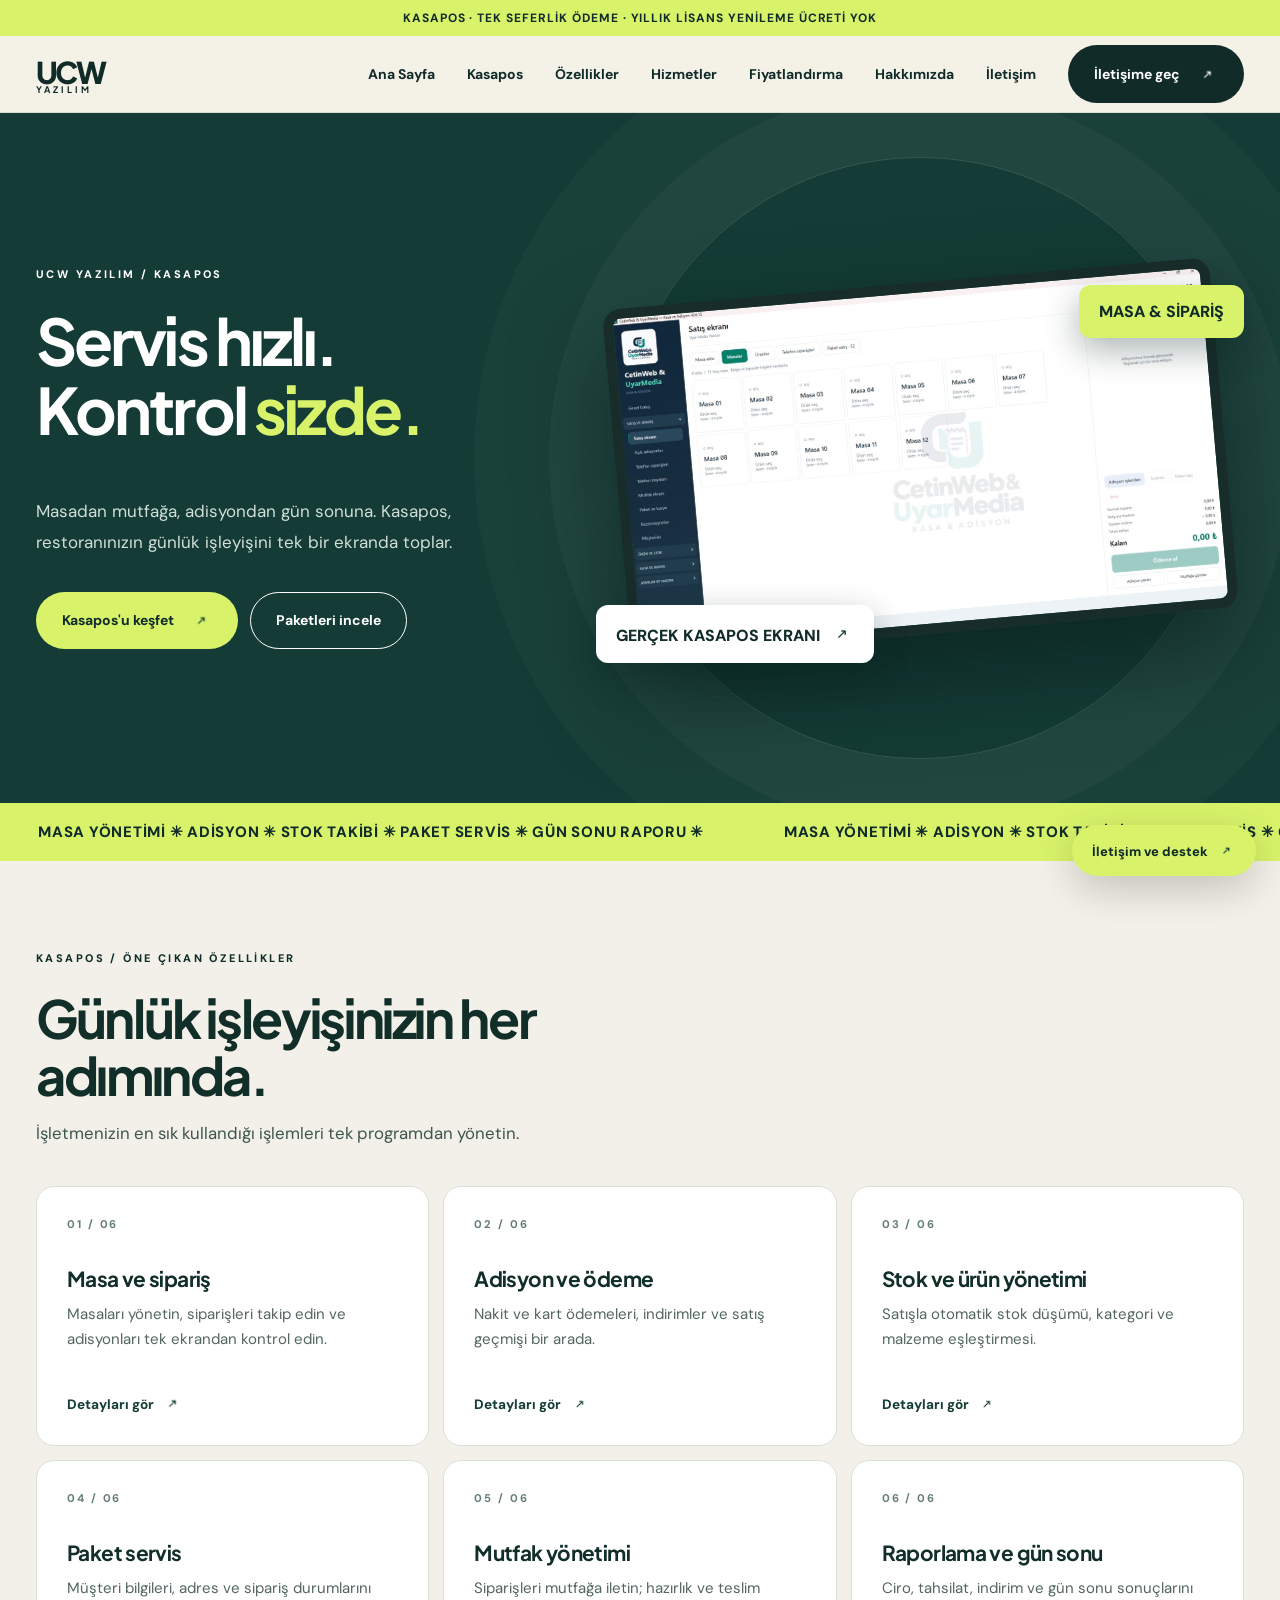
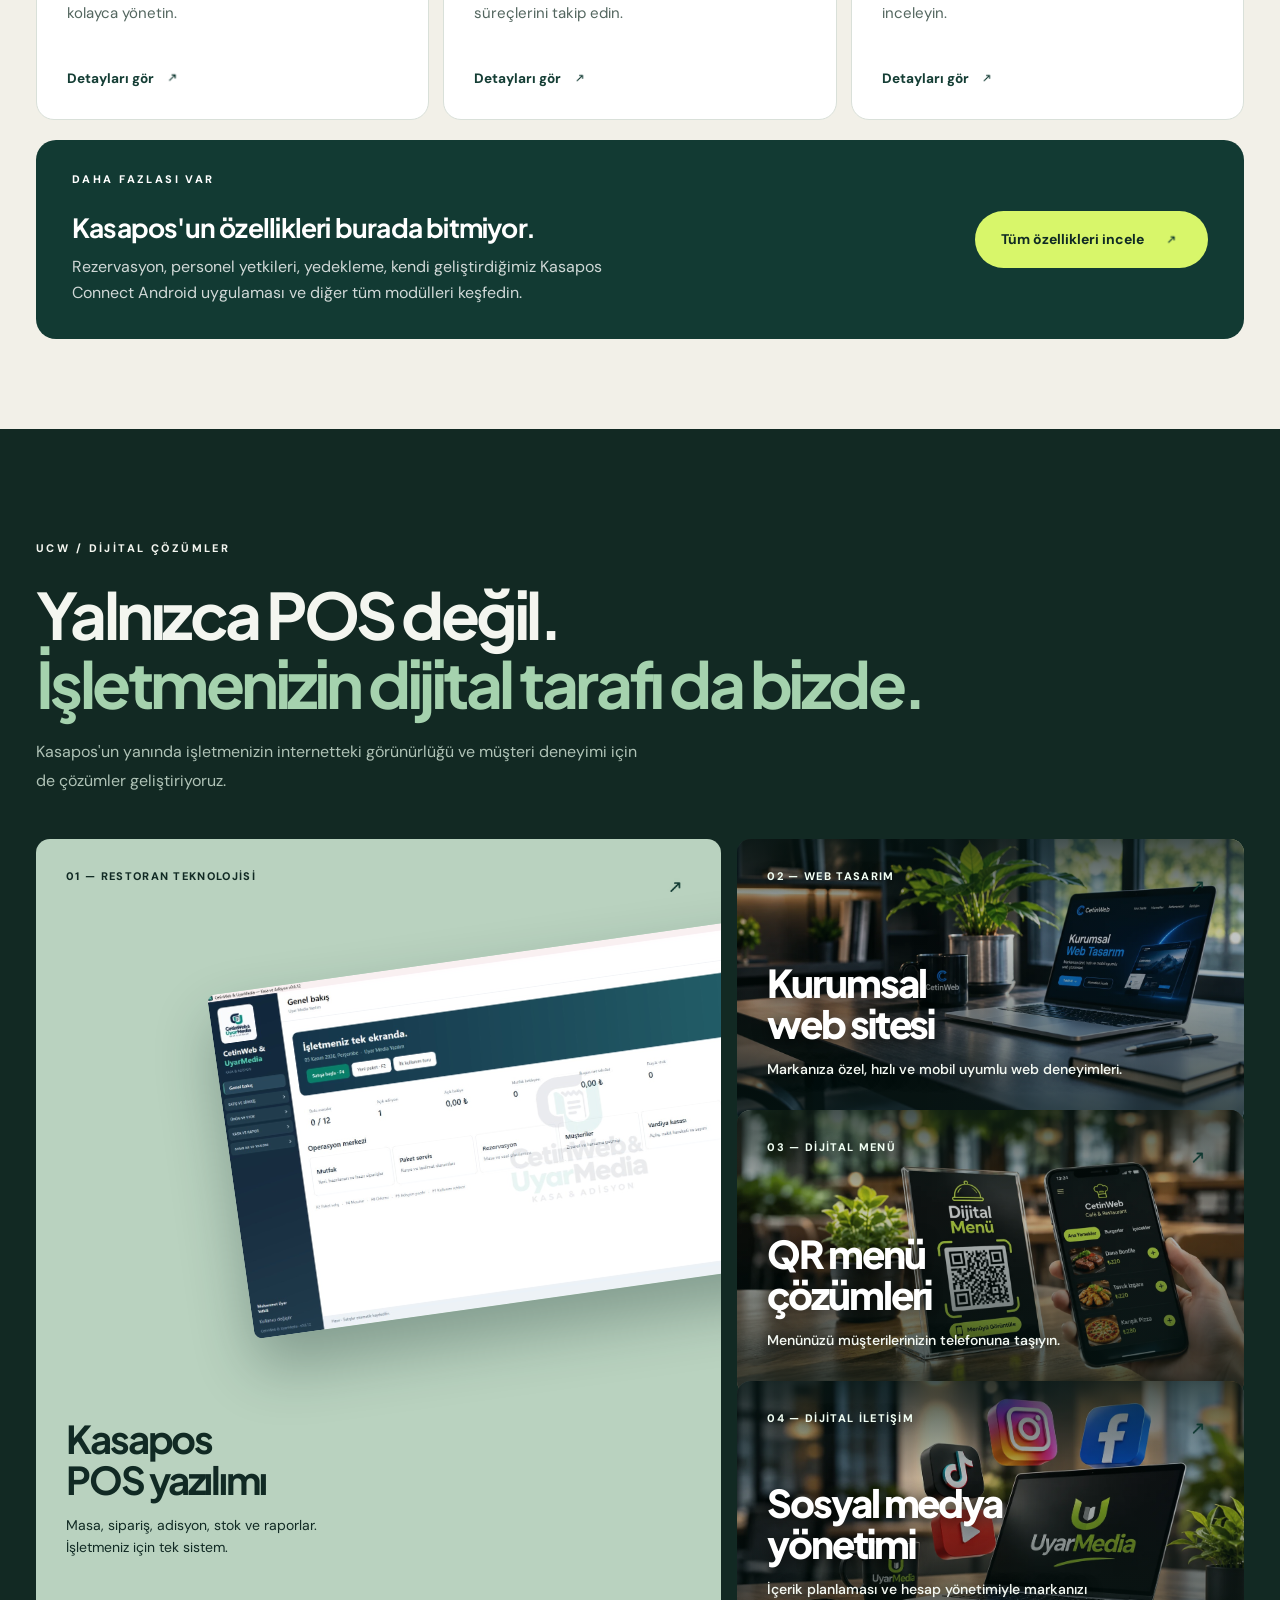
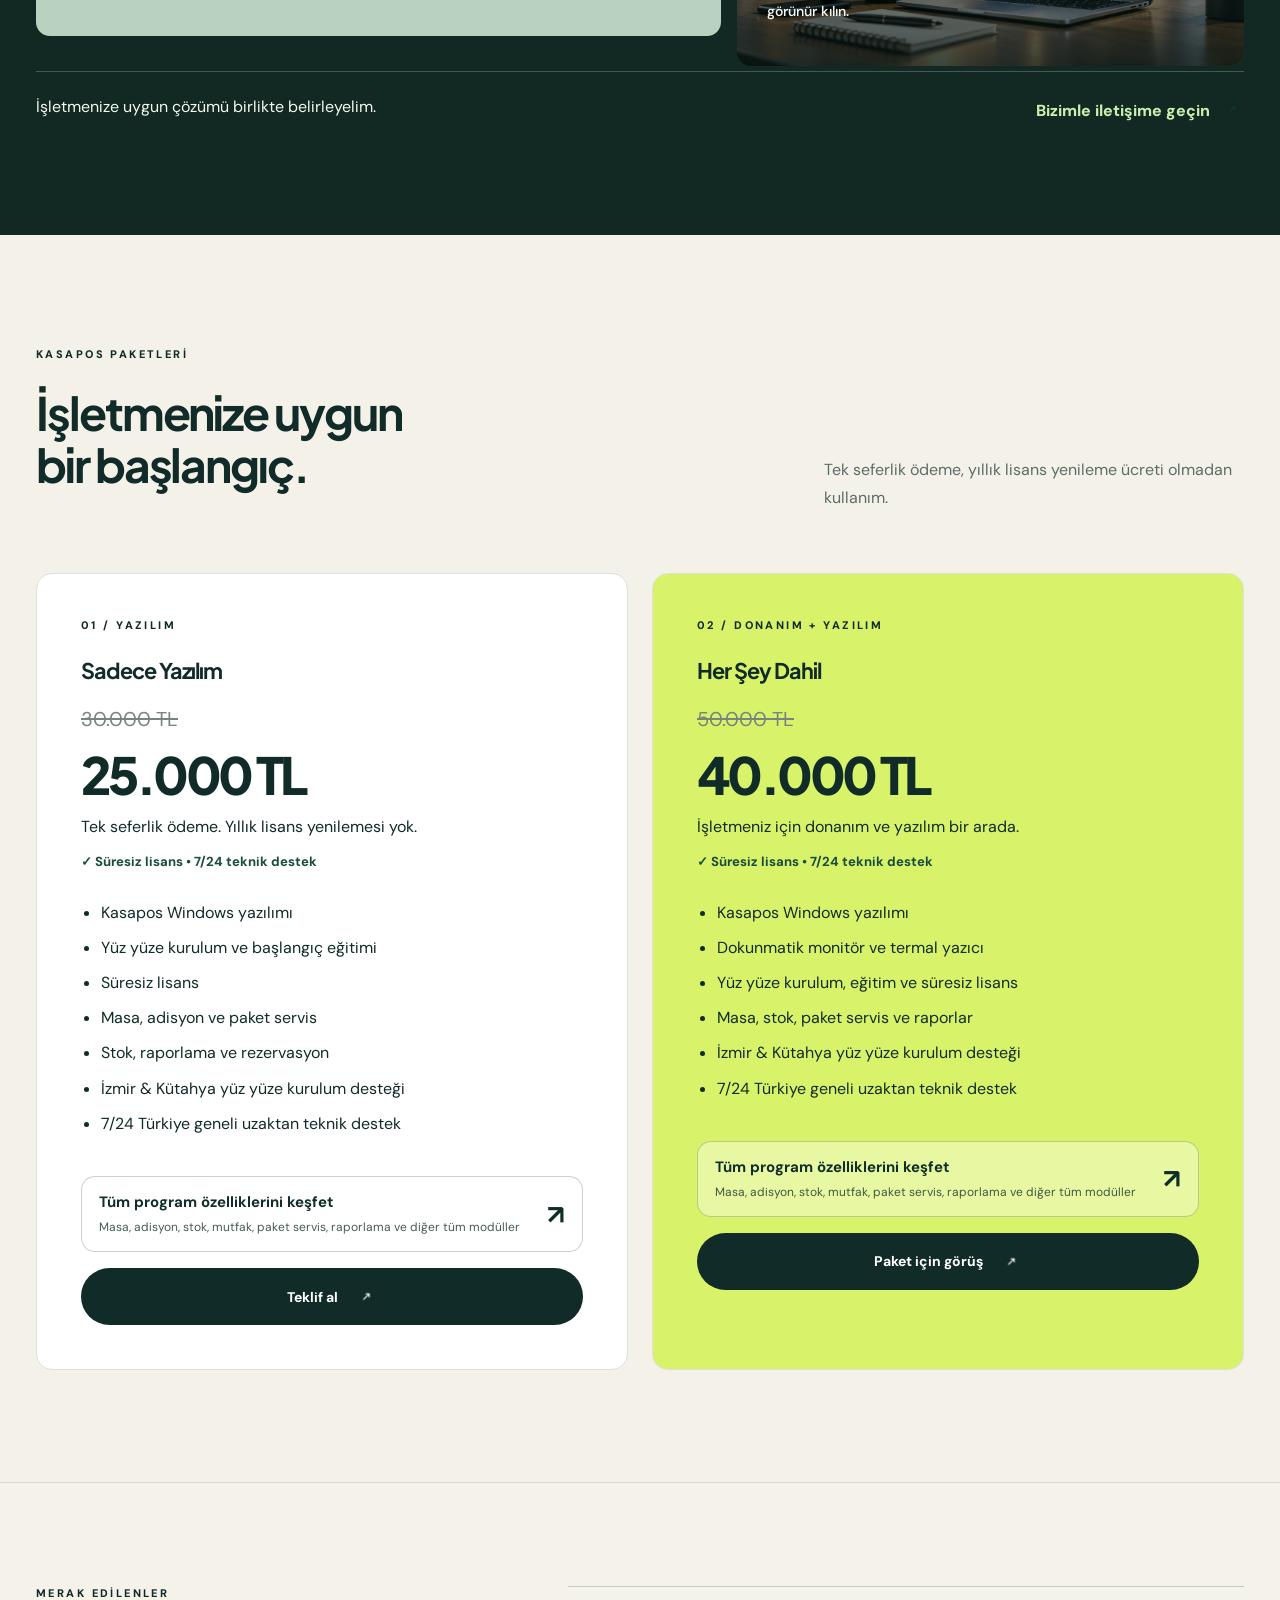
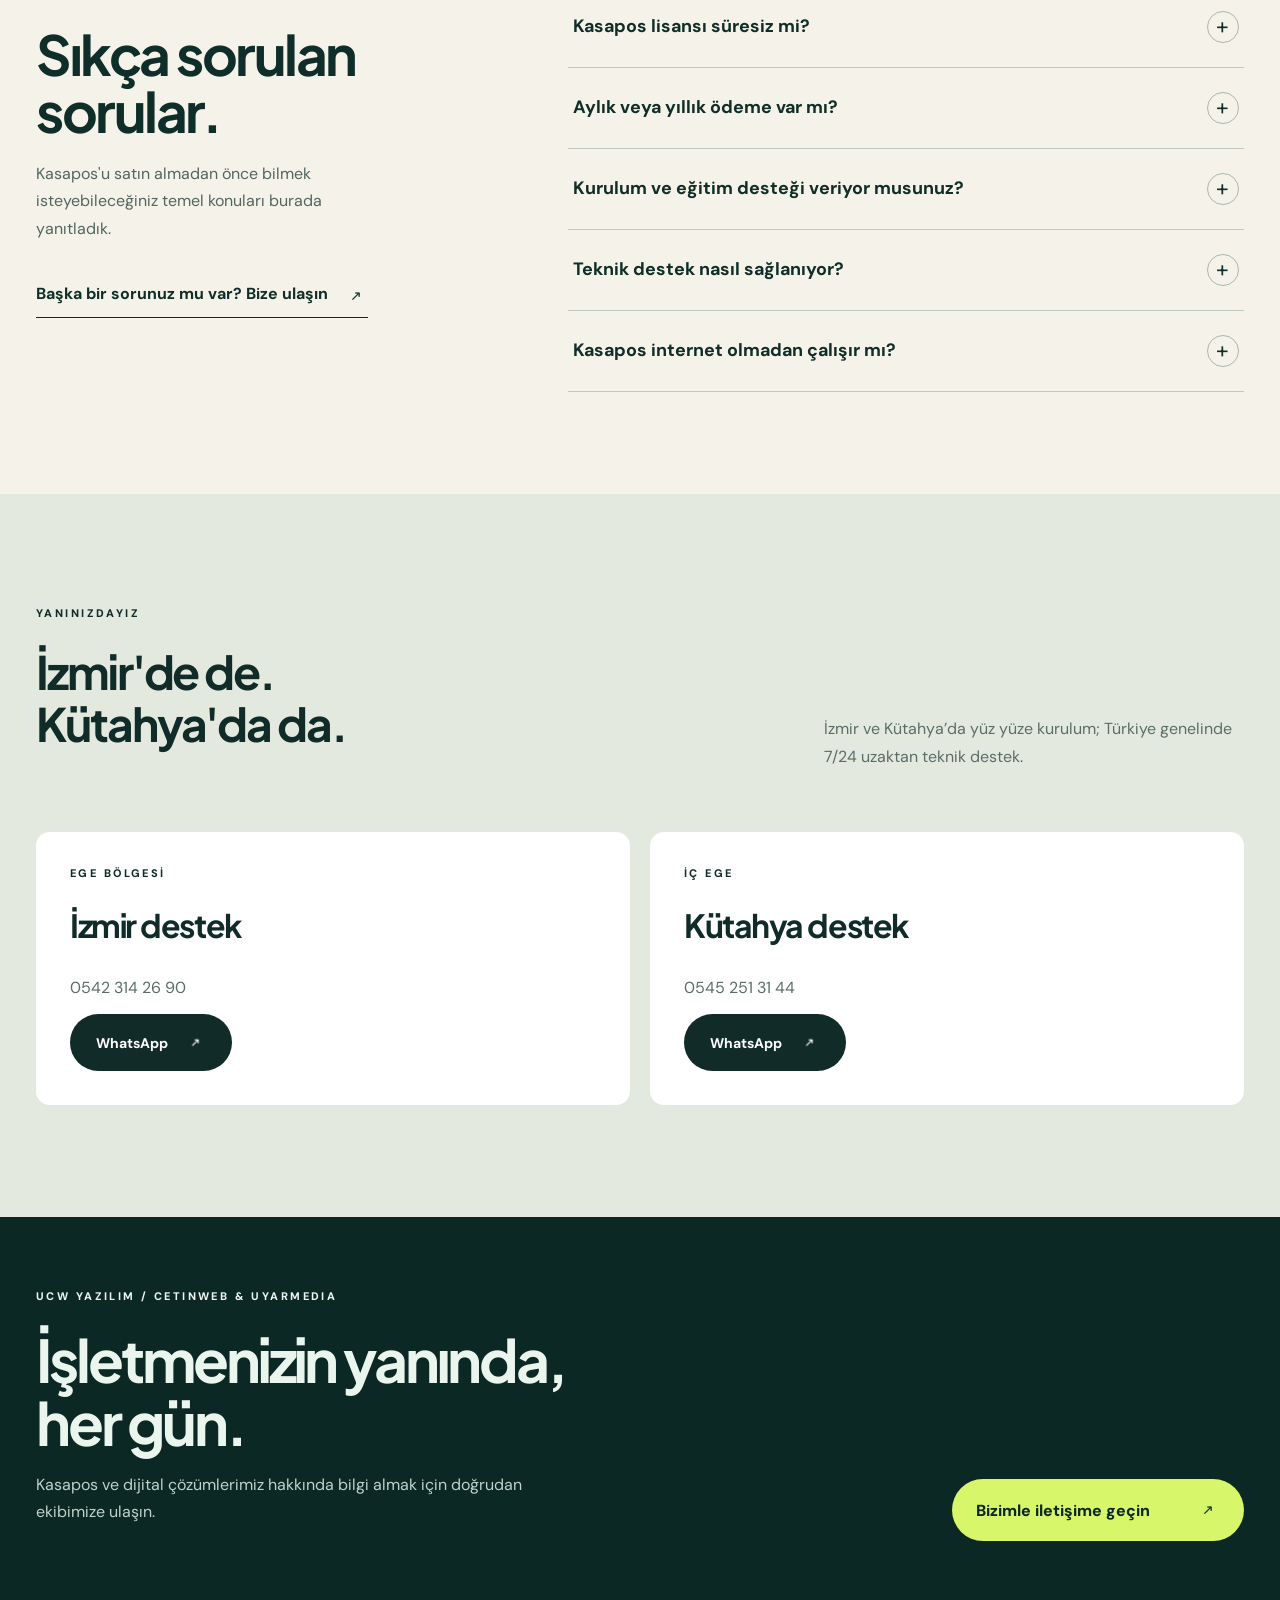
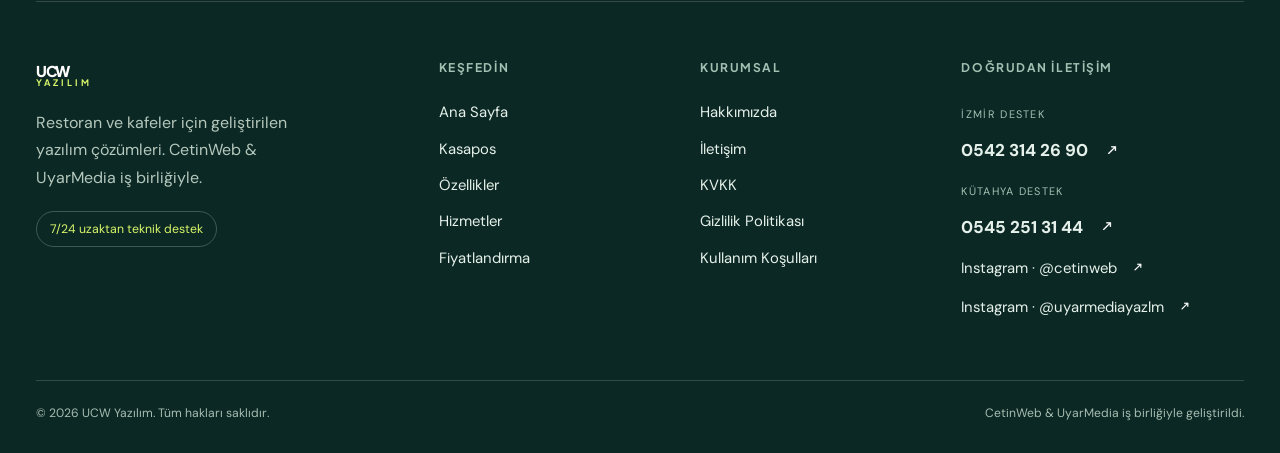
<file: index.html>
<!DOCTYPE html>

<html lang="tr"><head><meta charset="utf-8"/><meta content="width=device-width,initial-scale=1" name="viewport"/><meta content="#143b35" name="theme-color"/><title>Kasapos Restoran Otomasyonu | UCW Yazılım</title><meta content="UCW Yazılım Kasapos restoran otomasyon programı, fiyatlar ve teknik destek." name="description"/><link href="style.css" rel="stylesheet"/><link href="/favicon.ico" rel="icon" type="image/x-icon"/><link href="/favicon.png" rel="icon" type="image/png"/><link href="/apple-touch-icon.png" rel="apple-touch-icon" type="image/png"/><link href="https://ucwyazilim.com.tr/" rel="canonical"/><meta content="website" property="og:type"/><meta content="tr_TR" property="og:locale"/><meta content="UCW Yazılım" property="og:site_name"/><meta content="Kasapos Restoran Otomasyonu | UCW Yazılım" property="og:title"/><meta content="UCW Yazılım Kasapos restoran otomasyon programı, fiyatlar ve teknik destek." property="og:description"/><meta content="https://ucwyazilim.com.tr/" property="og:url"/><meta content="https://ucwyazilim.com.tr/assets/satis-ekrani.jpg" property="og:image"/><meta content="summary_large_image" name="twitter:card"/><script type="application/ld+json">{"@context": "https://schema.org", "@type": "Organization", "name": "UCW Yazılım", "url": "https://ucwyazilim.com.tr/", "logo": "https://ucwyazilim.com.tr/favicon.png", "sameAs": ["https://www.instagram.com/cetinweb/", "https://www.instagram.com/uyarmediayazlm/"], "contactPoint": [{"@type": "ContactPoint", "telephone": "+90-542-314-26-90", "contactType": "customer support", "areaServed": "TR", "availableLanguage": "Turkish"}, {"@type": "ContactPoint", "telephone": "+90-545-251-31-44", "contactType": "customer support", "areaServed": "TR", "availableLanguage": "Turkish"}]}</script></head><body><div class="announcement">KASAPOS · TEK SEFERLİK ÖDEME · YILLIK LİSANS YENİLEME ÜCRETİ YOK</div><header class="nav"><div class="wrap nav-inner"><a class="brand" href="index.html">UCW<small>YAZILIM</small></a><nav class="links" id="main-nav"><a href="index.html">Ana Sayfa</a><a href="kasapos.html">Kasapos</a><a href="ozellikler.html">Özellikler</a><a href="urunler.html">Hizmetler</a><a href="fiyatlandirma.html">Fiyatlandırma</a><a href="hakkimizda.html">Hakkımızda</a><a href="iletisim.html">İletişim</a><a class="btn btn-dark" href="iletisim.html">İletişime geç <span aria-hidden="true" class="ucw-arrow"></span></a></nav><button aria-controls="main-nav" aria-expanded="false" aria-label="Menüyü aç" class="hamb"><span></span><span></span><span></span></button></div></header><main><section class="hero"><div class="wrap hero-grid"><div class="reveal"><span class="eyebrow">UCW YAZILIM / KASAPOS</span><h1>Servis hızlı.<br/>Kontrol <em>sizde.</em></h1><p>Masadan mutfağa, adisyondan gün sonuna. Kasapos, restoranınızın günlük işleyişini tek bir ekranda toplar.</p><div class="actions"><a class="btn btn-lime" href="kasapos.html">Kasapos'u keşfet <span aria-hidden="true" class="ucw-arrow"></span></a><a class="btn btn-outline" href="fiyatlandirma.html">Paketleri incele</a></div></div><div class="hero-visual"><img alt="Gerçek Kasapos satış ekranı" class="main-shot" src="assets/satis-ekrani.jpg"/><div class="floating-tag tag-a">MASA &amp; SİPARİŞ</div><div class="floating-tag tag-b">GERÇEK KASAPOS EKRANI <span aria-hidden="true" class="ucw-arrow"></span></div></div></div></section><div class="strip"><div class="ticker"><span>MASA YÖNETİMİ ✳ ADİSYON ✳ STOK TAKİBİ ✳ PAKET SERVİS ✳ GÜN SONU RAPORU ✳ </span><span>MASA YÖNETİMİ ✳ ADİSYON ✳ STOK TAKİBİ ✳ PAKET SERVİS ✳ GÜN SONU RAPORU ✳ </span><span>MASA YÖNETİMİ ✳ ADİSYON ✳ STOK TAKİBİ ✳ PAKET SERVİS ✳ GÜN SONU RAPORU ✳ </span><span>MASA YÖNETİMİ ✳ ADİSYON ✳ STOK TAKİBİ ✳ PAKET SERVİS ✳ GÜN SONU RAPORU ✳ </span></div></div><section class="section v10-modules" id="tum-ozellikler"><div class="wrap"><div class="v11-intro reveal"><span class="eyebrow">KASAPOS / ÖNE ÇIKAN ÖZELLİKLER</span><h2>Günlük işleyişinizin her adımında.</h2><p>İşletmenizin en sık kullandığı işlemleri tek programdan yönetin.</p></div><div class="v11-feature-grid"><article class="v11-feature reveal"><span class="v11-feature-num">01 / 06</span><h3>Masa ve sipariş</h3><p>Masaları yönetin, siparişleri takip edin ve adisyonları tek ekrandan kontrol edin.</p><a aria-label="Masa ve sipariş hakkında daha fazla bilgi" href="ozellikler.html">Detayları gör <span aria-hidden="true"><span aria-hidden="true" class="ucw-arrow"></span></span></a></article><article class="v11-feature reveal"><span class="v11-feature-num">02 / 06</span><h3>Adisyon ve ödeme</h3><p>Nakit ve kart ödemeleri, indirimler ve satış geçmişi bir arada.</p><a aria-label="Adisyon ve ödeme hakkında daha fazla bilgi" href="ozellikler.html">Detayları gör <span aria-hidden="true"><span aria-hidden="true" class="ucw-arrow"></span></span></a></article><article class="v11-feature reveal"><span class="v11-feature-num">03 / 06</span><h3>Stok ve ürün yönetimi</h3><p>Satışla otomatik stok düşümü, kategori ve malzeme eşleştirmesi.</p><a aria-label="Stok ve ürün yönetimi hakkında daha fazla bilgi" href="ozellikler.html">Detayları gör <span aria-hidden="true"><span aria-hidden="true" class="ucw-arrow"></span></span></a></article><article class="v11-feature reveal"><span class="v11-feature-num">04 / 06</span><h3>Paket servis</h3><p>Müşteri bilgileri, adres ve sipariş durumlarını kolayca yönetin.</p><a aria-label="Paket servis hakkında daha fazla bilgi" href="ozellikler.html">Detayları gör <span aria-hidden="true"><span aria-hidden="true" class="ucw-arrow"></span></span></a></article><article class="v11-feature reveal"><span class="v11-feature-num">05 / 06</span><h3>Mutfak yönetimi</h3><p>Siparişleri mutfağa iletin; hazırlık ve teslim süreçlerini takip edin.</p><a aria-label="Mutfak yönetimi hakkında daha fazla bilgi" href="ozellikler.html">Detayları gör <span aria-hidden="true"><span aria-hidden="true" class="ucw-arrow"></span></span></a></article><article class="v11-feature reveal"><span class="v11-feature-num">06 / 06</span><h3>Raporlama ve gün sonu</h3><p>Ciro, tahsilat, indirim ve gün sonu sonuçlarını inceleyin.</p><a aria-label="Raporlama ve gün sonu hakkında daha fazla bilgi" href="ozellikler.html">Detayları gör <span aria-hidden="true"><span aria-hidden="true" class="ucw-arrow"></span></span></a></article></div><div class="v11-more reveal"><div><span class="eyebrow">DAHA FAZLASI VAR</span><h3>Kasapos'un özellikleri burada bitmiyor.</h3><p>Rezervasyon, personel yetkileri, yedekleme, kendi geliştirdiğimiz Kasapos Connect Android uygulaması ve diğer tüm modülleri keşfedin.</p></div><a class="btn btn-dark" href="ozellikler.html">Tüm özellikleri incele <span aria-hidden="true"><span aria-hidden="true" class="ucw-arrow"></span></span></a></div></div></section><section class="section services-editorial" id="hizmetler"><div class="wrap"><div class="services-heading reveal"><span class="eyebrow">UCW / DİJİTAL ÇÖZÜMLER</span><h2>Yalnızca POS değil.<br/><em>İşletmenizin dijital tarafı da bizde.</em></h2><p>Kasapos'un yanında işletmenizin internetteki görünürlüğü ve müşteri deneyimi için de çözümler geliştiriyoruz.</p></div><div class="service-editorial-grid"><a class="service-tile tile-primary reveal" href="kasapos.html"><span class="tile-top">01 — RESTORAN TEKNOLOJİSİ <b><span aria-hidden="true" class="ucw-arrow"></span></b></span><div class="tile-copy"><h3>Kasapos<br/>POS yazılımı</h3><p>Masa, sipariş, adisyon, stok ve raporlar. İşletmeniz için tek sistem.</p></div><img alt="Kasapos genel bakış" loading="lazy" src="assets/genel-bakis.jpg"/></a><a class="service-tile tile-web reveal" href="urunler.html"><img alt="CetinWeb kurumsal web tasarım çalışma ortamı" class="service-photo" decoding="async" loading="lazy" src="assets/web-tasarim.webp"/><span class="tile-top">02 — WEB TASARIM <b><span aria-hidden="true" class="ucw-arrow"></span></b></span><div class="tile-copy"><h3>Kurumsal<br/>web sitesi</h3><p>Markanıza özel, hızlı ve mobil uyumlu web deneyimleri.</p></div></a><a class="service-tile tile-qr reveal" href="urunler.html"><img alt="Restoranda CetinWeb dijital QR menü uygulaması" class="service-photo" decoding="async" loading="lazy" src="assets/qr-menu.webp"/><span class="tile-top">03 — DİJİTAL MENÜ <b><span aria-hidden="true" class="ucw-arrow"></span></b></span><div class="tile-copy"><h3>QR menü<br/>çözümleri</h3><p>Menünüzü müşterilerinizin telefonuna taşıyın.</p></div></a><a class="service-tile tile-social reveal" href="urunler.html"><img alt="UyarMedia sosyal medya yönetimi çalışma ortamı" class="service-photo" decoding="async" loading="lazy" src="assets/sosyal-medya.webp"/><span class="tile-top">04 — DİJİTAL İLETİŞİM <b><span aria-hidden="true" class="ucw-arrow"></span></b></span><div class="tile-copy"><h3>Sosyal medya<br/>yönetimi</h3><p>İçerik planlaması ve hesap yönetimiyle markanızı görünür kılın.</p></div></a></div><div class="services-bottom reveal"><span>İşletmenize uygun çözümü birlikte belirleyelim.</span><a href="iletisim.html">Bizimle iletişime geçin <span aria-hidden="true" class="ucw-arrow"></span></a></div></div></section><section class="section" id="fiyatlar"><div class="wrap"><div class="section-heading reveal"><div><span class="eyebrow">KASAPOS PAKETLERİ</span><h2>İşletmenize uygun<br/>bir başlangıç.</h2></div><p>Tek seferlik ödeme, yıllık lisans yenileme ücreti olmadan kullanım.</p></div><div class="prices"><article class="price reveal"><span class="eyebrow">01 / YAZILIM</span><h3>Sadece Yazılım</h3><div class="old">30.000 TL</div><div class="now">25.000 TL</div><p>Tek seferlik ödeme. Yıllık lisans yenilemesi yok.</p><div class="v11-support-tag">✓  Süresiz lisans  •  7/24 teknik destek</div><ul><li>Kasapos Windows yazılımı</li><li>Yüz yüze kurulum ve başlangıç eğitimi</li><li>Süresiz lisans</li><li>Masa, adisyon ve paket servis</li><li>Stok, raporlama ve rezervasyon</li><li>İzmir &amp; Kütahya yüz yüze kurulum desteği</li><li>7/24 Türkiye geneli uzaktan teknik destek</li></ul><a class="ucw-all-features" href="ozellikler.html" aria-label="Kasapos programının tüm özelliklerini incele"><span><strong>Tüm program özelliklerini keşfet</strong><small>Masa, adisyon, stok, mutfak, paket servis, raporlama ve diğer tüm modüller</small></span><span class="ucw-feature-arrow" aria-hidden="true">↗</span></a><a class="btn btn-dark" href="https://wa.me/905452513144?text=Kasapos%20yazilim%20paketi%20hakkinda%20bilgi%20almak%20istiyorum">Teklif al <span aria-hidden="true" class="ucw-arrow"></span></a></article><article class="price featured reveal"><span class="eyebrow">02 / DONANIM + YAZILIM</span><h3>Her Şey Dahil</h3><div class="old">50.000 TL</div><div class="now">40.000 TL</div><p>İşletmeniz için donanım ve yazılım bir arada.</p><div class="v11-support-tag">✓  Süresiz lisans  •  7/24 teknik destek</div><ul><li>Kasapos Windows yazılımı</li><li>Dokunmatik monitör ve termal yazıcı</li><li>Yüz yüze kurulum, eğitim ve süresiz lisans</li><li>Masa, stok, paket servis ve raporlar</li><li>İzmir &amp; Kütahya yüz yüze kurulum desteği</li><li>7/24 Türkiye geneli uzaktan teknik destek</li></ul><a class="ucw-all-features" href="ozellikler.html" aria-label="Kasapos programının tüm özelliklerini incele"><span><strong>Tüm program özelliklerini keşfet</strong><small>Masa, adisyon, stok, mutfak, paket servis, raporlama ve diğer tüm modüller</small></span><span class="ucw-feature-arrow" aria-hidden="true">↗</span></a><a class="btn btn-dark" href="https://wa.me/905452513144?text=Kasapos%20her%20sey%20dahil%20paket%20hakkinda%20bilgi%20almak%20istiyorum">Paket için görüş <span aria-hidden="true" class="ucw-arrow"></span></a></article></div></div></section><section class="section faq-section" id="sikca-sorulan-sorular"><div class="wrap faq-layout"><div class="faq-intro reveal"><span class="eyebrow">MERAK EDİLENLER</span><h2>Sıkça sorulan<br/>sorular.</h2><p>Kasapos'u satın almadan önce bilmek isteyebileceğiniz temel konuları burada yanıtladık.</p><a class="faq-contact" href="iletisim.html">Başka bir sorunuz mu var? Bize ulaşın <span aria-hidden="true"><span aria-hidden="true" class="ucw-arrow"></span></span></a></div><div class="faq-items reveal"><details class="faq-item"><summary>Kasapos lisansı süresiz mi?<span aria-hidden="true" class="faq-toggle"></span></summary><div class="faq-answer">Evet. Kasapos, satın aldığınız bilgisayar için süresiz lisansla sunulur. Lisansınız için her yıl yenileme ücreti ödemezsiniz.</div></details><details class="faq-item"><summary>Aylık veya yıllık ödeme var mı?<span aria-hidden="true" class="faq-toggle"></span></summary><div class="faq-answer">Hayır. Kasapos paketlerinde yazılım lisansı için aylık abonelik veya yıllık lisans yenileme ücreti bulunmaz. Paket bedelini bir kez ödersiniz.</div></details><details class="faq-item"><summary>Kurulum ve eğitim desteği veriyor musunuz?<span aria-hidden="true" class="faq-toggle"></span></summary><div class="faq-answer">Evet. Her iki pakette de başlangıç eğitimi ve yüz yüze kurulum desteği bulunur. İzmir ve Kütahya'daki kurulumlar için ekibimizle iletişime geçebilirsiniz.</div></details><details class="faq-item"><summary>Teknik destek nasıl sağlanıyor?<span aria-hidden="true" class="faq-toggle"></span></summary><div class="faq-answer">İzmir ve Kütahya destek hatlarımız üzerinden bize ulaşabilirsiniz. Türkiye genelinde 7/24 uzaktan teknik destek sunuyoruz.</div></details><details class="faq-item"><summary>Kasapos internet olmadan çalışır mı?<span aria-hidden="true" class="faq-toggle"></span></summary><div class="faq-answer">Evet. Kasapos yerel veritabanıyla çalışır; masa, sipariş, adisyon, satış ve stok işlemleri için Wi-Fi veya internet bağlantısı gerekmez. Yalnızca kendi geliştirdiğimiz Kasapos Connect Android uygulamasını kasa programına bağlarken telefon ile bilgisayarın aynı Wi-Fi ağına bağlı olması gerekir. Uzaktan teknik destek için ayrıca internet bağlantısı gerekebilir.</div></details></div></div></section><section class="section support"><div class="wrap"><div class="section-heading reveal"><div><span class="eyebrow">YANINIZDAYIZ</span><h2>İzmir'de de.<br/>Kütahya'da da.</h2></div><p>İzmir ve Kütahya’da yüz yüze kurulum; Türkiye genelinde 7/24 uzaktan teknik destek.</p></div><div class="support-grid"><div class="support-card reveal"><span class="eyebrow">EGE BÖLGESİ</span><h3>İzmir destek</h3><p>0542 314 26 90</p><a class="btn btn-dark" href="https://wa.me/905423142690">WhatsApp <span aria-hidden="true" class="ucw-arrow"></span></a></div><div class="support-card reveal"><span class="eyebrow">İÇ EGE</span><h3>Kütahya destek</h3><p>0545 251 31 44</p><a class="btn btn-dark" href="https://wa.me/905452513144">WhatsApp <span aria-hidden="true" class="ucw-arrow"></span></a></div></div></div></section></main><footer class="footer v11-footer"><div class="wrap"><div class="v11-footer-top"><div><span class="eyebrow">UCW YAZILIM / CETINWEB &amp; UYARMEDIA</span><h2>İşletmenizin yanında,<br/>her gün.</h2><p>Kasapos ve dijital çözümlerimiz hakkında bilgi almak için doğrudan ekibimize ulaşın.</p></div><a class="v11-footer-cta" href="iletisim.html">Bizimle iletişime geçin <span><span aria-hidden="true" class="ucw-arrow"></span></span></a></div><div class="v11-footer-grid"><div class="v11-footer-brand"><a class="brand" href="index.html">UCW<small>YAZILIM</small></a><p>Restoran ve kafeler için geliştirilen yazılım çözümleri. CetinWeb &amp; UyarMedia iş birliğiyle.</p><span class="v11-footer-pill">7/24 uzaktan teknik destek</span></div><div><h3>Keşfedin</h3><a href="index.html">Ana Sayfa</a><a href="kasapos.html">Kasapos</a><a href="ozellikler.html">Özellikler</a><a href="urunler.html">Hizmetler</a><a href="fiyatlandirma.html">Fiyatlandırma</a></div><div><h3>Kurumsal</h3><a href="hakkimizda.html">Hakkımızda</a><a href="iletisim.html">İletişim</a><a href="kvkk.html">KVKK</a><a href="gizlilik.html">Gizlilik Politikası</a><a href="kullanim.html">Kullanım Koşulları</a></div><div><h3>Doğrudan iletişim</h3><span class="v11-contact-label">İZMİR DESTEK</span><a class="v11-phone" href="tel:+905423142690">0542 314 26 90 <span aria-hidden="true" class="ucw-arrow"></span></a><span class="v11-contact-label">KÜTAHYA DESTEK</span><a class="v11-phone" href="tel:+905452513144">0545 251 31 44 <span aria-hidden="true" class="ucw-arrow"></span></a><a href="https://instagram.com/cetinweb" rel="noopener" target="_blank">Instagram · @cetinweb <span aria-hidden="true" class="ucw-arrow"></span></a><a href="https://instagram.com/uyarmediayazlm" rel="noopener" target="_blank">Instagram · @uyarmediayazlm <span aria-hidden="true" class="ucw-arrow"></span></a></div></div><div class="v11-footer-bottom"><span>© 2026 UCW Yazılım. Tüm hakları saklıdır.</span><span>CetinWeb &amp; UyarMedia iş birliğiyle geliştirildi.</span></div></div></footer><a aria-label="İletişim ve sosyal medya hesaplarımız" class="wa-float" href="iletisim.html">İletişim ve destek <span aria-hidden="true" class="ucw-arrow"></span></a><script src="script.js"></script></body></html>
</file>
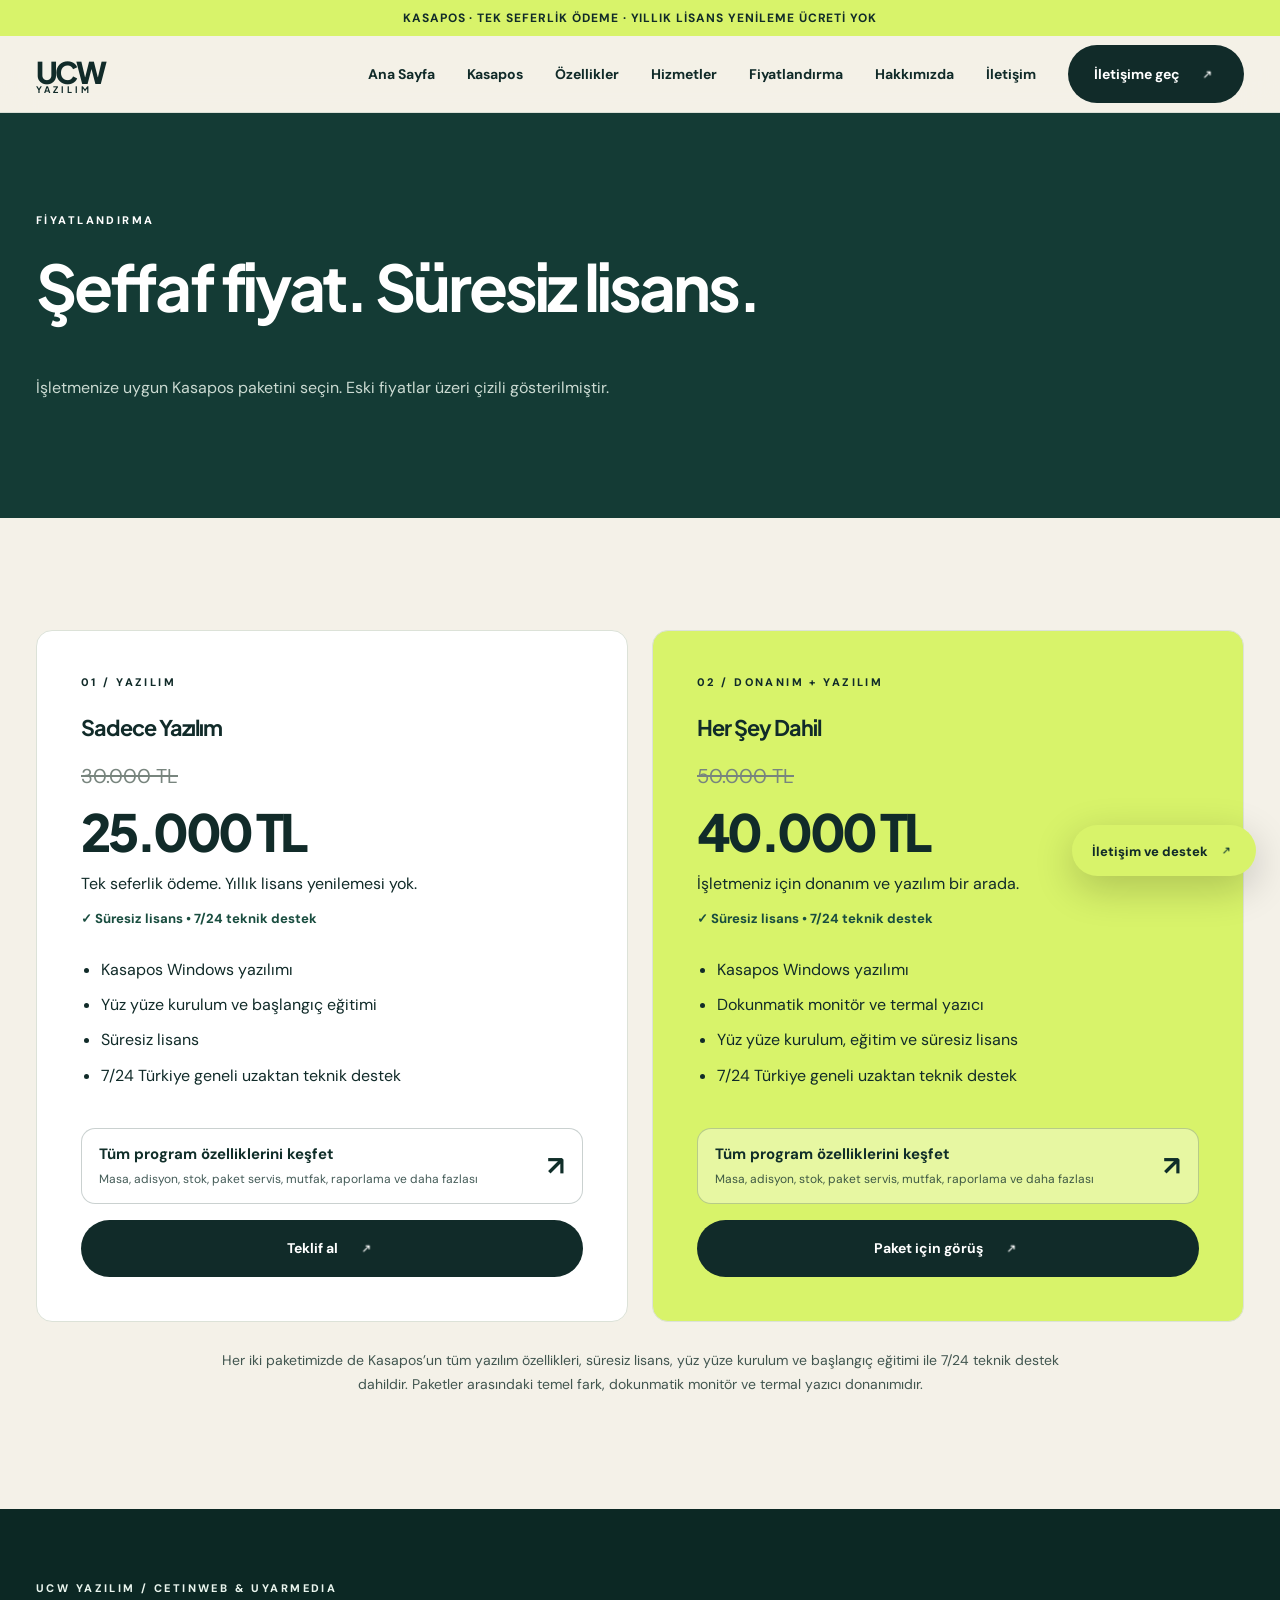
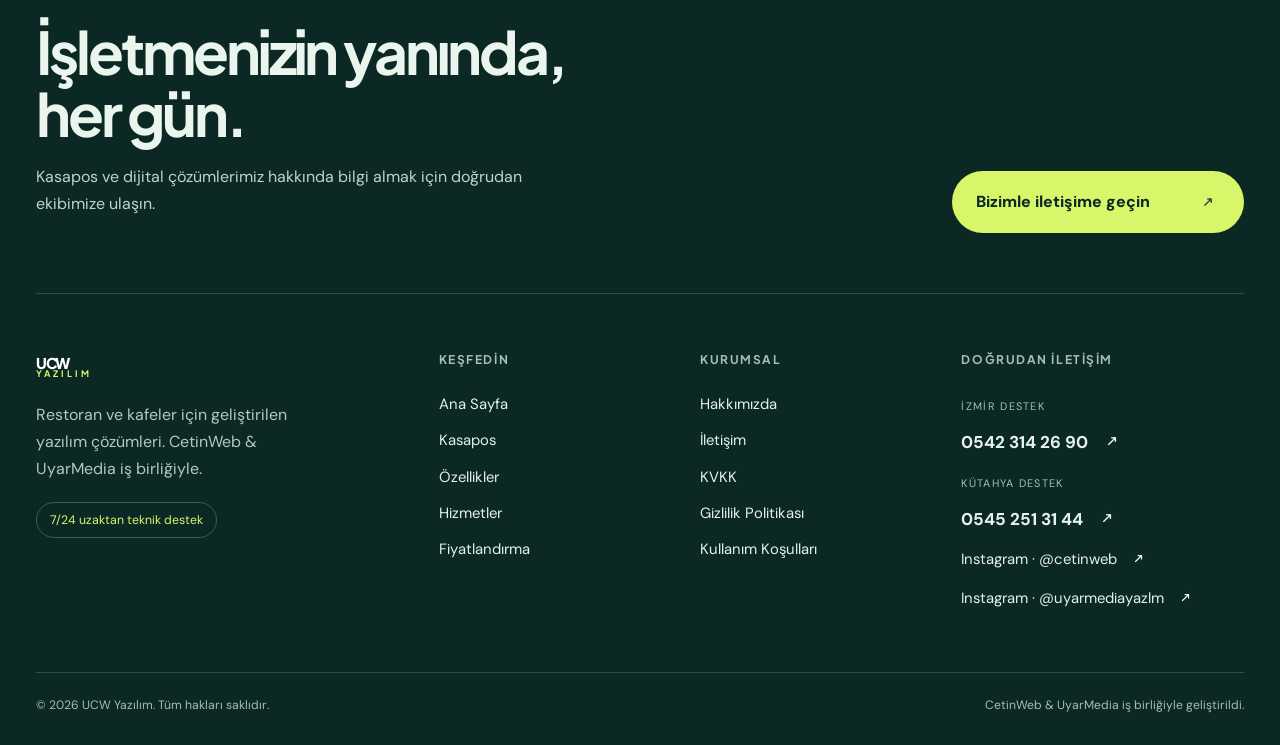
<file: fiyatlandirma.html>
<!DOCTYPE html>

<html lang="tr"><head><meta charset="utf-8"/><meta content="width=device-width,initial-scale=1" name="viewport"/><meta content="#143b35" name="theme-color"/><title>Şeffaf fiyat. Süresiz lisans. | UCW Yazılım</title><meta content="İşletmenize uygun Kasapos paketini seçin. Eski fiyatlar üzeri çizili gösterilmiştir." name="description"/><link href="style.css" rel="stylesheet"/><link href="/favicon.ico" rel="icon" type="image/x-icon"/><link href="/favicon.png" rel="icon" type="image/png"/><link href="/apple-touch-icon.png" rel="apple-touch-icon" type="image/png"/><link href="https://ucwyazilim.com.tr/fiyatlandirma.html" rel="canonical"/><meta content="website" property="og:type"/><meta content="tr_TR" property="og:locale"/><meta content="UCW Yazılım" property="og:site_name"/><meta content="Şeffaf fiyat. Süresiz lisans. | UCW Yazılım" property="og:title"/><meta content="İşletmenize uygun Kasapos paketini seçin. Eski fiyatlar üzeri çizili gösterilmiştir." property="og:description"/><meta content="https://ucwyazilim.com.tr/fiyatlandirma.html" property="og:url"/><meta content="https://ucwyazilim.com.tr/assets/satis-ekrani.jpg" property="og:image"/><meta content="summary_large_image" name="twitter:card"/></head><body><div class="announcement">KASAPOS · TEK SEFERLİK ÖDEME · YILLIK LİSANS YENİLEME ÜCRETİ YOK</div><header class="nav"><div class="wrap nav-inner"><a class="brand" href="index.html">UCW<small>YAZILIM</small></a><nav class="links" id="main-nav"><a href="index.html">Ana Sayfa</a><a href="kasapos.html">Kasapos</a><a href="ozellikler.html">Özellikler</a><a href="urunler.html">Hizmetler</a><a href="fiyatlandirma.html">Fiyatlandırma</a><a href="hakkimizda.html">Hakkımızda</a><a href="iletisim.html">İletişim</a><a class="btn btn-dark" href="iletisim.html">İletişime geç <span aria-hidden="true" class="ucw-arrow"></span></a></nav><button aria-controls="main-nav" aria-expanded="false" aria-label="Menüyü aç" class="hamb"><span></span><span></span><span></span></button></div></header><main><section class="page-hero"><div class="wrap"><span class="eyebrow">FİYATLANDIRMA</span><h1>Şeffaf fiyat. Süresiz lisans.</h1><p>İşletmenize uygun Kasapos paketini seçin. Eski fiyatlar üzeri çizili gösterilmiştir.</p></div></section><section class="section"><div class="wrap"><div class="prices"><article class="price reveal"><span class="eyebrow">01 / YAZILIM</span><h3>Sadece Yazılım</h3><div class="old">30.000 TL</div><div class="now">25.000 TL</div><p>Tek seferlik ödeme. Yıllık lisans yenilemesi yok.</p><div class="v11-support-tag">✓  Süresiz lisans  •  7/24 teknik destek</div><ul><li>Kasapos Windows yazılımı</li><li>Yüz yüze kurulum ve başlangıç eğitimi</li><li>Süresiz lisans</li><li>7/24 Türkiye geneli uzaktan teknik destek</li></ul><a class="ucw-all-features" href="ozellikler.html#tum-ozellikler" aria-label="Kasapos programının tüm özelliklerini incele"><span><strong>Tüm program özelliklerini keşfet</strong><small>Masa, adisyon, stok, paket servis, mutfak, raporlama ve daha fazlası</small></span><span aria-hidden="true" class="ucw-feature-arrow">↗</span></a><a class="btn btn-dark" href="https://wa.me/905452513144?text=Kasapos%20yazilim%20paketi%20hakkinda%20bilgi%20almak%20istiyorum">Teklif al <span aria-hidden="true" class="ucw-arrow"></span></a></article><article class="price featured reveal"><span class="eyebrow">02 / DONANIM + YAZILIM</span><h3>Her Şey Dahil</h3><div class="old">50.000 TL</div><div class="now">40.000 TL</div><p>İşletmeniz için donanım ve yazılım bir arada.</p><div class="v11-support-tag">✓  Süresiz lisans  •  7/24 teknik destek</div><ul><li>Kasapos Windows yazılımı</li><li>Dokunmatik monitör ve termal yazıcı</li><li>Yüz yüze kurulum, eğitim ve süresiz lisans</li><li>7/24 Türkiye geneli uzaktan teknik destek</li></ul><a class="ucw-all-features" href="ozellikler.html#tum-ozellikler" aria-label="Kasapos programının tüm özelliklerini incele"><span><strong>Tüm program özelliklerini keşfet</strong><small>Masa, adisyon, stok, paket servis, mutfak, raporlama ve daha fazlası</small></span><span aria-hidden="true" class="ucw-feature-arrow">↗</span></a><a class="btn btn-dark" href="https://wa.me/905452513144?text=Kasapos%20her%20sey%20dahil%20paket%20hakkinda%20bilgi%20almak%20istiyorum">Paket için görüş <span aria-hidden="true" class="ucw-arrow"></span></a></article></div><p class="ucw-price-note">Her iki paketimizde de Kasapos’un tüm yazılım özellikleri, süresiz lisans, yüz yüze kurulum ve başlangıç eğitimi ile 7/24 teknik destek dahildir. Paketler arasındaki temel fark, dokunmatik monitör ve termal yazıcı donanımıdır.</p></div></section></main><footer class="footer v11-footer"><div class="wrap"><div class="v11-footer-top"><div><span class="eyebrow">UCW YAZILIM / CETINWEB &amp; UYARMEDIA</span><h2>İşletmenizin yanında,<br/>her gün.</h2><p>Kasapos ve dijital çözümlerimiz hakkında bilgi almak için doğrudan ekibimize ulaşın.</p></div><a class="v11-footer-cta" href="iletisim.html">Bizimle iletişime geçin <span><span aria-hidden="true" class="ucw-arrow"></span></span></a></div><div class="v11-footer-grid"><div class="v11-footer-brand"><a class="brand" href="index.html">UCW<small>YAZILIM</small></a><p>Restoran ve kafeler için geliştirilen yazılım çözümleri. CetinWeb &amp; UyarMedia iş birliğiyle.</p><span class="v11-footer-pill">7/24 uzaktan teknik destek</span></div><div><h3>Keşfedin</h3><a href="index.html">Ana Sayfa</a><a href="kasapos.html">Kasapos</a><a href="ozellikler.html">Özellikler</a><a href="urunler.html">Hizmetler</a><a href="fiyatlandirma.html">Fiyatlandırma</a></div><div><h3>Kurumsal</h3><a href="hakkimizda.html">Hakkımızda</a><a href="iletisim.html">İletişim</a><a href="kvkk.html">KVKK</a><a href="gizlilik.html">Gizlilik Politikası</a><a href="kullanim.html">Kullanım Koşulları</a></div><div><h3>Doğrudan iletişim</h3><span class="v11-contact-label">İZMİR DESTEK</span><a class="v11-phone" href="tel:+905423142690">0542 314 26 90 <span aria-hidden="true" class="ucw-arrow"></span></a><span class="v11-contact-label">KÜTAHYA DESTEK</span><a class="v11-phone" href="tel:+905452513144">0545 251 31 44 <span aria-hidden="true" class="ucw-arrow"></span></a><a href="https://instagram.com/cetinweb" rel="noopener" target="_blank">Instagram · @cetinweb <span aria-hidden="true" class="ucw-arrow"></span></a><a href="https://instagram.com/uyarmediayazlm" rel="noopener" target="_blank">Instagram · @uyarmediayazlm <span aria-hidden="true" class="ucw-arrow"></span></a></div></div><div class="v11-footer-bottom"><span>© 2026 UCW Yazılım. Tüm hakları saklıdır.</span><span>CetinWeb &amp; UyarMedia iş birliğiyle geliştirildi.</span></div></div></footer><a aria-label="İletişim ve sosyal medya hesaplarımız" class="wa-float" href="iletisim.html">İletişim ve destek <span aria-hidden="true" class="ucw-arrow"></span></a><script src="script.js"></script></body></html>
</file>
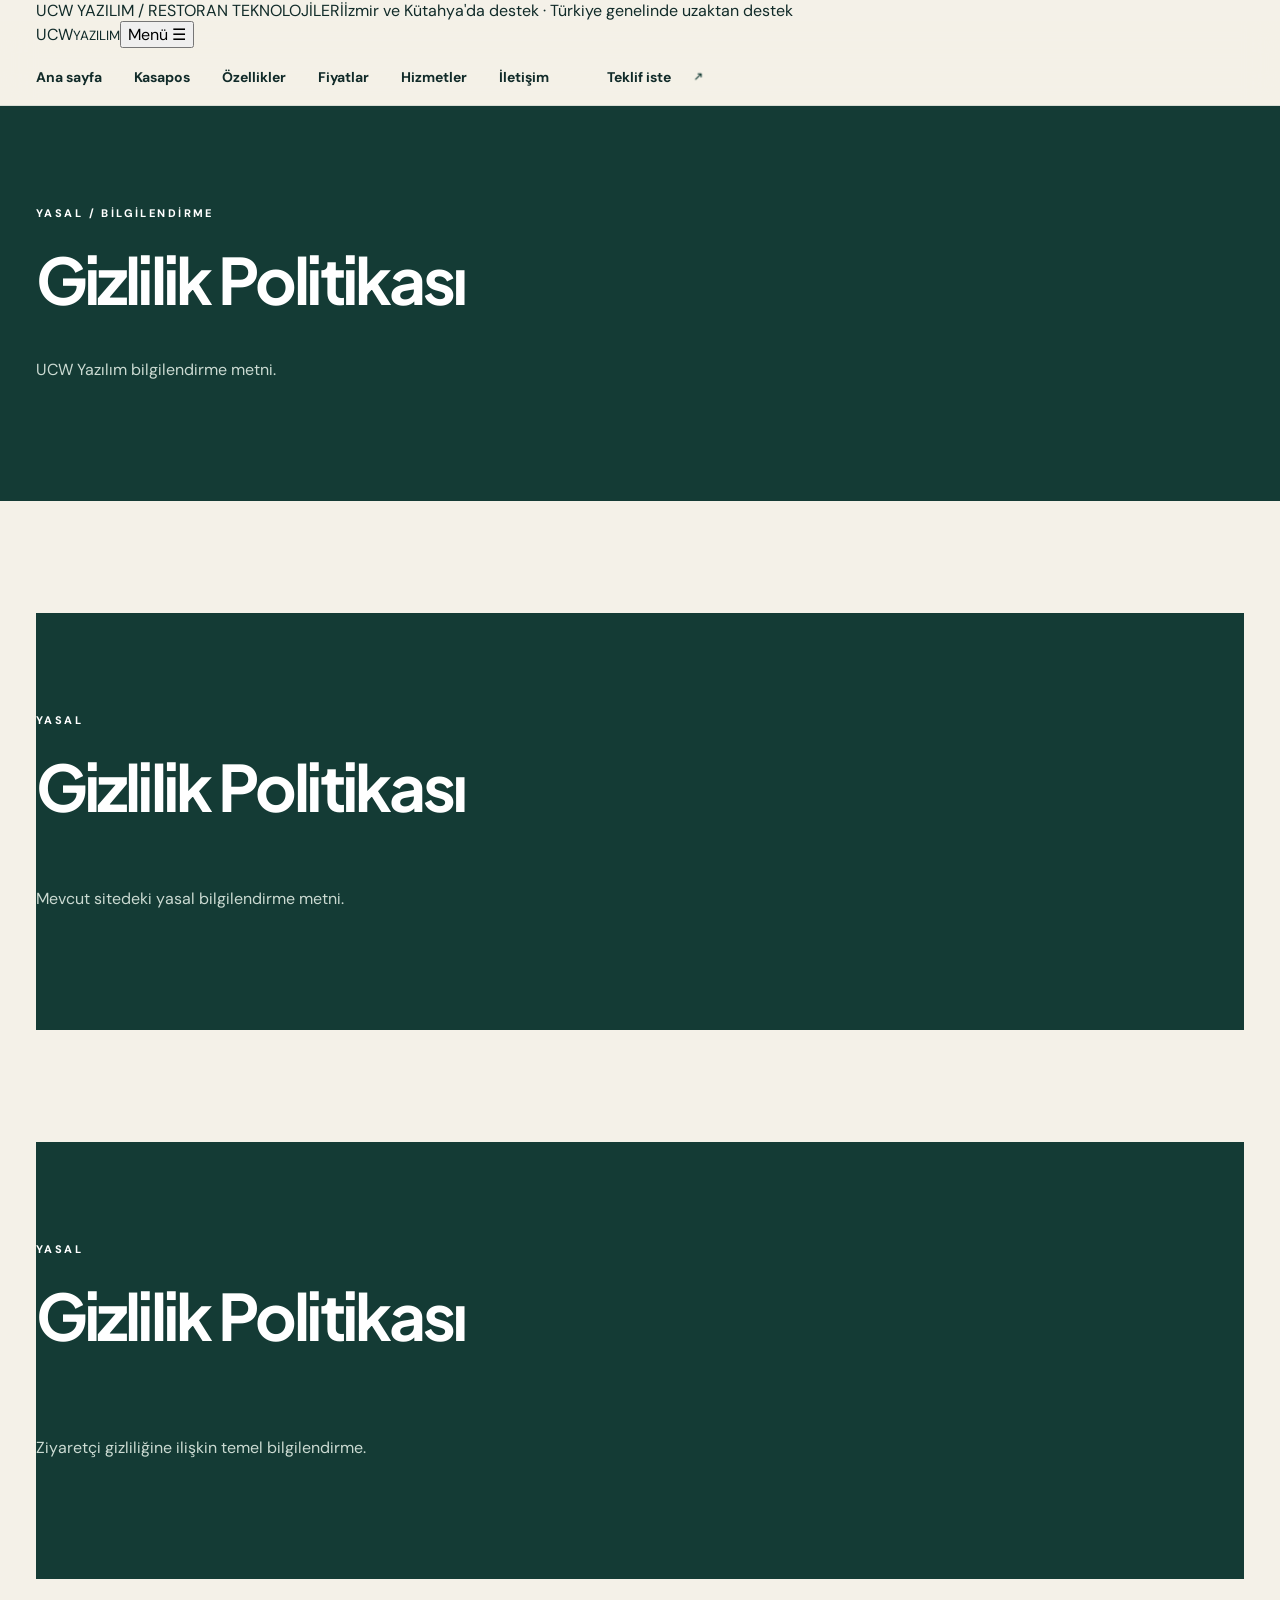
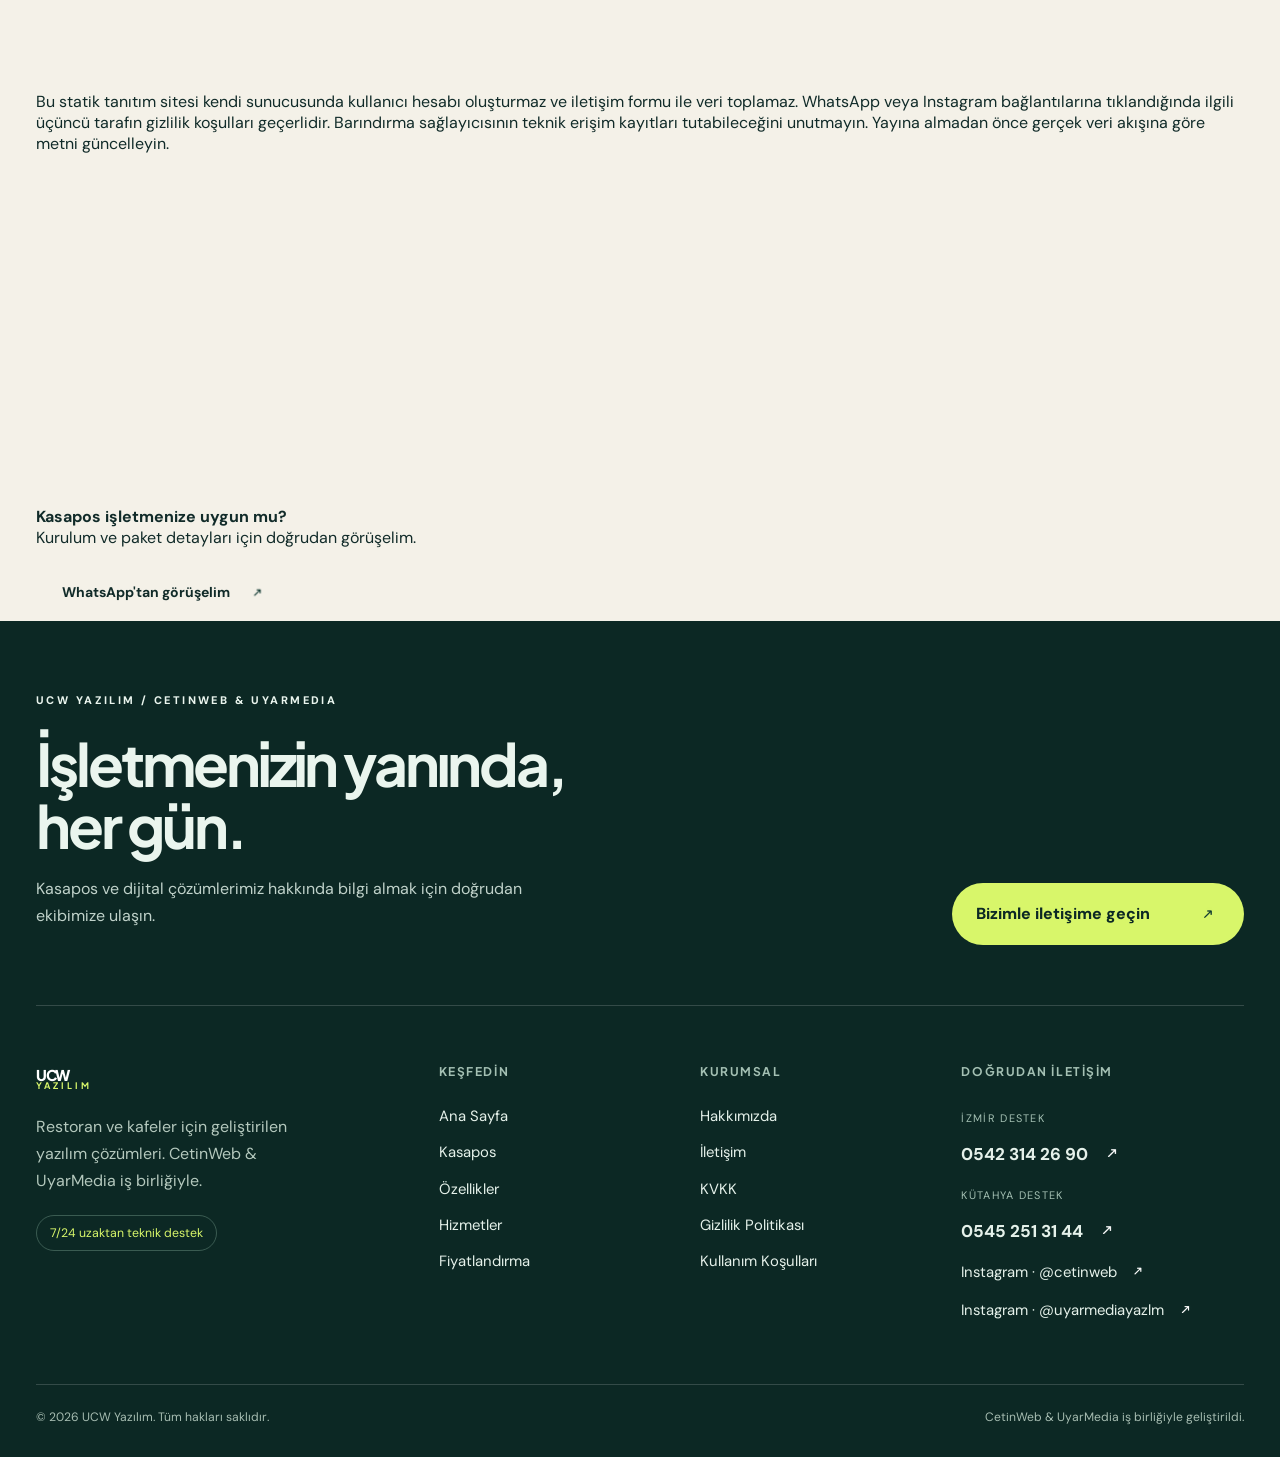
<file: gizlilik.html>
<!DOCTYPE html>

<html lang="tr"><head><meta charset="utf-8"/><meta content="width=device-width,initial-scale=1" name="viewport"/><title>Gizlilik Politikası | UCW Yazılım</title><meta content="UCW Yazılım Kasapos restoran ve kafe otomasyon yazılımı. İzmir ve Kütahya destek." name="description"/><link href="style.css" rel="stylesheet"/><link href="/favicon.ico" rel="icon" type="image/x-icon"/><link href="/favicon.png" rel="icon" type="image/png"/><link href="/apple-touch-icon.png" rel="apple-touch-icon" type="image/png"/><link href="https://ucwyazilim.com.tr/gizlilik.html" rel="canonical"/><meta content="website" property="og:type"/><meta content="tr_TR" property="og:locale"/><meta content="UCW Yazılım" property="og:site_name"/><meta content="Gizlilik Politikası | UCW Yazılım" property="og:title"/><meta content="UCW Yazılım Kasapos restoran ve kafe otomasyon yazılımı. İzmir ve Kütahya destek." property="og:description"/><meta content="https://ucwyazilim.com.tr/gizlilik.html" property="og:url"/><meta content="https://ucwyazilim.com.tr/assets/satis-ekrani.jpg" property="og:image"/><meta content="summary_large_image" name="twitter:card"/></head><body><div class="top"><div class="wrap"><span>UCW YAZILIM / RESTORAN TEKNOLOJİLERİ</span><span>İzmir ve Kütahya'da destek · Türkiye genelinde uzaktan destek</span></div></div><header class="nav"><div class="wrap"><a class="logo" href="index.html"><span>UCW<i></i><small>YAZILIM</small></span></a><button aria-expanded="false" aria-label="Menüyü aç" class="menu">Menü ☰</button><nav class="links"><a href="index.html">Ana sayfa</a><a href="kasapos.html">Kasapos</a><a href="ozellikler.html">Özellikler</a><a href="fiyatlandirma.html">Fiyatlar</a><a href="urunler.html">Hizmetler</a><a href="iletisim.html">İletişim</a><a class="btn" href="https://wa.me/905452513144?text=Merhaba%2C%20Kasapos%20hakk%C4%B1nda%20bilgi%20almak%20istiyorum." rel="noopener" target="_blank">Teklif iste <span aria-hidden="true" class="ucw-arrow"></span></a></nav></div></header><main><div class="page-hero"><div class="wrap"><div class="eyebrow">YASAL / BİLGİLENDİRME</div><h1>Gizlilik Politikası</h1><p>UCW Yazılım bilgilendirme metni.</p></div></div><section class="section"><div class="wrap prose"><main><section class="page-hero"><div class="container"><div class="eyebrow">YASAL</div><h1 class="page-title">Gizlilik Politikası</h1><p>Mevcut sitedeki yasal bilgilendirme metni.</p></div></section><section class="section"><div class="container text-content"><section class="page-hero reveal"><div class="eyebrow">YASAL</div><h1>Gizlilik <span class="gradient">Politikası</span></h1><p class="lead">Ziyaretçi gizliliğine ilişkin temel bilgilendirme.</p></section><section class="section"><p class="lead">Bu statik tanıtım sitesi kendi sunucusunda kullanıcı hesabı oluşturmaz ve iletişim formu ile veri toplamaz. WhatsApp veya Instagram bağlantılarına tıklandığında ilgili üçüncü tarafın gizlilik koşulları geçerlidir. Barındırma sağlayıcısının teknik erişim kayıtları tutabileceğini unutmayın. Yayına almadan önce gerçek veri akışına göre metni güncelleyin.</p></section></div></section></main></div></section></main><section class="band"><div class="wrap"><div><strong>Kasapos işletmenize uygun mu?</strong><p>Kurulum ve paket detayları için doğrudan görüşelim.</p></div><a class="btn" href="https://wa.me/905452513144?text=Merhaba%2C%20Kasapos%20hakk%C4%B1nda%20bilgi%20almak%20istiyorum." rel="noopener" target="_blank">WhatsApp'tan görüşelim <span aria-hidden="true" class="ucw-arrow"></span></a></div></section><footer class="footer v11-footer"><div class="wrap"><div class="v11-footer-top"><div><span class="eyebrow">UCW YAZILIM / CETINWEB &amp; UYARMEDIA</span><h2>İşletmenizin yanında,<br/>her gün.</h2><p>Kasapos ve dijital çözümlerimiz hakkında bilgi almak için doğrudan ekibimize ulaşın.</p></div><a class="v11-footer-cta" href="iletisim.html">Bizimle iletişime geçin <span><span aria-hidden="true" class="ucw-arrow"></span></span></a></div><div class="v11-footer-grid"><div class="v11-footer-brand"><a class="brand" href="index.html">UCW<small>YAZILIM</small></a><p>Restoran ve kafeler için geliştirilen yazılım çözümleri. CetinWeb &amp; UyarMedia iş birliğiyle.</p><span class="v11-footer-pill">7/24 uzaktan teknik destek</span></div><div><h3>Keşfedin</h3><a href="index.html">Ana Sayfa</a><a href="kasapos.html">Kasapos</a><a href="ozellikler.html">Özellikler</a><a href="urunler.html">Hizmetler</a><a href="fiyatlandirma.html">Fiyatlandırma</a></div><div><h3>Kurumsal</h3><a href="hakkimizda.html">Hakkımızda</a><a href="iletisim.html">İletişim</a><a href="kvkk.html">KVKK</a><a href="gizlilik.html">Gizlilik Politikası</a><a href="kullanim.html">Kullanım Koşulları</a></div><div><h3>Doğrudan iletişim</h3><span class="v11-contact-label">İZMİR DESTEK</span><a class="v11-phone" href="tel:+905423142690">0542 314 26 90 <span aria-hidden="true" class="ucw-arrow"></span></a><span class="v11-contact-label">KÜTAHYA DESTEK</span><a class="v11-phone" href="tel:+905452513144">0545 251 31 44 <span aria-hidden="true" class="ucw-arrow"></span></a><a href="https://instagram.com/cetinweb" rel="noopener" target="_blank">Instagram · @cetinweb <span aria-hidden="true" class="ucw-arrow"></span></a><a href="https://instagram.com/uyarmediayazlm" rel="noopener" target="_blank">Instagram · @uyarmediayazlm <span aria-hidden="true" class="ucw-arrow"></span></a></div></div><div class="v11-footer-bottom"><span>© 2026 UCW Yazılım. Tüm hakları saklıdır.</span><span>CetinWeb &amp; UyarMedia iş birliğiyle geliştirildi.</span></div></div></footer><script defer="" src="script.js"></script></body></html>
</file>
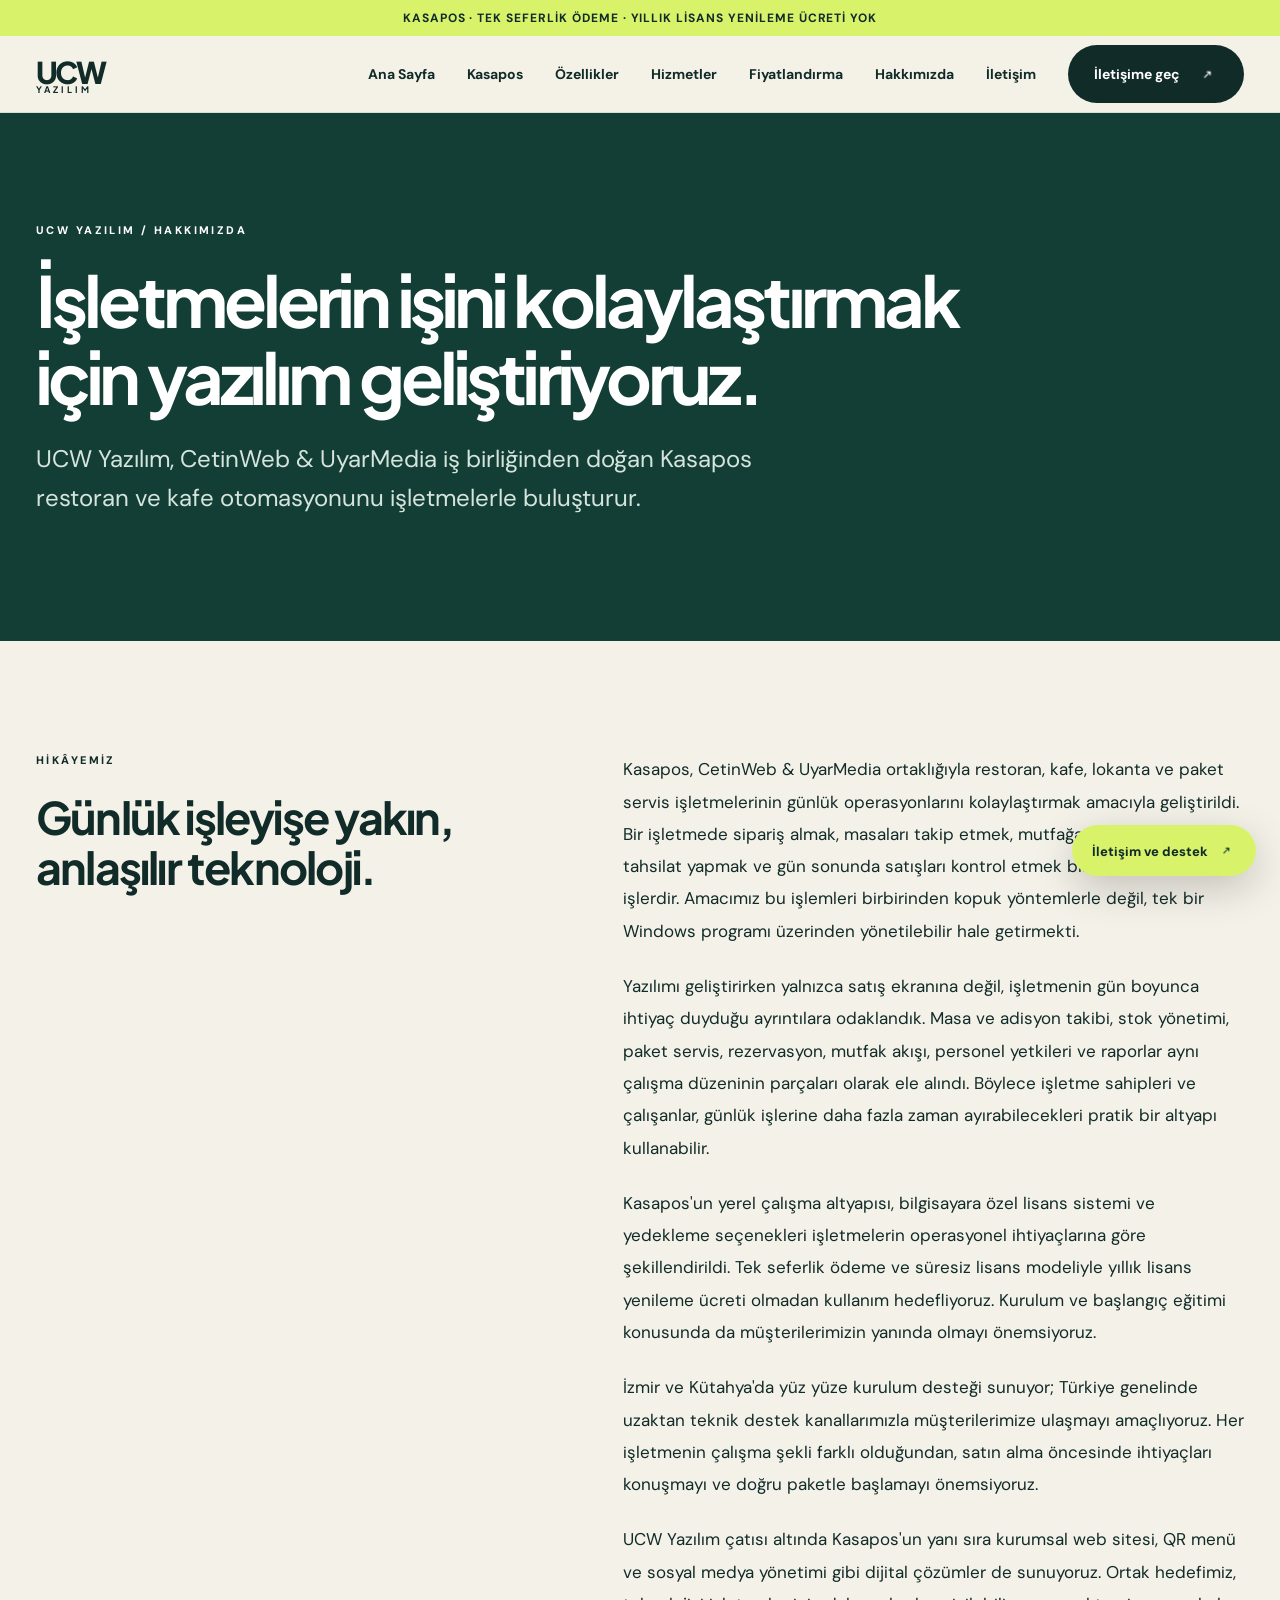
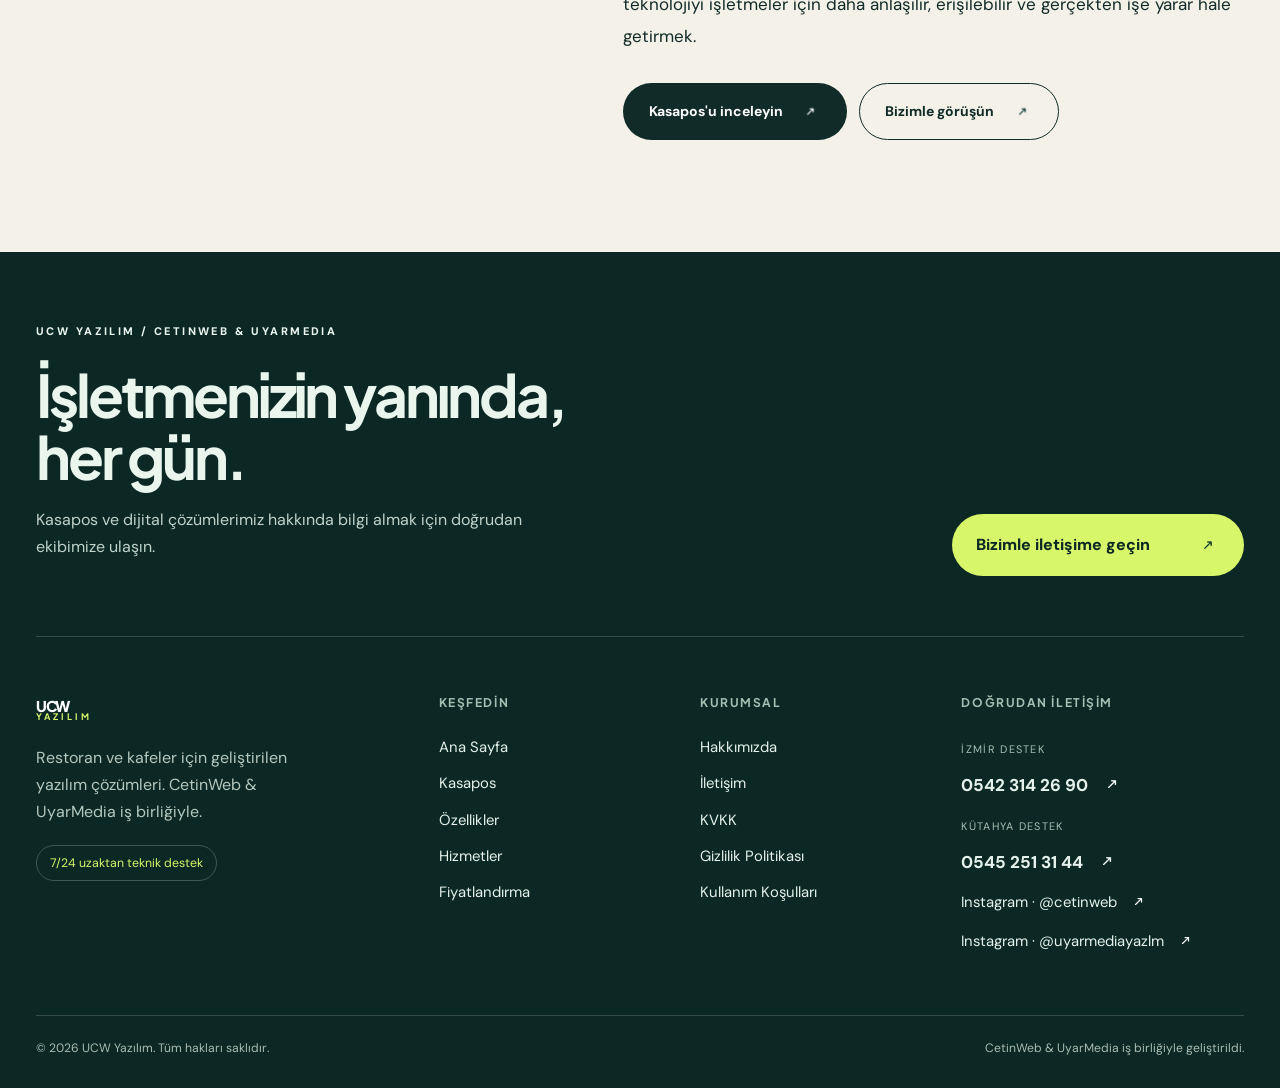
<file: hakkimizda.html>
<!DOCTYPE html>

<html lang="tr"><head><meta charset="utf-8"/><meta content="width=device-width,initial-scale=1" name="viewport"/><meta content="#143b35" name="theme-color"/><title>Yazılımı işinize yaklaştırıyoruz. | UCW Yazılım</title><meta content="UCW Yazılım, işletmeler için yazılım ve dijital çözümler sunar." name="description"/><link href="style.css" rel="stylesheet"/><link href="/favicon.ico" rel="icon" type="image/x-icon"/><link href="/favicon.png" rel="icon" type="image/png"/><link href="/apple-touch-icon.png" rel="apple-touch-icon" type="image/png"/><link href="https://ucwyazilim.com.tr/hakkimizda.html" rel="canonical"/><meta content="website" property="og:type"/><meta content="tr_TR" property="og:locale"/><meta content="UCW Yazılım" property="og:site_name"/><meta content="Yazılımı işinize yaklaştırıyoruz. | UCW Yazılım" property="og:title"/><meta content="UCW Yazılım, işletmeler için yazılım ve dijital çözümler sunar." property="og:description"/><meta content="https://ucwyazilim.com.tr/hakkimizda.html" property="og:url"/><meta content="https://ucwyazilim.com.tr/assets/satis-ekrani.jpg" property="og:image"/><meta content="summary_large_image" name="twitter:card"/></head><body><div class="announcement">KASAPOS · TEK SEFERLİK ÖDEME · YILLIK LİSANS YENİLEME ÜCRETİ YOK</div><header class="nav"><div class="wrap nav-inner"><a class="brand" href="index.html">UCW<small>YAZILIM</small></a><nav class="links" id="main-nav"><a href="index.html">Ana Sayfa</a><a href="kasapos.html">Kasapos</a><a href="ozellikler.html">Özellikler</a><a href="urunler.html">Hizmetler</a><a href="fiyatlandirma.html">Fiyatlandırma</a><a href="hakkimizda.html">Hakkımızda</a><a href="iletisim.html">İletişim</a><a class="btn btn-dark" href="iletisim.html">İletişime geç <span aria-hidden="true" class="ucw-arrow"></span></a></nav><button aria-controls="main-nav" aria-expanded="false" aria-label="Menüyü aç" class="hamb"><span></span><span></span><span></span></button></div></header><main><section class="about-lead"><div class="wrap"><span class="eyebrow">UCW YAZILIM / HAKKIMIZDA</span><h1>İşletmelerin işini kolaylaştırmak için yazılım geliştiriyoruz.</h1><p class="about-intro">UCW Yazılım, CetinWeb &amp; UyarMedia iş birliğinden doğan Kasapos restoran ve kafe otomasyonunu işletmelerle buluşturur.</p></div></section><section class="section about-story"><div class="wrap about-columns"><div><span class="eyebrow">HİKÂYEMİZ</span><h2>Günlük işleyişe yakın, anlaşılır teknoloji.</h2></div><div><p>Kasapos, CetinWeb &amp; UyarMedia ortaklığıyla restoran, kafe, lokanta ve paket servis işletmelerinin günlük operasyonlarını kolaylaştırmak amacıyla geliştirildi. Bir işletmede sipariş almak, masaları takip etmek, mutfağa bilgi iletmek, tahsilat yapmak ve gün sonunda satışları kontrol etmek birbiriyle bağlantılı işlerdir. Amacımız bu işlemleri birbirinden kopuk yöntemlerle değil, tek bir Windows programı üzerinden yönetilebilir hale getirmekti.</p><p>Yazılımı geliştirirken yalnızca satış ekranına değil, işletmenin gün boyunca ihtiyaç duyduğu ayrıntılara odaklandık. Masa ve adisyon takibi, stok yönetimi, paket servis, rezervasyon, mutfak akışı, personel yetkileri ve raporlar aynı çalışma düzeninin parçaları olarak ele alındı. Böylece işletme sahipleri ve çalışanlar, günlük işlerine daha fazla zaman ayırabilecekleri pratik bir altyapı kullanabilir.</p><p>Kasapos'un yerel çalışma altyapısı, bilgisayara özel lisans sistemi ve yedekleme seçenekleri işletmelerin operasyonel ihtiyaçlarına göre şekillendirildi. Tek seferlik ödeme ve süresiz lisans modeliyle yıllık lisans yenileme ücreti olmadan kullanım hedefliyoruz. Kurulum ve başlangıç eğitimi konusunda da müşterilerimizin yanında olmayı önemsiyoruz.</p><p>İzmir ve Kütahya'da yüz yüze kurulum desteği sunuyor; Türkiye genelinde uzaktan teknik destek kanallarımızla müşterilerimize ulaşmayı amaçlıyoruz. Her işletmenin çalışma şekli farklı olduğundan, satın alma öncesinde ihtiyaçları konuşmayı ve doğru paketle başlamayı önemsiyoruz.</p><p>UCW Yazılım çatısı altında Kasapos'un yanı sıra kurumsal web sitesi, QR menü ve sosyal medya yönetimi gibi dijital çözümler de sunuyoruz. Ortak hedefimiz, teknolojiyi işletmeler için daha anlaşılır, erişilebilir ve gerçekten işe yarar hale getirmek.</p><div class="about-links"><a class="btn btn-dark" href="kasapos.html">Kasapos'u inceleyin <span aria-hidden="true" class="ucw-arrow"></span></a><a class="btn btn-outline" href="iletisim.html">Bizimle görüşün <span aria-hidden="true" class="ucw-arrow"></span></a></div></div></div></section></main><footer class="footer v11-footer"><div class="wrap"><div class="v11-footer-top"><div><span class="eyebrow">UCW YAZILIM / CETINWEB &amp; UYARMEDIA</span><h2>İşletmenizin yanında,<br/>her gün.</h2><p>Kasapos ve dijital çözümlerimiz hakkında bilgi almak için doğrudan ekibimize ulaşın.</p></div><a class="v11-footer-cta" href="iletisim.html">Bizimle iletişime geçin <span><span aria-hidden="true" class="ucw-arrow"></span></span></a></div><div class="v11-footer-grid"><div class="v11-footer-brand"><a class="brand" href="index.html">UCW<small>YAZILIM</small></a><p>Restoran ve kafeler için geliştirilen yazılım çözümleri. CetinWeb &amp; UyarMedia iş birliğiyle.</p><span class="v11-footer-pill">7/24 uzaktan teknik destek</span></div><div><h3>Keşfedin</h3><a href="index.html">Ana Sayfa</a><a href="kasapos.html">Kasapos</a><a href="ozellikler.html">Özellikler</a><a href="urunler.html">Hizmetler</a><a href="fiyatlandirma.html">Fiyatlandırma</a></div><div><h3>Kurumsal</h3><a href="hakkimizda.html">Hakkımızda</a><a href="iletisim.html">İletişim</a><a href="kvkk.html">KVKK</a><a href="gizlilik.html">Gizlilik Politikası</a><a href="kullanim.html">Kullanım Koşulları</a></div><div><h3>Doğrudan iletişim</h3><span class="v11-contact-label">İZMİR DESTEK</span><a class="v11-phone" href="tel:+905423142690">0542 314 26 90 <span aria-hidden="true" class="ucw-arrow"></span></a><span class="v11-contact-label">KÜTAHYA DESTEK</span><a class="v11-phone" href="tel:+905452513144">0545 251 31 44 <span aria-hidden="true" class="ucw-arrow"></span></a><a href="https://instagram.com/cetinweb" rel="noopener" target="_blank">Instagram · @cetinweb <span aria-hidden="true" class="ucw-arrow"></span></a><a href="https://instagram.com/uyarmediayazlm" rel="noopener" target="_blank">Instagram · @uyarmediayazlm <span aria-hidden="true" class="ucw-arrow"></span></a></div></div><div class="v11-footer-bottom"><span>© 2026 UCW Yazılım. Tüm hakları saklıdır.</span><span>CetinWeb &amp; UyarMedia iş birliğiyle geliştirildi.</span></div></div></footer><a aria-label="İletişim ve sosyal medya hesaplarımız" class="wa-float" href="iletisim.html">İletişim ve destek <span aria-hidden="true" class="ucw-arrow"></span></a><script src="script.js"></script></body></html>
</file>
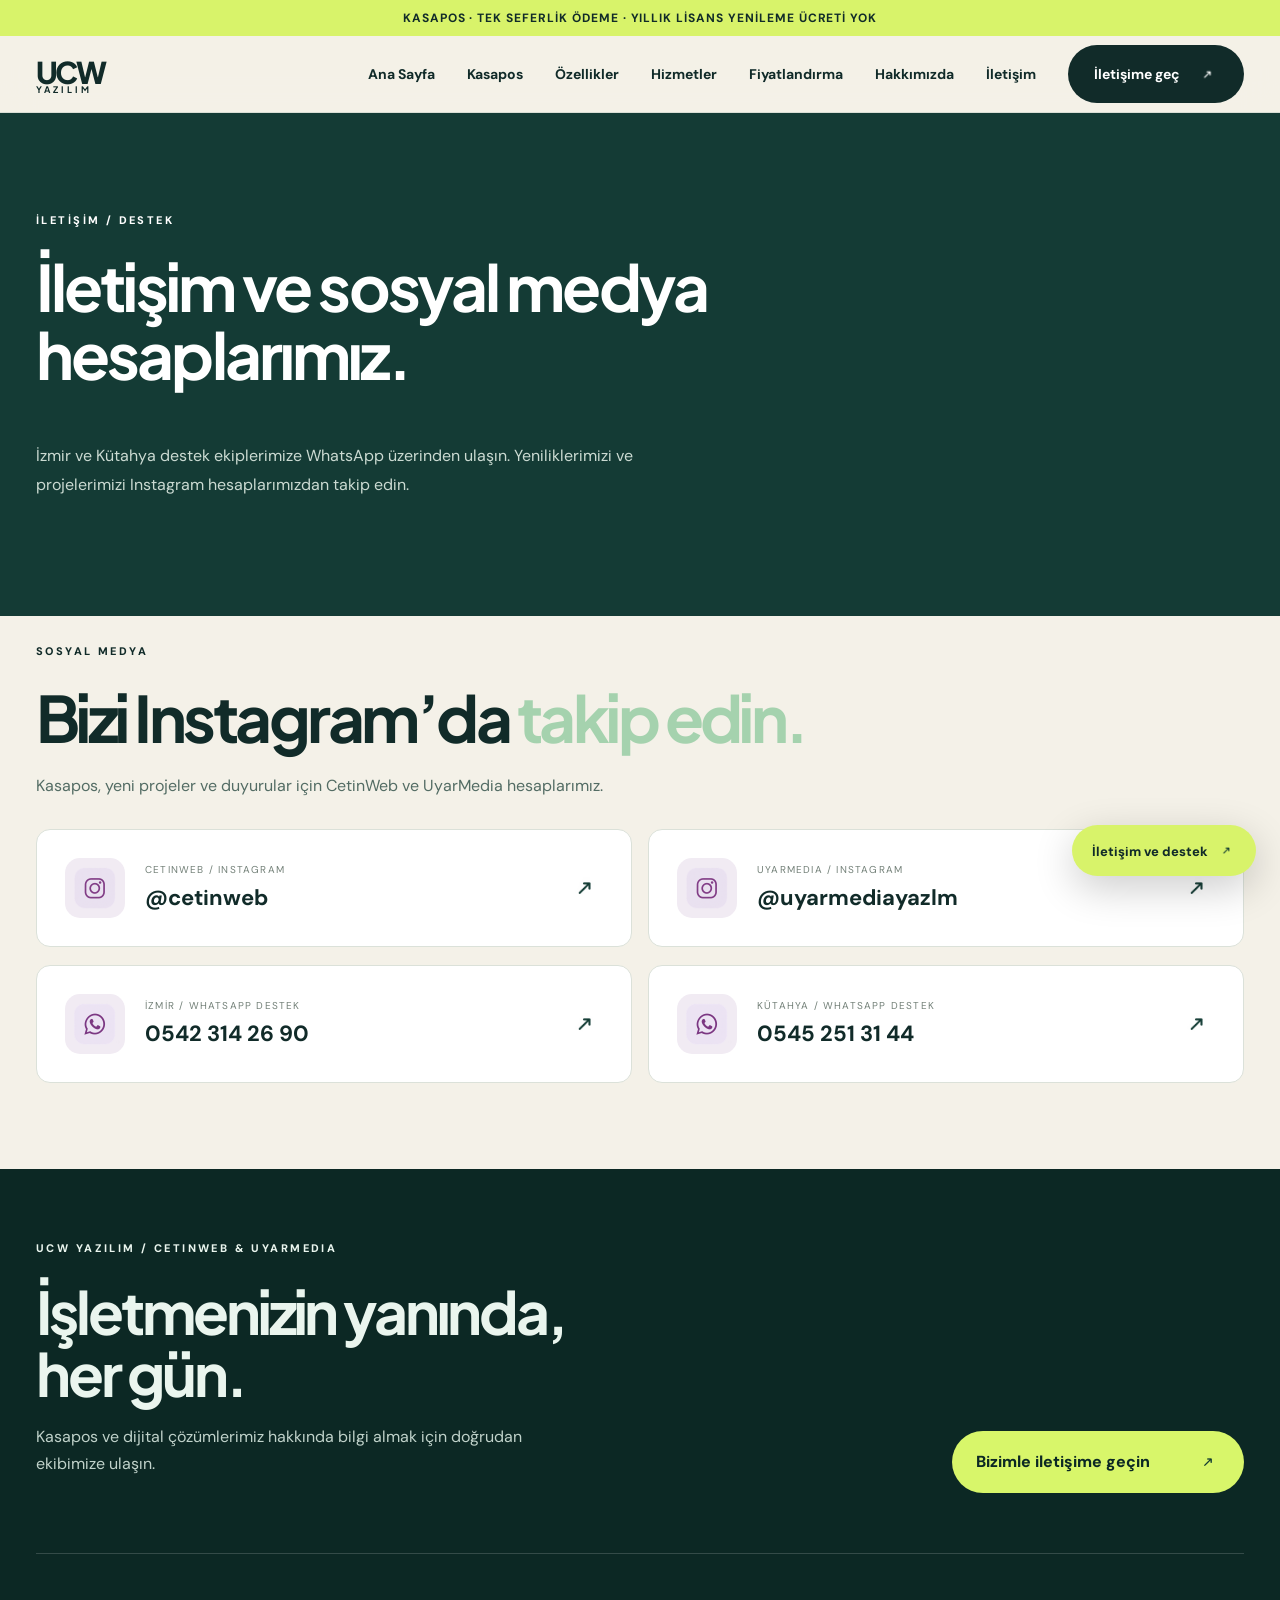
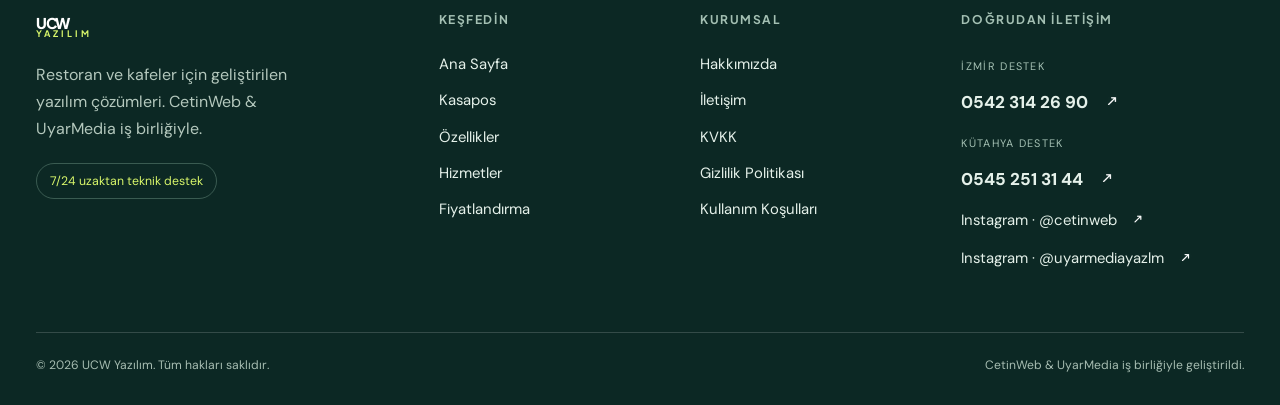
<file: iletisim.html>
<!DOCTYPE html>

<html lang="tr"><head><meta charset="utf-8"/><meta content="width=device-width,initial-scale=1" name="viewport"/><meta content="#143b35" name="theme-color"/><title>İletişim ve Sosyal Medya | UCW Yazılım</title><meta content="UCW Yazılım iletişim: İzmir 0542 314 26 90, Kütahya 0545 251 31 44. CetinWeb ve UyarMedia Instagram hesapları, Kasapos 7/24 destek." name="description"/><link href="style.css" rel="stylesheet"/><link href="/favicon.ico" rel="icon" type="image/x-icon"/><link href="/favicon.png" rel="icon" type="image/png"/><link href="/apple-touch-icon.png" rel="apple-touch-icon" type="image/png"/><link href="https://ucwyazilim.com.tr/iletisim.html" rel="canonical"/><meta content="website" property="og:type"/><meta content="tr_TR" property="og:locale"/><meta content="UCW Yazılım" property="og:site_name"/><meta content="İletişim ve Sosyal Medya | UCW Yazılım" property="og:title"/><meta content="UCW Yazılım iletişim: İzmir 0542 314 26 90, Kütahya 0545 251 31 44. CetinWeb ve UyarMedia Instagram hesapları, Kasapos 7/24 destek." property="og:description"/><meta content="https://ucwyazilim.com.tr/iletisim.html" property="og:url"/><meta content="https://ucwyazilim.com.tr/assets/satis-ekrani.jpg" property="og:image"/><meta content="summary_large_image" name="twitter:card"/></head><body><div class="announcement">KASAPOS · TEK SEFERLİK ÖDEME · YILLIK LİSANS YENİLEME ÜCRETİ YOK</div><header class="nav"><div class="wrap nav-inner"><a class="brand" href="index.html">UCW<small>YAZILIM</small></a><nav class="links" id="main-nav"><a href="index.html">Ana Sayfa</a><a href="kasapos.html">Kasapos</a><a href="ozellikler.html">Özellikler</a><a href="urunler.html">Hizmetler</a><a href="fiyatlandirma.html">Fiyatlandırma</a><a href="hakkimizda.html">Hakkımızda</a><a href="iletisim.html">İletişim</a><a class="btn btn-dark" href="iletisim.html">İletişime geç <span aria-hidden="true" class="ucw-arrow"></span></a></nav><button aria-controls="main-nav" aria-expanded="false" aria-label="Menüyü aç" class="hamb"><span></span><span></span><span></span></button></div></header><main><section class="page-hero"><div class="wrap"><span class="eyebrow">İLETİŞİM / DESTEK</span><h1>İletişim ve sosyal medya hesaplarımız.</h1><p>İzmir ve Kütahya destek ekiplerimize WhatsApp üzerinden ulaşın. Yeniliklerimizi ve projelerimizi Instagram hesaplarımızdan takip edin.</p></div></section><section class="section contact-social"><div class="wrap"><div class="services-heading"><span class="eyebrow">SOSYAL MEDYA</span><h2>Bizi Instagram’da <em>takip edin.</em></h2><p>Kasapos, yeni projeler ve duyurular için CetinWeb ve UyarMedia hesaplarımız.</p></div><div class="social-grid"><a aria-label="Instagram: CETINWEB / INSTAGRAM @cetinweb ↗" class="social-tile" href="https://instagram.com/cetinweb" rel="noopener" target="_blank"><span class="social-icon"><img alt="Instagram logosu" loading="lazy" src="assets/instagram-icon.png"/></span><span><small>CETINWEB / INSTAGRAM</small><strong>@cetinweb</strong></span><b><span aria-hidden="true" class="ucw-arrow"></span></b></a><a aria-label="Instagram: UYARMEDIA / INSTAGRAM @uyarmediayazlm ↗" class="social-tile" href="https://instagram.com/uyarmediayazlm" rel="noopener" target="_blank"><span class="social-icon"><img alt="Instagram logosu" loading="lazy" src="assets/instagram-icon.png"/></span><span><small>UYARMEDIA / INSTAGRAM</small><strong>@uyarmediayazlm</strong></span><b><span aria-hidden="true" class="ucw-arrow"></span></b></a></div><div class="social-grid whatsapp-grid"><a aria-label="WhatsApp destek: İZMİR / WHATSAPP DESTEK 0542 314 26 90 ↗" class="social-tile" href="https://wa.me/905423142690" rel="noopener" target="_blank"><span class="social-icon"><img alt="WhatsApp logosu" loading="lazy" src="assets/whatsapp-icon.png"/></span><span><small>İZMİR / WHATSAPP DESTEK</small><strong>0542 314 26 90</strong></span><b><span aria-hidden="true" class="ucw-arrow"></span></b></a><a aria-label="WhatsApp destek: KÜTAHYA / WHATSAPP DESTEK 0545 251 31 44 ↗" class="social-tile" href="https://wa.me/905452513144" rel="noopener" target="_blank"><span class="social-icon"><img alt="WhatsApp logosu" loading="lazy" src="assets/whatsapp-icon.png"/></span><span><small>KÜTAHYA / WHATSAPP DESTEK</small><strong>0545 251 31 44</strong></span><b><span aria-hidden="true" class="ucw-arrow"></span></b></a></div></div></section></main><footer class="footer v11-footer"><div class="wrap"><div class="v11-footer-top"><div><span class="eyebrow">UCW YAZILIM / CETINWEB &amp; UYARMEDIA</span><h2>İşletmenizin yanında,<br/>her gün.</h2><p>Kasapos ve dijital çözümlerimiz hakkında bilgi almak için doğrudan ekibimize ulaşın.</p></div><a class="v11-footer-cta" href="iletisim.html">Bizimle iletişime geçin <span><span aria-hidden="true" class="ucw-arrow"></span></span></a></div><div class="v11-footer-grid"><div class="v11-footer-brand"><a class="brand" href="index.html">UCW<small>YAZILIM</small></a><p>Restoran ve kafeler için geliştirilen yazılım çözümleri. CetinWeb &amp; UyarMedia iş birliğiyle.</p><span class="v11-footer-pill">7/24 uzaktan teknik destek</span></div><div><h3>Keşfedin</h3><a href="index.html">Ana Sayfa</a><a href="kasapos.html">Kasapos</a><a href="ozellikler.html">Özellikler</a><a href="urunler.html">Hizmetler</a><a href="fiyatlandirma.html">Fiyatlandırma</a></div><div><h3>Kurumsal</h3><a href="hakkimizda.html">Hakkımızda</a><a href="iletisim.html">İletişim</a><a href="kvkk.html">KVKK</a><a href="gizlilik.html">Gizlilik Politikası</a><a href="kullanim.html">Kullanım Koşulları</a></div><div><h3>Doğrudan iletişim</h3><span class="v11-contact-label">İZMİR DESTEK</span><a class="v11-phone" href="tel:+905423142690">0542 314 26 90 <span aria-hidden="true" class="ucw-arrow"></span></a><span class="v11-contact-label">KÜTAHYA DESTEK</span><a class="v11-phone" href="tel:+905452513144">0545 251 31 44 <span aria-hidden="true" class="ucw-arrow"></span></a><a href="https://instagram.com/cetinweb" rel="noopener" target="_blank">Instagram · @cetinweb <span aria-hidden="true" class="ucw-arrow"></span></a><a href="https://instagram.com/uyarmediayazlm" rel="noopener" target="_blank">Instagram · @uyarmediayazlm <span aria-hidden="true" class="ucw-arrow"></span></a></div></div><div class="v11-footer-bottom"><span>© 2026 UCW Yazılım. Tüm hakları saklıdır.</span><span>CetinWeb &amp; UyarMedia iş birliğiyle geliştirildi.</span></div></div></footer><a aria-label="İletişim ve sosyal medya hesaplarımız" class="wa-float" href="iletisim.html">İletişim ve destek <span aria-hidden="true" class="ucw-arrow"></span></a><script src="script.js"></script></body></html>
</file>
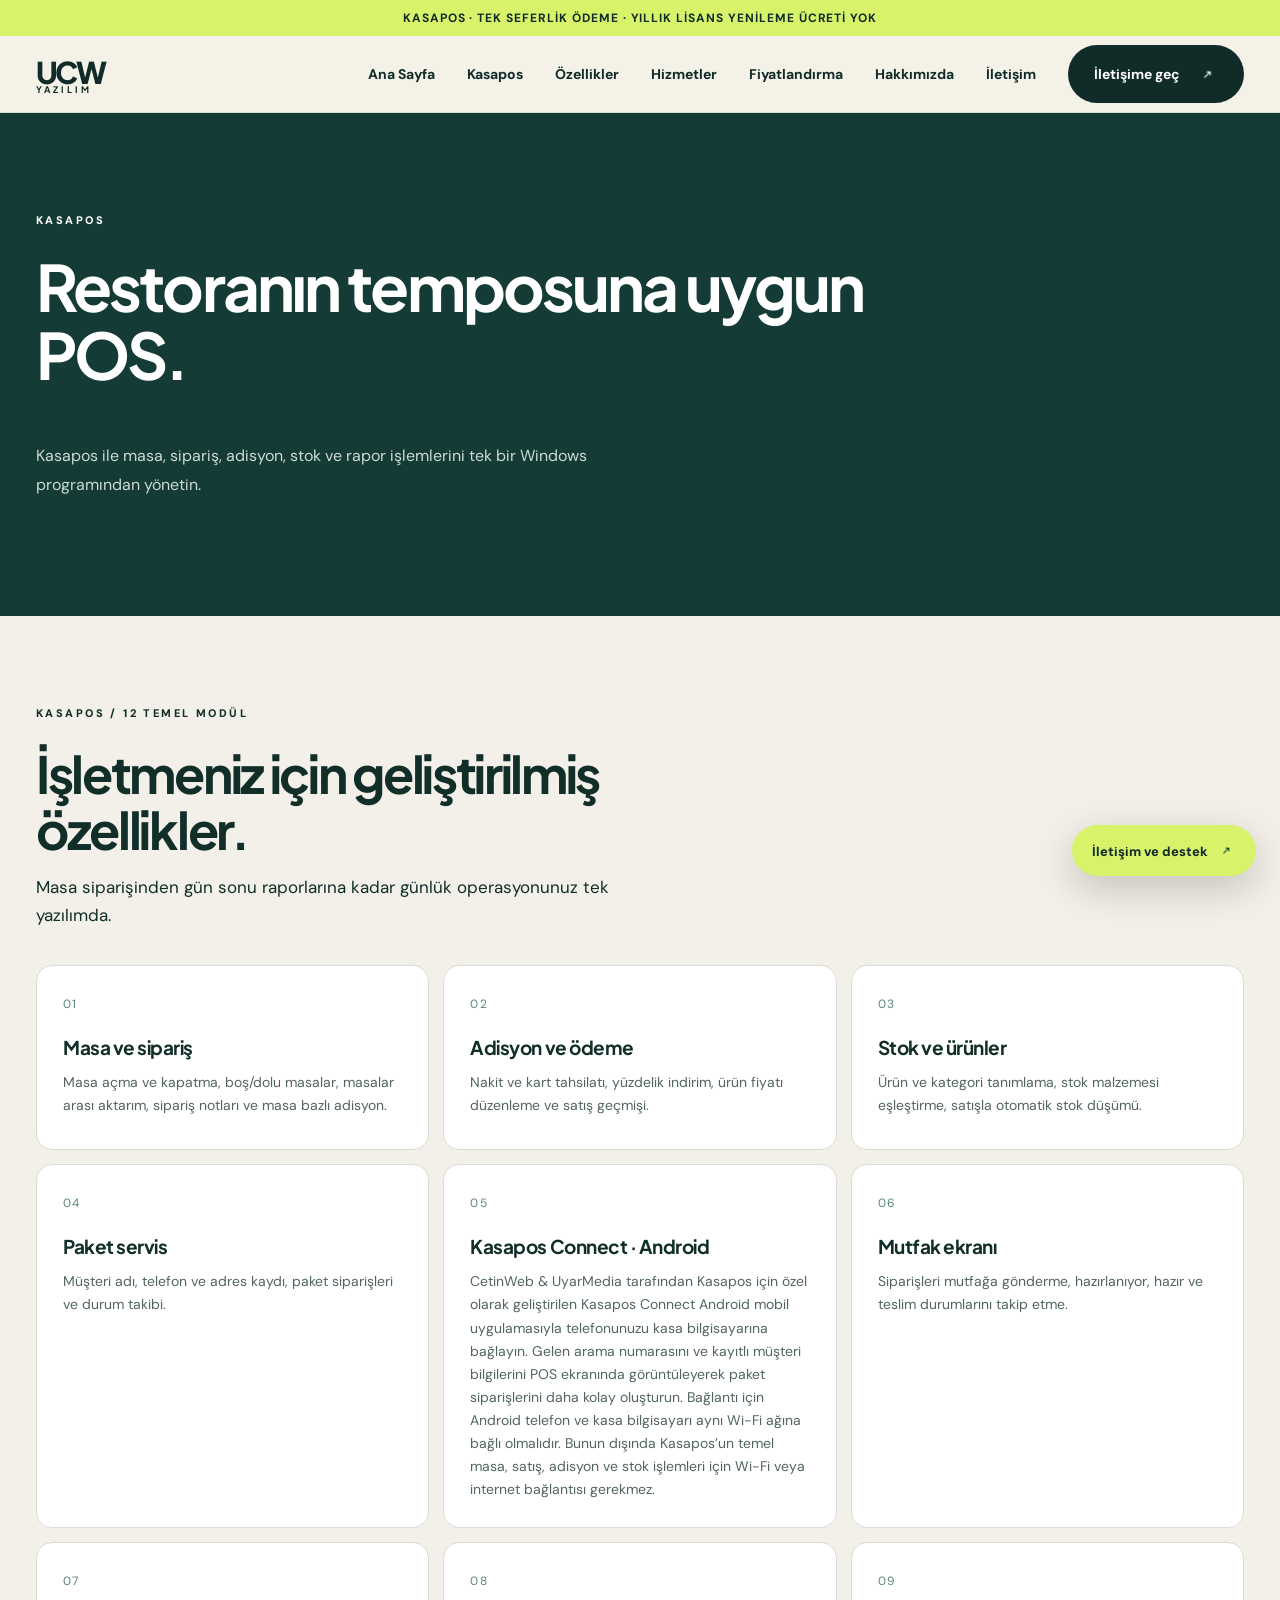
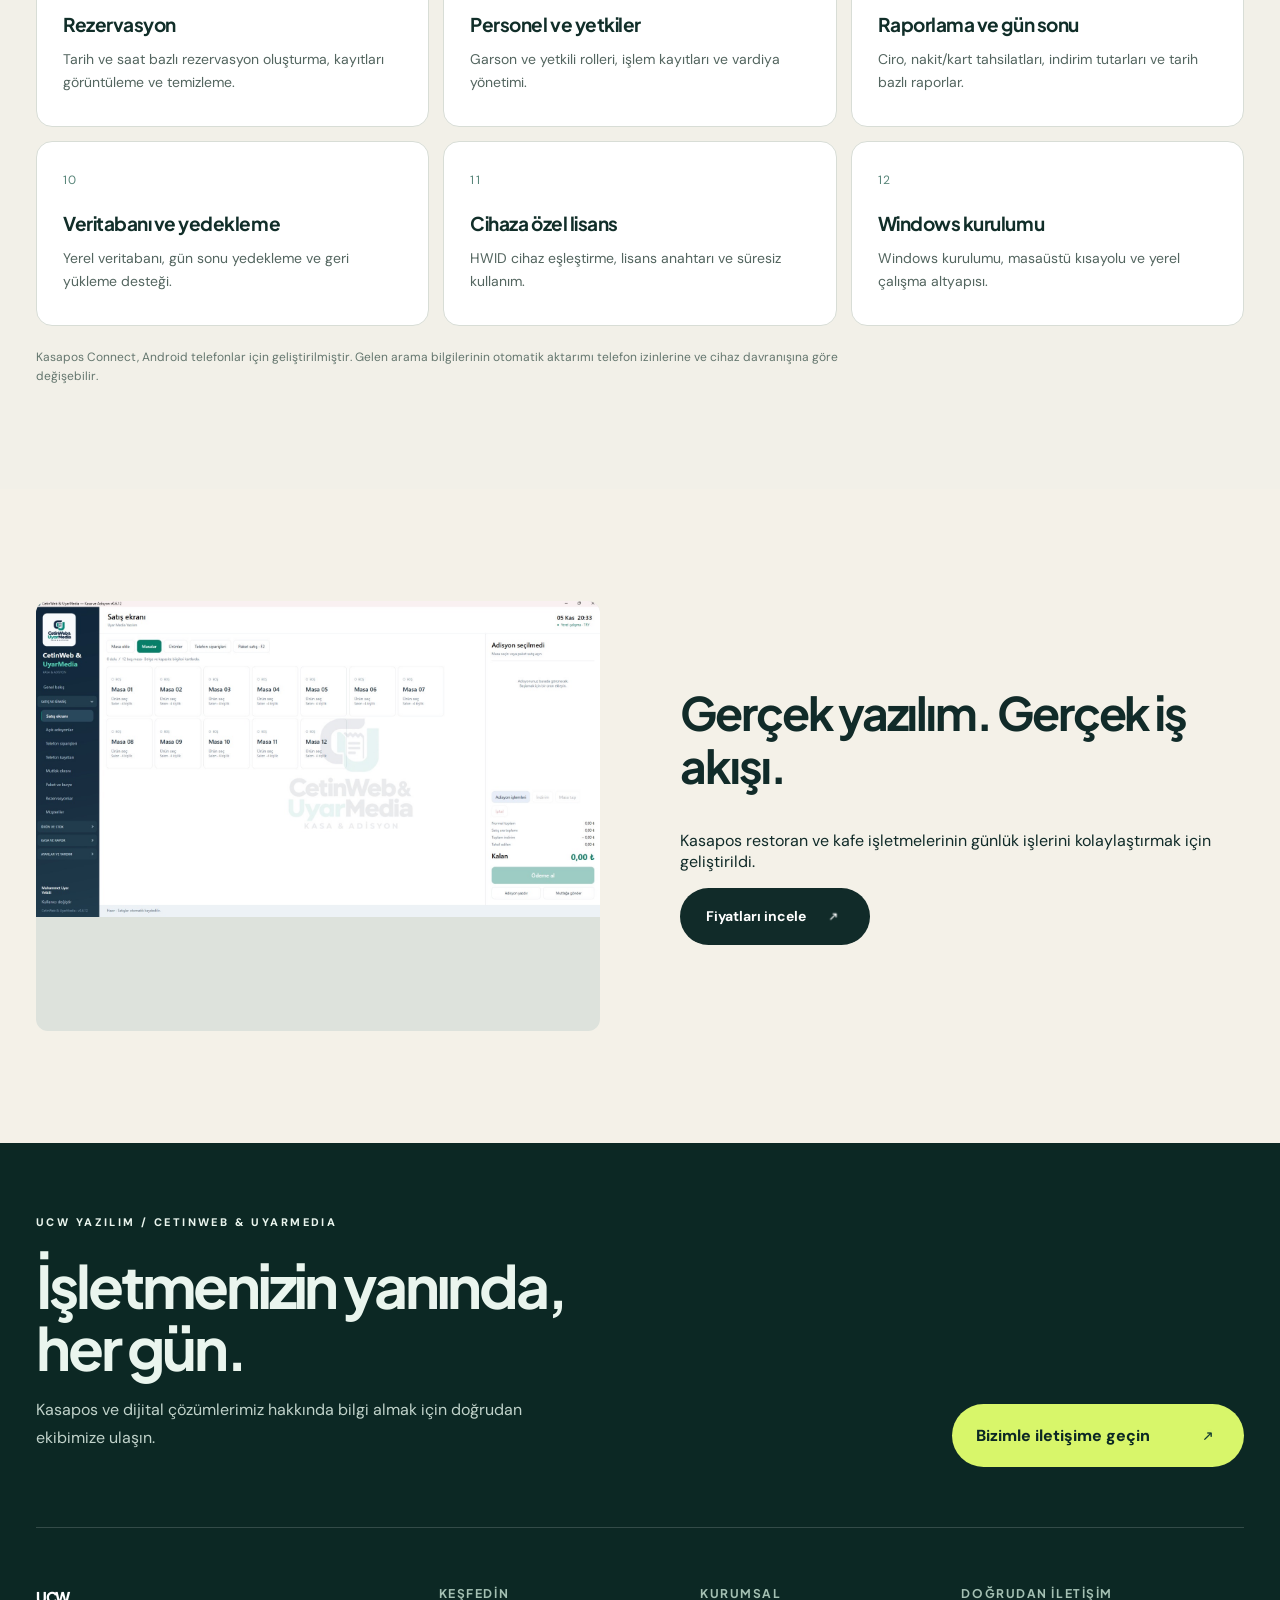
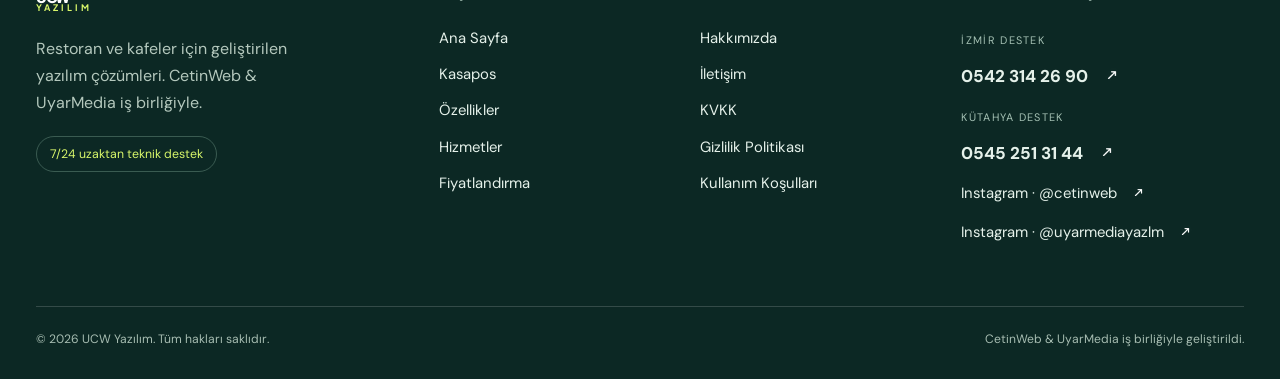
<file: kasapos.html>
<!DOCTYPE html>

<html lang="tr"><head><meta charset="utf-8"/><meta content="width=device-width,initial-scale=1" name="viewport"/><meta content="#143b35" name="theme-color"/><title>Restoranın temposuna uygun POS. | UCW Yazılım</title><meta content="Kasapos ile masa, sipariş, adisyon, stok ve rapor işlemlerini tek bir Windows programından yönetin." name="description"/><link href="style.css" rel="stylesheet"/><link href="/favicon.ico" rel="icon" type="image/x-icon"/><link href="/favicon.png" rel="icon" type="image/png"/><link href="/apple-touch-icon.png" rel="apple-touch-icon" type="image/png"/><link href="https://ucwyazilim.com.tr/kasapos.html" rel="canonical"/><meta content="website" property="og:type"/><meta content="tr_TR" property="og:locale"/><meta content="UCW Yazılım" property="og:site_name"/><meta content="Restoranın temposuna uygun POS. | UCW Yazılım" property="og:title"/><meta content="Kasapos ile masa, sipariş, adisyon, stok ve rapor işlemlerini tek bir Windows programından yönetin." property="og:description"/><meta content="https://ucwyazilim.com.tr/kasapos.html" property="og:url"/><meta content="https://ucwyazilim.com.tr/assets/satis-ekrani.jpg" property="og:image"/><meta content="summary_large_image" name="twitter:card"/></head><body><div class="announcement">KASAPOS · TEK SEFERLİK ÖDEME · YILLIK LİSANS YENİLEME ÜCRETİ YOK</div><header class="nav"><div class="wrap nav-inner"><a class="brand" href="index.html">UCW<small>YAZILIM</small></a><nav class="links" id="main-nav"><a href="index.html">Ana Sayfa</a><a href="kasapos.html">Kasapos</a><a href="ozellikler.html">Özellikler</a><a href="urunler.html">Hizmetler</a><a href="fiyatlandirma.html">Fiyatlandırma</a><a href="hakkimizda.html">Hakkımızda</a><a href="iletisim.html">İletişim</a><a class="btn btn-dark" href="iletisim.html">İletişime geç <span aria-hidden="true" class="ucw-arrow"></span></a></nav><button aria-controls="main-nav" aria-expanded="false" aria-label="Menüyü aç" class="hamb"><span></span><span></span><span></span></button></div></header><main><section class="page-hero"><div class="wrap"><span class="eyebrow">KASAPOS</span><h1>Restoranın temposuna uygun POS.</h1><p>Kasapos ile masa, sipariş, adisyon, stok ve rapor işlemlerini tek bir Windows programından yönetin.</p></div></section><section class="section v10-modules" id="tum-ozellikler"><div class="wrap"><div class="v10-heading"><span class="eyebrow">KASAPOS / 12 TEMEL MODÜL</span><h2>İşletmeniz için geliştirilmiş özellikler.</h2><p>Masa siparişinden gün sonu raporlarına kadar günlük operasyonunuz tek yazılımda.</p></div><div class="v10-grid"><article class="v10-feature"><span class="v10-num">01</span><h3>Masa ve sipariş</h3><p>Masa açma ve kapatma, boş/dolu masalar, masalar arası aktarım, sipariş notları ve masa bazlı adisyon.</p></article><article class="v10-feature"><span class="v10-num">02</span><h3>Adisyon ve ödeme</h3><p>Nakit ve kart tahsilatı, yüzdelik indirim, ürün fiyatı düzenleme ve satış geçmişi.</p></article><article class="v10-feature"><span class="v10-num">03</span><h3>Stok ve ürünler</h3><p>Ürün ve kategori tanımlama, stok malzemesi eşleştirme, satışla otomatik stok düşümü.</p></article><article class="v10-feature"><span class="v10-num">04</span><h3>Paket servis</h3><p>Müşteri adı, telefon ve adres kaydı, paket siparişleri ve durum takibi.</p></article><article class="v10-feature"><span class="v10-num">05</span><h3>Kasapos Connect · Android</h3><p>CetinWeb &amp; UyarMedia tarafından Kasapos için özel olarak geliştirilen Kasapos Connect Android mobil uygulamasıyla telefonunuzu kasa bilgisayarına bağlayın. Gelen arama numarasını ve kayıtlı müşteri bilgilerini POS ekranında görüntüleyerek paket siparişlerini daha kolay oluşturun. Bağlantı için Android telefon ve kasa bilgisayarı aynı Wi-Fi ağına bağlı olmalıdır. Bunun dışında Kasapos’un temel masa, satış, adisyon ve stok işlemleri için Wi-Fi veya internet bağlantısı gerekmez.</p></article><article class="v10-feature"><span class="v10-num">06</span><h3>Mutfak ekranı</h3><p>Siparişleri mutfağa gönderme, hazırlanıyor, hazır ve teslim durumlarını takip etme.</p></article><article class="v10-feature"><span class="v10-num">07</span><h3>Rezervasyon</h3><p>Tarih ve saat bazlı rezervasyon oluşturma, kayıtları görüntüleme ve temizleme.</p></article><article class="v10-feature"><span class="v10-num">08</span><h3>Personel ve yetkiler</h3><p>Garson ve yetkili rolleri, işlem kayıtları ve vardiya yönetimi.</p></article><article class="v10-feature"><span class="v10-num">09</span><h3>Raporlama ve gün sonu</h3><p>Ciro, nakit/kart tahsilatları, indirim tutarları ve tarih bazlı raporlar.</p></article><article class="v10-feature"><span class="v10-num">10</span><h3>Veritabanı ve yedekleme</h3><p>Yerel veritabanı, gün sonu yedekleme ve geri yükleme desteği.</p></article><article class="v10-feature"><span class="v10-num">11</span><h3>Cihaza özel lisans</h3><p>HWID cihaz eşleştirme, lisans anahtarı ve süresiz kullanım.</p></article><article class="v10-feature"><span class="v10-num">12</span><h3>Windows kurulumu</h3><p>Windows kurulumu, masaüstü kısayolu ve yerel çalışma altyapısı.</p></article></div><p class="v10-app-note">Kasapos Connect, Android telefonlar için geliştirilmiştir. Gelen arama bilgilerinin otomatik aktarımı telefon izinlerine ve cihaz davranışına göre değişebilir.</p></div></section><section class="section"><div class="wrap"><div class="split"><div class="photo-frame"><img alt="Kasapos satış ekranı" src="assets/satis-ekrani.jpg"/></div><div><h2>Gerçek yazılım. Gerçek iş akışı.</h2><p>Kasapos restoran ve kafe işletmelerinin günlük işlerini kolaylaştırmak için geliştirildi.</p><a class="btn btn-dark" href="fiyatlandirma.html">Fiyatları incele <span aria-hidden="true" class="ucw-arrow"></span></a></div></div></div></section></main><footer class="footer v11-footer"><div class="wrap"><div class="v11-footer-top"><div><span class="eyebrow">UCW YAZILIM / CETINWEB &amp; UYARMEDIA</span><h2>İşletmenizin yanında,<br/>her gün.</h2><p>Kasapos ve dijital çözümlerimiz hakkında bilgi almak için doğrudan ekibimize ulaşın.</p></div><a class="v11-footer-cta" href="iletisim.html">Bizimle iletişime geçin <span><span aria-hidden="true" class="ucw-arrow"></span></span></a></div><div class="v11-footer-grid"><div class="v11-footer-brand"><a class="brand" href="index.html">UCW<small>YAZILIM</small></a><p>Restoran ve kafeler için geliştirilen yazılım çözümleri. CetinWeb &amp; UyarMedia iş birliğiyle.</p><span class="v11-footer-pill">7/24 uzaktan teknik destek</span></div><div><h3>Keşfedin</h3><a href="index.html">Ana Sayfa</a><a href="kasapos.html">Kasapos</a><a href="ozellikler.html">Özellikler</a><a href="urunler.html">Hizmetler</a><a href="fiyatlandirma.html">Fiyatlandırma</a></div><div><h3>Kurumsal</h3><a href="hakkimizda.html">Hakkımızda</a><a href="iletisim.html">İletişim</a><a href="kvkk.html">KVKK</a><a href="gizlilik.html">Gizlilik Politikası</a><a href="kullanim.html">Kullanım Koşulları</a></div><div><h3>Doğrudan iletişim</h3><span class="v11-contact-label">İZMİR DESTEK</span><a class="v11-phone" href="tel:+905423142690">0542 314 26 90 <span aria-hidden="true" class="ucw-arrow"></span></a><span class="v11-contact-label">KÜTAHYA DESTEK</span><a class="v11-phone" href="tel:+905452513144">0545 251 31 44 <span aria-hidden="true" class="ucw-arrow"></span></a><a href="https://instagram.com/cetinweb" rel="noopener" target="_blank">Instagram · @cetinweb <span aria-hidden="true" class="ucw-arrow"></span></a><a href="https://instagram.com/uyarmediayazlm" rel="noopener" target="_blank">Instagram · @uyarmediayazlm <span aria-hidden="true" class="ucw-arrow"></span></a></div></div><div class="v11-footer-bottom"><span>© 2026 UCW Yazılım. Tüm hakları saklıdır.</span><span>CetinWeb &amp; UyarMedia iş birliğiyle geliştirildi.</span></div></div></footer><a aria-label="İletişim ve sosyal medya hesaplarımız" class="wa-float" href="iletisim.html">İletişim ve destek <span aria-hidden="true" class="ucw-arrow"></span></a><script src="script.js"></script></body></html>
</file>
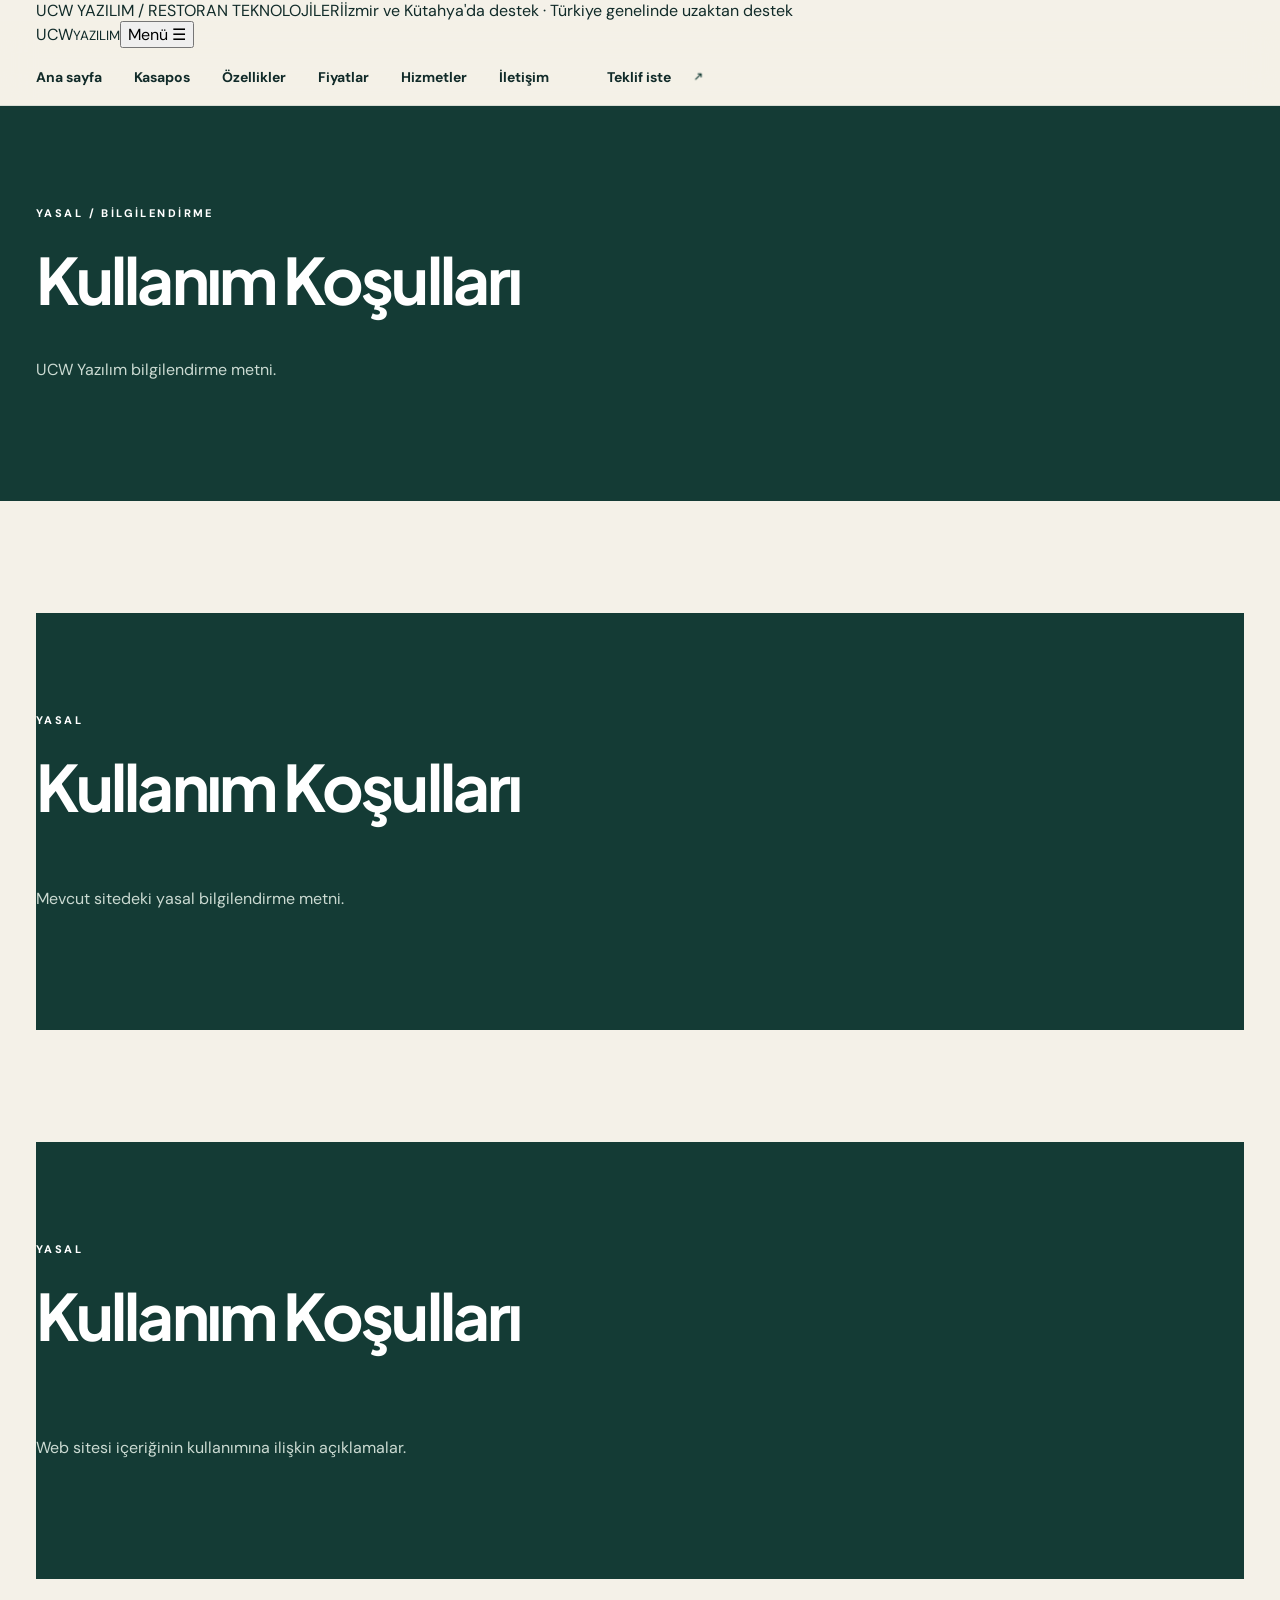
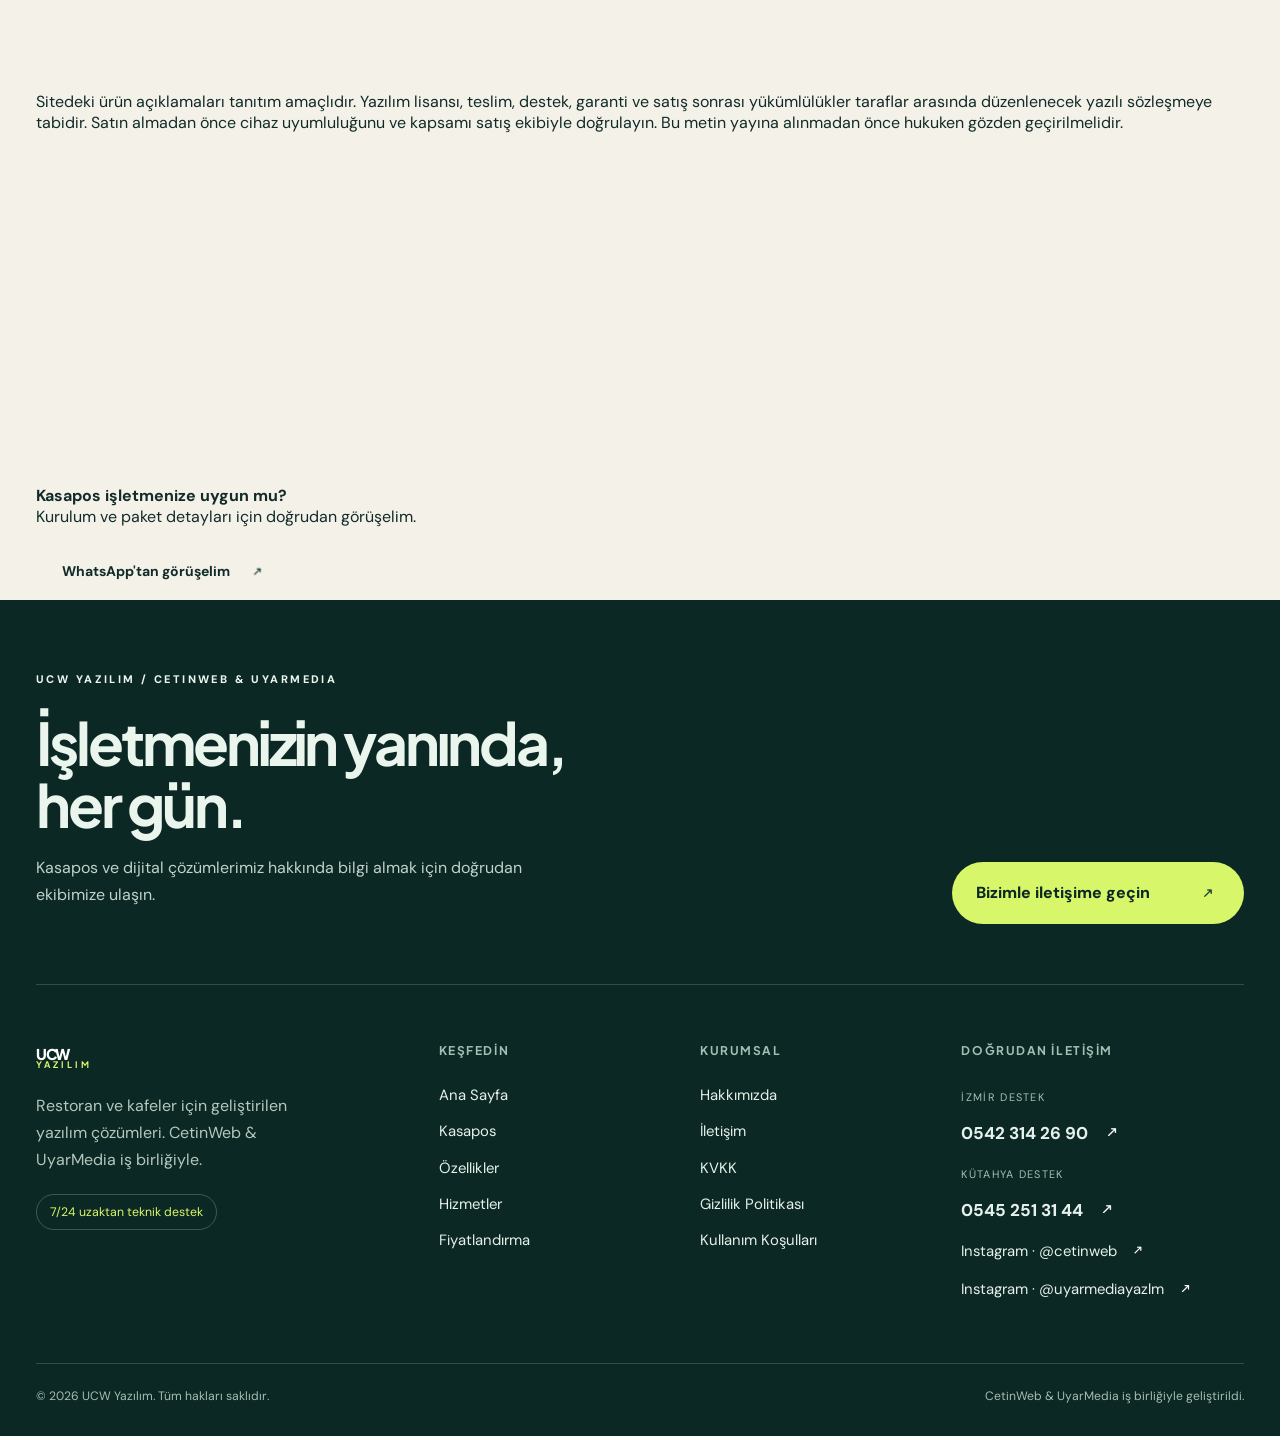
<file: kullanim.html>
<!DOCTYPE html>

<html lang="tr"><head><meta charset="utf-8"/><meta content="width=device-width,initial-scale=1" name="viewport"/><title>Kullanım Koşulları | UCW Yazılım</title><meta content="UCW Yazılım Kasapos restoran ve kafe otomasyon yazılımı. İzmir ve Kütahya destek." name="description"/><link href="style.css" rel="stylesheet"/><link href="/favicon.ico" rel="icon" type="image/x-icon"/><link href="/favicon.png" rel="icon" type="image/png"/><link href="/apple-touch-icon.png" rel="apple-touch-icon" type="image/png"/><link href="https://ucwyazilim.com.tr/kullanim.html" rel="canonical"/><meta content="website" property="og:type"/><meta content="tr_TR" property="og:locale"/><meta content="UCW Yazılım" property="og:site_name"/><meta content="Kullanım Koşulları | UCW Yazılım" property="og:title"/><meta content="UCW Yazılım Kasapos restoran ve kafe otomasyon yazılımı. İzmir ve Kütahya destek." property="og:description"/><meta content="https://ucwyazilim.com.tr/kullanim.html" property="og:url"/><meta content="https://ucwyazilim.com.tr/assets/satis-ekrani.jpg" property="og:image"/><meta content="summary_large_image" name="twitter:card"/></head><body><div class="top"><div class="wrap"><span>UCW YAZILIM / RESTORAN TEKNOLOJİLERİ</span><span>İzmir ve Kütahya'da destek · Türkiye genelinde uzaktan destek</span></div></div><header class="nav"><div class="wrap"><a class="logo" href="index.html"><span>UCW<i></i><small>YAZILIM</small></span></a><button aria-expanded="false" aria-label="Menüyü aç" class="menu">Menü ☰</button><nav class="links"><a href="index.html">Ana sayfa</a><a href="kasapos.html">Kasapos</a><a href="ozellikler.html">Özellikler</a><a href="fiyatlandirma.html">Fiyatlar</a><a href="urunler.html">Hizmetler</a><a href="iletisim.html">İletişim</a><a class="btn" href="https://wa.me/905452513144?text=Merhaba%2C%20Kasapos%20hakk%C4%B1nda%20bilgi%20almak%20istiyorum." rel="noopener" target="_blank">Teklif iste <span aria-hidden="true" class="ucw-arrow"></span></a></nav></div></header><main><div class="page-hero"><div class="wrap"><div class="eyebrow">YASAL / BİLGİLENDİRME</div><h1>Kullanım Koşulları</h1><p>UCW Yazılım bilgilendirme metni.</p></div></div><section class="section"><div class="wrap prose"><main><section class="page-hero"><div class="container"><div class="eyebrow">YASAL</div><h1 class="page-title">Kullanım Koşulları</h1><p>Mevcut sitedeki yasal bilgilendirme metni.</p></div></section><section class="section"><div class="container text-content"><section class="page-hero reveal"><div class="eyebrow">YASAL</div><h1>Kullanım <span class="gradient">Koşulları</span></h1><p class="lead">Web sitesi içeriğinin kullanımına ilişkin açıklamalar.</p></section><section class="section"><p class="lead">Sitedeki ürün açıklamaları tanıtım amaçlıdır. Yazılım lisansı, teslim, destek, garanti ve satış sonrası yükümlülükler taraflar arasında düzenlenecek yazılı sözleşmeye tabidir. Satın almadan önce cihaz uyumluluğunu ve kapsamı satış ekibiyle doğrulayın. Bu metin yayına alınmadan önce hukuken gözden geçirilmelidir.</p></section></div></section></main></div></section></main><section class="band"><div class="wrap"><div><strong>Kasapos işletmenize uygun mu?</strong><p>Kurulum ve paket detayları için doğrudan görüşelim.</p></div><a class="btn" href="https://wa.me/905452513144?text=Merhaba%2C%20Kasapos%20hakk%C4%B1nda%20bilgi%20almak%20istiyorum." rel="noopener" target="_blank">WhatsApp'tan görüşelim <span aria-hidden="true" class="ucw-arrow"></span></a></div></section><footer class="footer v11-footer"><div class="wrap"><div class="v11-footer-top"><div><span class="eyebrow">UCW YAZILIM / CETINWEB &amp; UYARMEDIA</span><h2>İşletmenizin yanında,<br/>her gün.</h2><p>Kasapos ve dijital çözümlerimiz hakkında bilgi almak için doğrudan ekibimize ulaşın.</p></div><a class="v11-footer-cta" href="iletisim.html">Bizimle iletişime geçin <span><span aria-hidden="true" class="ucw-arrow"></span></span></a></div><div class="v11-footer-grid"><div class="v11-footer-brand"><a class="brand" href="index.html">UCW<small>YAZILIM</small></a><p>Restoran ve kafeler için geliştirilen yazılım çözümleri. CetinWeb &amp; UyarMedia iş birliğiyle.</p><span class="v11-footer-pill">7/24 uzaktan teknik destek</span></div><div><h3>Keşfedin</h3><a href="index.html">Ana Sayfa</a><a href="kasapos.html">Kasapos</a><a href="ozellikler.html">Özellikler</a><a href="urunler.html">Hizmetler</a><a href="fiyatlandirma.html">Fiyatlandırma</a></div><div><h3>Kurumsal</h3><a href="hakkimizda.html">Hakkımızda</a><a href="iletisim.html">İletişim</a><a href="kvkk.html">KVKK</a><a href="gizlilik.html">Gizlilik Politikası</a><a href="kullanim.html">Kullanım Koşulları</a></div><div><h3>Doğrudan iletişim</h3><span class="v11-contact-label">İZMİR DESTEK</span><a class="v11-phone" href="tel:+905423142690">0542 314 26 90 <span aria-hidden="true" class="ucw-arrow"></span></a><span class="v11-contact-label">KÜTAHYA DESTEK</span><a class="v11-phone" href="tel:+905452513144">0545 251 31 44 <span aria-hidden="true" class="ucw-arrow"></span></a><a href="https://instagram.com/cetinweb" rel="noopener" target="_blank">Instagram · @cetinweb <span aria-hidden="true" class="ucw-arrow"></span></a><a href="https://instagram.com/uyarmediayazlm" rel="noopener" target="_blank">Instagram · @uyarmediayazlm <span aria-hidden="true" class="ucw-arrow"></span></a></div></div><div class="v11-footer-bottom"><span>© 2026 UCW Yazılım. Tüm hakları saklıdır.</span><span>CetinWeb &amp; UyarMedia iş birliğiyle geliştirildi.</span></div></div></footer><script defer="" src="script.js"></script></body></html>
</file>
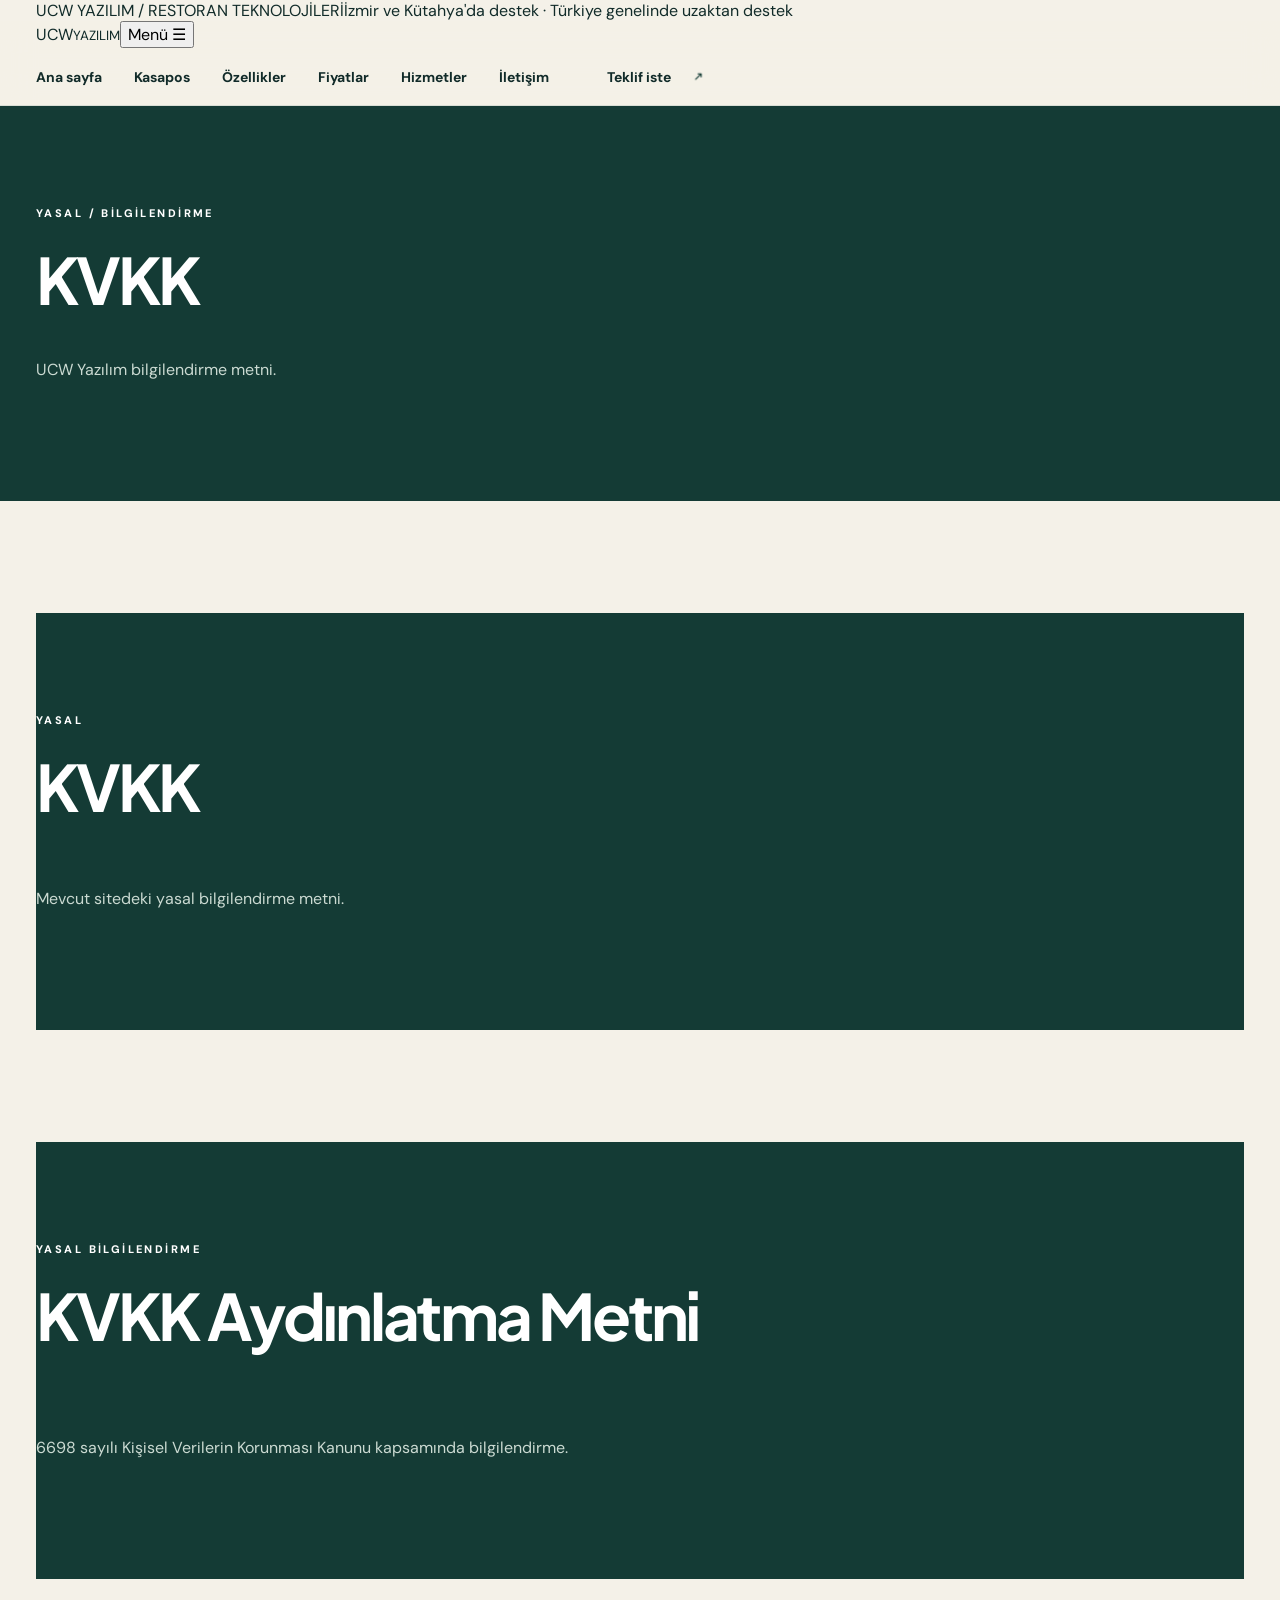
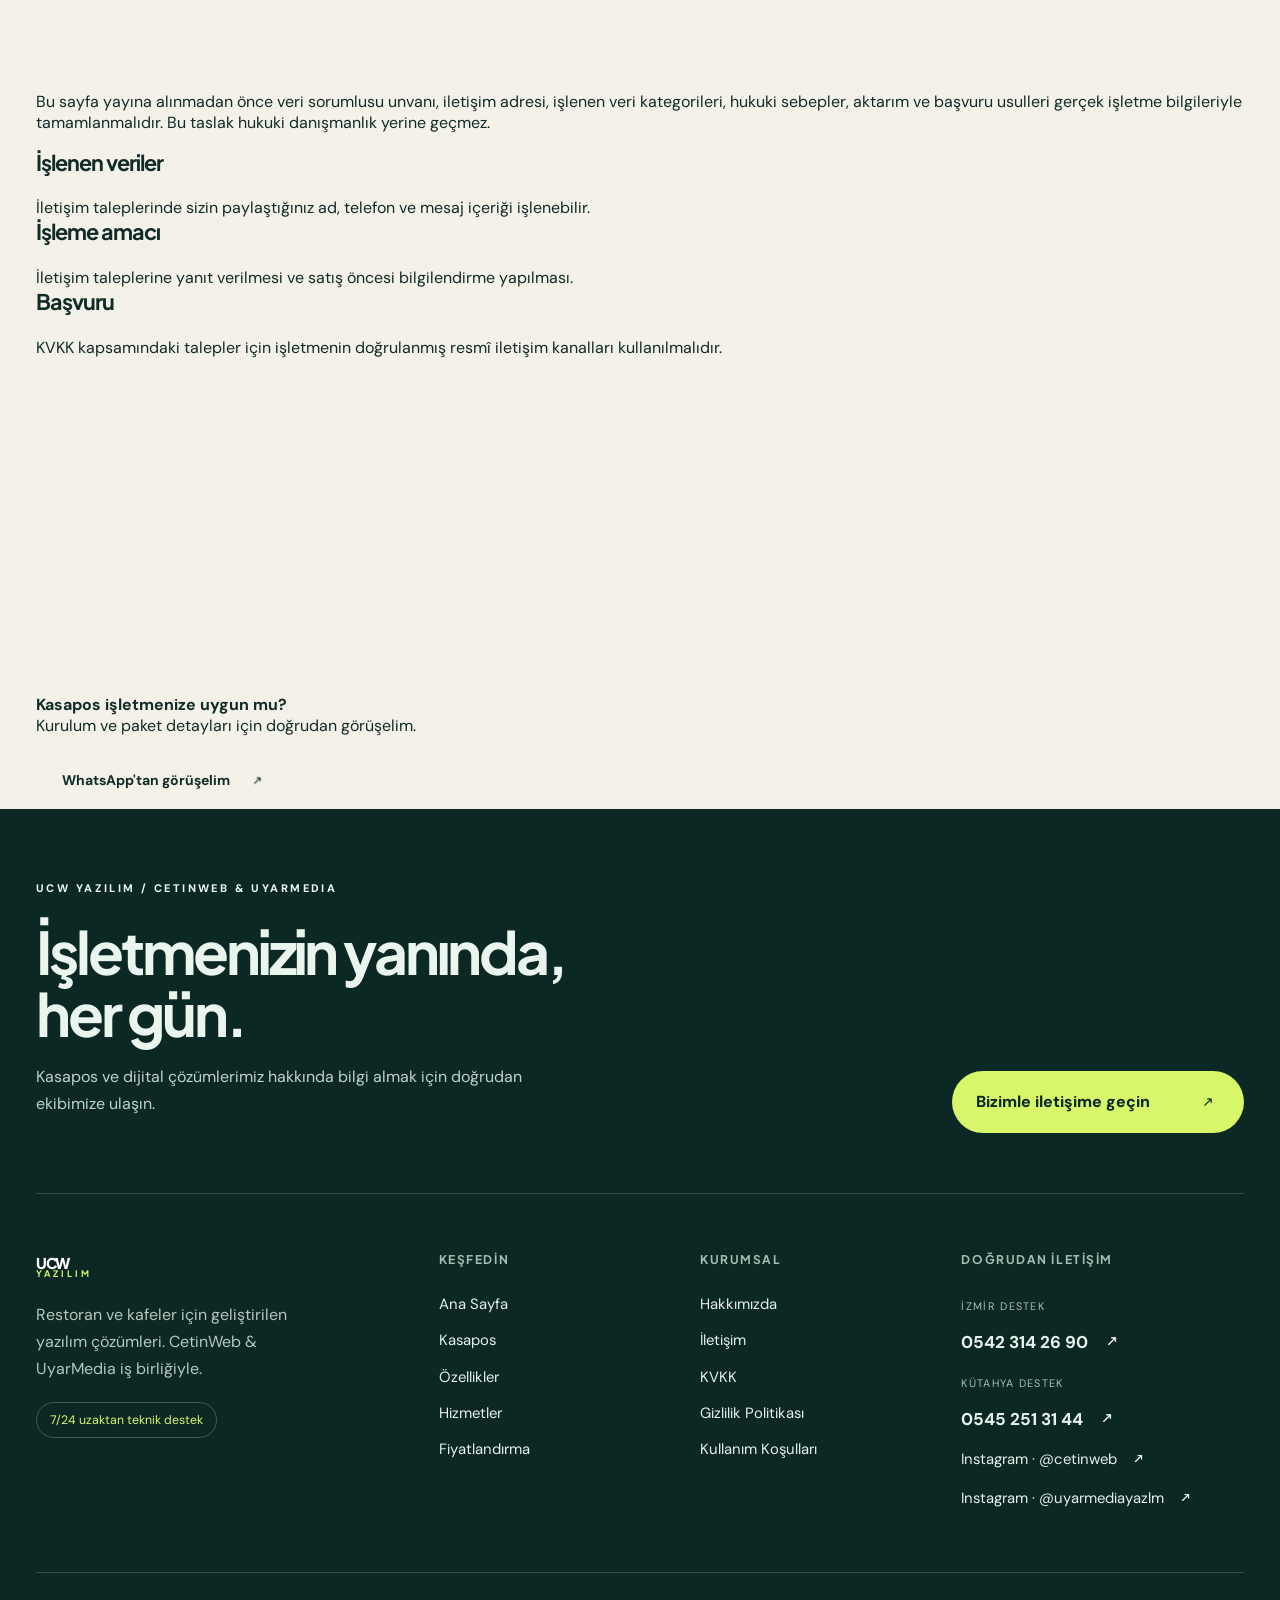
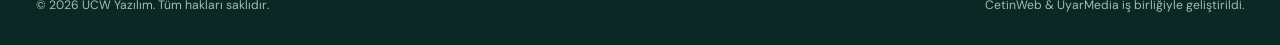
<file: kvkk.html>
<!DOCTYPE html>

<html lang="tr"><head><meta charset="utf-8"/><meta content="width=device-width,initial-scale=1" name="viewport"/><title>KVKK | UCW Yazılım</title><meta content="UCW Yazılım Kasapos restoran ve kafe otomasyon yazılımı. İzmir ve Kütahya destek." name="description"/><link href="style.css" rel="stylesheet"/><link href="/favicon.ico" rel="icon" type="image/x-icon"/><link href="/favicon.png" rel="icon" type="image/png"/><link href="/apple-touch-icon.png" rel="apple-touch-icon" type="image/png"/><link href="https://ucwyazilim.com.tr/kvkk.html" rel="canonical"/><meta content="website" property="og:type"/><meta content="tr_TR" property="og:locale"/><meta content="UCW Yazılım" property="og:site_name"/><meta content="KVKK | UCW Yazılım" property="og:title"/><meta content="UCW Yazılım Kasapos restoran ve kafe otomasyon yazılımı. İzmir ve Kütahya destek." property="og:description"/><meta content="https://ucwyazilim.com.tr/kvkk.html" property="og:url"/><meta content="https://ucwyazilim.com.tr/assets/satis-ekrani.jpg" property="og:image"/><meta content="summary_large_image" name="twitter:card"/></head><body><div class="top"><div class="wrap"><span>UCW YAZILIM / RESTORAN TEKNOLOJİLERİ</span><span>İzmir ve Kütahya'da destek · Türkiye genelinde uzaktan destek</span></div></div><header class="nav"><div class="wrap"><a class="logo" href="index.html"><span>UCW<i></i><small>YAZILIM</small></span></a><button aria-expanded="false" aria-label="Menüyü aç" class="menu">Menü ☰</button><nav class="links"><a href="index.html">Ana sayfa</a><a href="kasapos.html">Kasapos</a><a href="ozellikler.html">Özellikler</a><a href="fiyatlandirma.html">Fiyatlar</a><a href="urunler.html">Hizmetler</a><a href="iletisim.html">İletişim</a><a class="btn" href="https://wa.me/905452513144?text=Merhaba%2C%20Kasapos%20hakk%C4%B1nda%20bilgi%20almak%20istiyorum." rel="noopener" target="_blank">Teklif iste <span aria-hidden="true" class="ucw-arrow"></span></a></nav></div></header><main><div class="page-hero"><div class="wrap"><div class="eyebrow">YASAL / BİLGİLENDİRME</div><h1>KVKK</h1><p>UCW Yazılım bilgilendirme metni.</p></div></div><section class="section"><div class="wrap prose"><main><section class="page-hero"><div class="container"><div class="eyebrow">YASAL</div><h1 class="page-title">KVKK</h1><p>Mevcut sitedeki yasal bilgilendirme metni.</p></div></section><section class="section"><div class="container text-content"><section class="page-hero reveal"><div class="eyebrow">YASAL BİLGİLENDİRME</div><h1>KVKK <span class="gradient">Aydınlatma Metni</span></h1><p class="lead">6698 sayılı Kişisel Verilerin Korunması Kanunu kapsamında bilgilendirme.</p></section><section class="section"><p class="lead">Bu sayfa yayına alınmadan önce veri sorumlusu unvanı, iletişim adresi, işlenen veri kategorileri, hukuki sebepler, aktarım ve başvuru usulleri gerçek işletme bilgileriyle tamamlanmalıdır. Bu taslak hukuki danışmanlık yerine geçmez.</p><div class="list-block"><h3>İşlenen veriler</h3>İletişim taleplerinde sizin paylaştığınız ad, telefon ve mesaj içeriği işlenebilir.</div><div class="list-block"><h3>İşleme amacı</h3>İletişim taleplerine yanıt verilmesi ve satış öncesi bilgilendirme yapılması.</div><div class="list-block"><h3>Başvuru</h3>KVKK kapsamındaki talepler için işletmenin doğrulanmış resmî iletişim kanalları kullanılmalıdır.</div></section></div></section></main></div></section></main><section class="band"><div class="wrap"><div><strong>Kasapos işletmenize uygun mu?</strong><p>Kurulum ve paket detayları için doğrudan görüşelim.</p></div><a class="btn" href="https://wa.me/905452513144?text=Merhaba%2C%20Kasapos%20hakk%C4%B1nda%20bilgi%20almak%20istiyorum." rel="noopener" target="_blank">WhatsApp'tan görüşelim <span aria-hidden="true" class="ucw-arrow"></span></a></div></section><footer class="footer v11-footer"><div class="wrap"><div class="v11-footer-top"><div><span class="eyebrow">UCW YAZILIM / CETINWEB &amp; UYARMEDIA</span><h2>İşletmenizin yanında,<br/>her gün.</h2><p>Kasapos ve dijital çözümlerimiz hakkında bilgi almak için doğrudan ekibimize ulaşın.</p></div><a class="v11-footer-cta" href="iletisim.html">Bizimle iletişime geçin <span><span aria-hidden="true" class="ucw-arrow"></span></span></a></div><div class="v11-footer-grid"><div class="v11-footer-brand"><a class="brand" href="index.html">UCW<small>YAZILIM</small></a><p>Restoran ve kafeler için geliştirilen yazılım çözümleri. CetinWeb &amp; UyarMedia iş birliğiyle.</p><span class="v11-footer-pill">7/24 uzaktan teknik destek</span></div><div><h3>Keşfedin</h3><a href="index.html">Ana Sayfa</a><a href="kasapos.html">Kasapos</a><a href="ozellikler.html">Özellikler</a><a href="urunler.html">Hizmetler</a><a href="fiyatlandirma.html">Fiyatlandırma</a></div><div><h3>Kurumsal</h3><a href="hakkimizda.html">Hakkımızda</a><a href="iletisim.html">İletişim</a><a href="kvkk.html">KVKK</a><a href="gizlilik.html">Gizlilik Politikası</a><a href="kullanim.html">Kullanım Koşulları</a></div><div><h3>Doğrudan iletişim</h3><span class="v11-contact-label">İZMİR DESTEK</span><a class="v11-phone" href="tel:+905423142690">0542 314 26 90 <span aria-hidden="true" class="ucw-arrow"></span></a><span class="v11-contact-label">KÜTAHYA DESTEK</span><a class="v11-phone" href="tel:+905452513144">0545 251 31 44 <span aria-hidden="true" class="ucw-arrow"></span></a><a href="https://instagram.com/cetinweb" rel="noopener" target="_blank">Instagram · @cetinweb <span aria-hidden="true" class="ucw-arrow"></span></a><a href="https://instagram.com/uyarmediayazlm" rel="noopener" target="_blank">Instagram · @uyarmediayazlm <span aria-hidden="true" class="ucw-arrow"></span></a></div></div><div class="v11-footer-bottom"><span>© 2026 UCW Yazılım. Tüm hakları saklıdır.</span><span>CetinWeb &amp; UyarMedia iş birliğiyle geliştirildi.</span></div></div></footer><script defer="" src="script.js"></script></body></html>
</file>
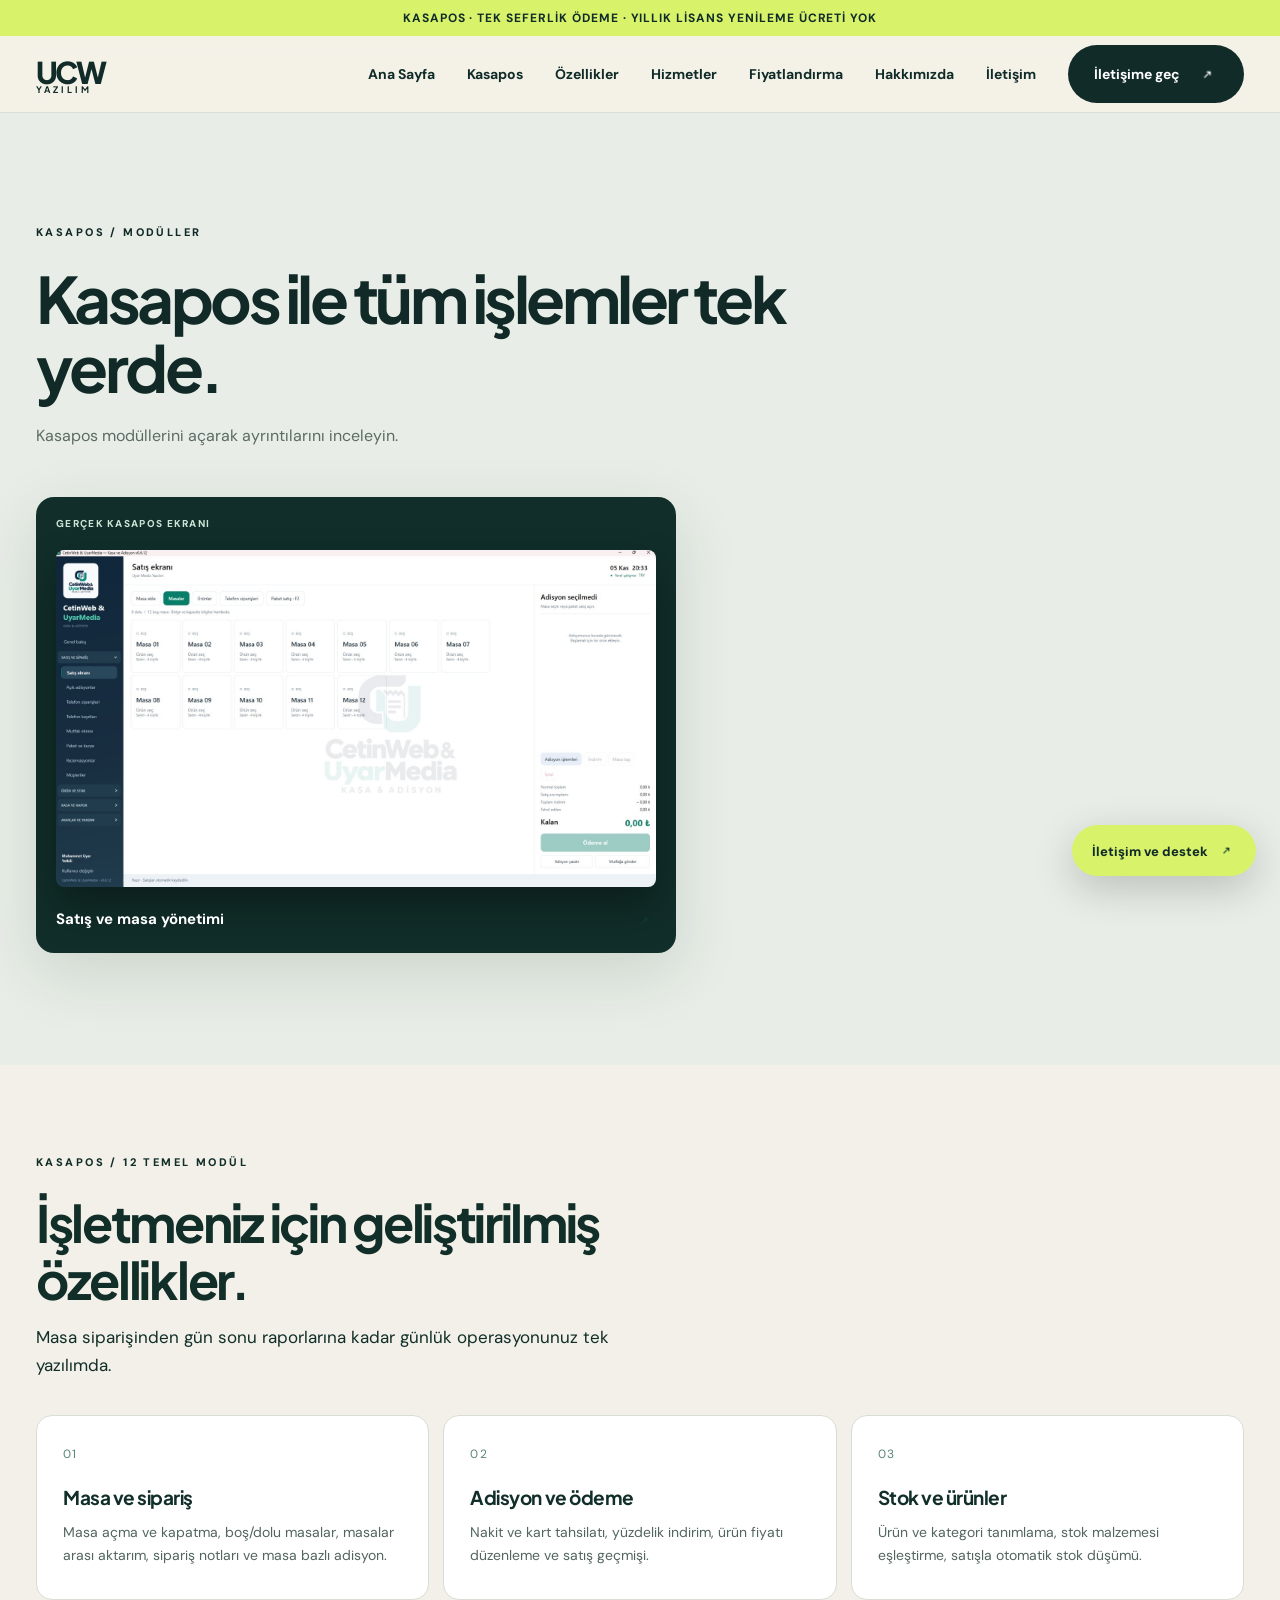
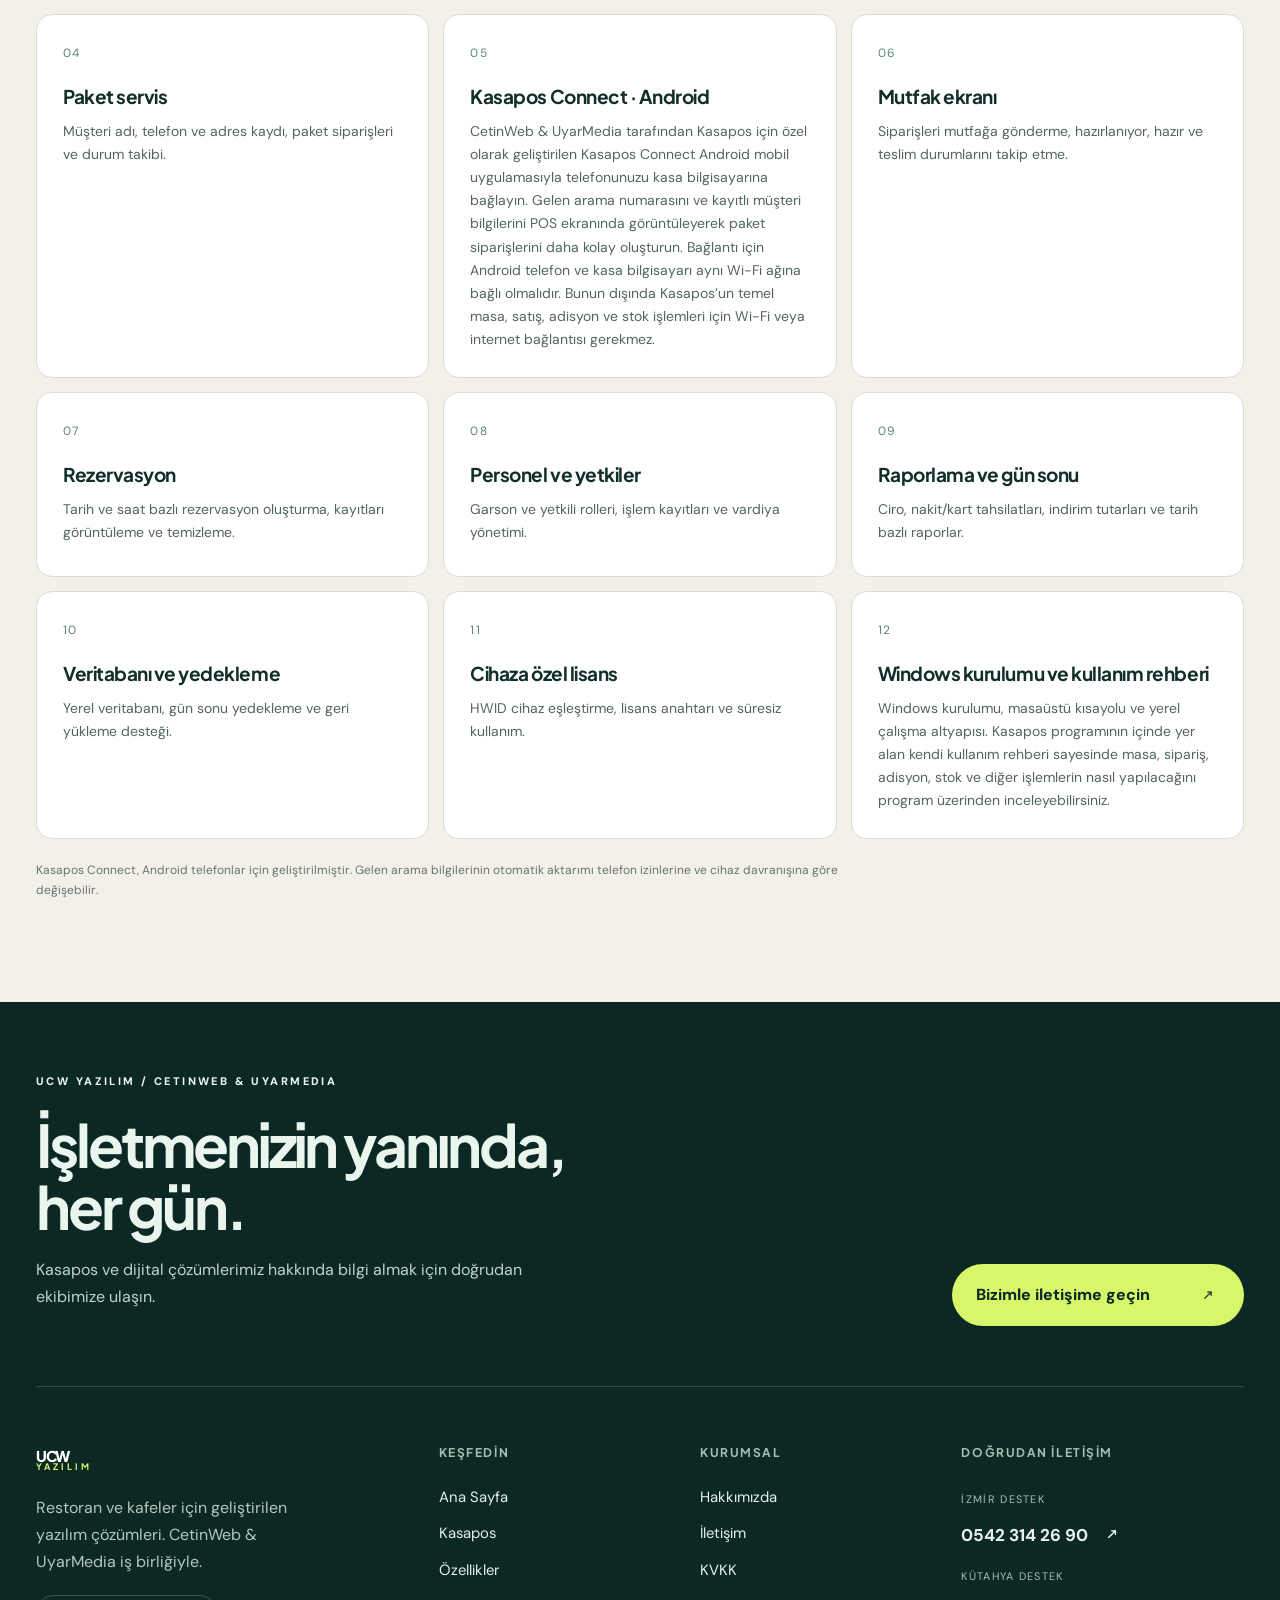
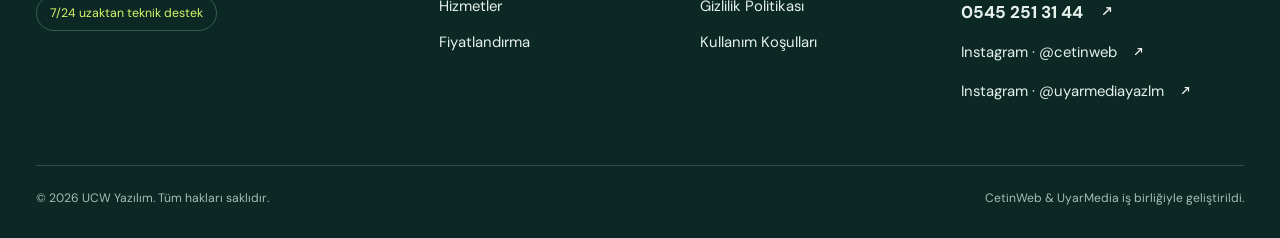
<file: ozellikler.html>
<!DOCTYPE html>

<html lang="tr"><head><meta charset="utf-8"/><meta content="width=device-width,initial-scale=1" name="viewport"/><meta content="#143b35" name="theme-color"/><title>Servisten gün sonuna. | UCW Yazılım</title><meta content="Kasapos ile temel restoran operasyonlarını tek programda yönetin." name="description"/><link href="style.css" rel="stylesheet"/><link href="/favicon.ico" rel="icon" type="image/x-icon"/><link href="/favicon.png" rel="icon" type="image/png"/><link href="/apple-touch-icon.png" rel="apple-touch-icon" type="image/png"/><link href="https://ucwyazilim.com.tr/ozellikler.html" rel="canonical"/><meta content="website" property="og:type"/><meta content="tr_TR" property="og:locale"/><meta content="UCW Yazılım" property="og:site_name"/><meta content="Servisten gün sonuna. | UCW Yazılım" property="og:title"/><meta content="Kasapos ile temel restoran operasyonlarını tek programda yönetin." property="og:description"/><meta content="https://ucwyazilim.com.tr/ozellikler.html" property="og:url"/><meta content="https://ucwyazilim.com.tr/assets/satis-ekrani.jpg" property="og:image"/><meta content="summary_large_image" name="twitter:card"/></head><body><div class="announcement">KASAPOS · TEK SEFERLİK ÖDEME · YILLIK LİSANS YENİLEME ÜCRETİ YOK</div><header class="nav"><div class="wrap nav-inner"><a class="brand" href="index.html">UCW<small>YAZILIM</small></a><nav class="links" id="main-nav"><a href="index.html">Ana Sayfa</a><a href="kasapos.html">Kasapos</a><a href="ozellikler.html">Özellikler</a><a href="urunler.html">Hizmetler</a><a href="fiyatlandirma.html">Fiyatlandırma</a><a href="hakkimizda.html">Hakkımızda</a><a href="iletisim.html">İletişim</a><a class="btn btn-dark" href="iletisim.html">İletişime geç <span aria-hidden="true" class="ucw-arrow"></span></a></nav><button aria-controls="main-nav" aria-expanded="false" aria-label="Menüyü aç" class="hamb"><span></span><span></span><span></span></button></div></header><main><section class="section feature-experience"><div class="wrap"><div class="feature-intro"><span class="eyebrow">KASAPOS / MODÜLLER</span><h2>Kasapos ile tüm işlemler tek yerde.</h2><p>Kasapos modüllerini açarak ayrıntılarını inceleyin.</p></div><div class="feature-showcase"><div class="feature-visual"><div class="feature-visual-top"><span>GERÇEK KASAPOS EKRANI</span></div><img alt="Kasapos satış ekranı" src="assets/satis-ekrani.jpg"/><div class="feature-visual-foot">Satış ve masa yönetimi <span><span aria-hidden="true" class="ucw-arrow"></span></span></div></div></div></div></section><section class="section v10-modules" id="tum-ozellikler"><div class="wrap"><div class="v10-heading"><span class="eyebrow">KASAPOS / 12 TEMEL MODÜL</span><h2>İşletmeniz için geliştirilmiş özellikler.</h2><p>Masa siparişinden gün sonu raporlarına kadar günlük operasyonunuz tek yazılımda.</p></div><div class="v10-grid"><article class="v10-feature"><span class="v10-num">01</span><h3>Masa ve sipariş</h3><p>Masa açma ve kapatma, boş/dolu masalar, masalar arası aktarım, sipariş notları ve masa bazlı adisyon.</p></article><article class="v10-feature"><span class="v10-num">02</span><h3>Adisyon ve ödeme</h3><p>Nakit ve kart tahsilatı, yüzdelik indirim, ürün fiyatı düzenleme ve satış geçmişi.</p></article><article class="v10-feature"><span class="v10-num">03</span><h3>Stok ve ürünler</h3><p>Ürün ve kategori tanımlama, stok malzemesi eşleştirme, satışla otomatik stok düşümü.</p></article><article class="v10-feature"><span class="v10-num">04</span><h3>Paket servis</h3><p>Müşteri adı, telefon ve adres kaydı, paket siparişleri ve durum takibi.</p></article><article class="v10-feature"><span class="v10-num">05</span><h3>Kasapos Connect · Android</h3><p>CetinWeb &amp; UyarMedia tarafından Kasapos için özel olarak geliştirilen Kasapos Connect Android mobil uygulamasıyla telefonunuzu kasa bilgisayarına bağlayın. Gelen arama numarasını ve kayıtlı müşteri bilgilerini POS ekranında görüntüleyerek paket siparişlerini daha kolay oluşturun. Bağlantı için Android telefon ve kasa bilgisayarı aynı Wi-Fi ağına bağlı olmalıdır. Bunun dışında Kasapos’un temel masa, satış, adisyon ve stok işlemleri için Wi-Fi veya internet bağlantısı gerekmez.</p></article><article class="v10-feature"><span class="v10-num">06</span><h3>Mutfak ekranı</h3><p>Siparişleri mutfağa gönderme, hazırlanıyor, hazır ve teslim durumlarını takip etme.</p></article><article class="v10-feature"><span class="v10-num">07</span><h3>Rezervasyon</h3><p>Tarih ve saat bazlı rezervasyon oluşturma, kayıtları görüntüleme ve temizleme.</p></article><article class="v10-feature"><span class="v10-num">08</span><h3>Personel ve yetkiler</h3><p>Garson ve yetkili rolleri, işlem kayıtları ve vardiya yönetimi.</p></article><article class="v10-feature"><span class="v10-num">09</span><h3>Raporlama ve gün sonu</h3><p>Ciro, nakit/kart tahsilatları, indirim tutarları ve tarih bazlı raporlar.</p></article><article class="v10-feature"><span class="v10-num">10</span><h3>Veritabanı ve yedekleme</h3><p>Yerel veritabanı, gün sonu yedekleme ve geri yükleme desteği.</p></article><article class="v10-feature"><span class="v10-num">11</span><h3>Cihaza özel lisans</h3><p>HWID cihaz eşleştirme, lisans anahtarı ve süresiz kullanım.</p></article><article class="v10-feature"><span class="v10-num">12</span><h3>Windows kurulumu ve kullanım rehberi</h3><p>Windows kurulumu, masaüstü kısayolu ve yerel çalışma altyapısı. Kasapos programının içinde yer alan kendi kullanım rehberi sayesinde masa, sipariş, adisyon, stok ve diğer işlemlerin nasıl yapılacağını program üzerinden inceleyebilirsiniz.</p></article></div><p class="v10-app-note">Kasapos Connect, Android telefonlar için geliştirilmiştir. Gelen arama bilgilerinin otomatik aktarımı telefon izinlerine ve cihaz davranışına göre değişebilir.</p></div></section></main><footer class="footer v11-footer"><div class="wrap"><div class="v11-footer-top"><div><span class="eyebrow">UCW YAZILIM / CETINWEB &amp; UYARMEDIA</span><h2>İşletmenizin yanında,<br/>her gün.</h2><p>Kasapos ve dijital çözümlerimiz hakkında bilgi almak için doğrudan ekibimize ulaşın.</p></div><a class="v11-footer-cta" href="iletisim.html">Bizimle iletişime geçin <span><span aria-hidden="true" class="ucw-arrow"></span></span></a></div><div class="v11-footer-grid"><div class="v11-footer-brand"><a class="brand" href="index.html">UCW<small>YAZILIM</small></a><p>Restoran ve kafeler için geliştirilen yazılım çözümleri. CetinWeb &amp; UyarMedia iş birliğiyle.</p><span class="v11-footer-pill">7/24 uzaktan teknik destek</span></div><div><h3>Keşfedin</h3><a href="index.html">Ana Sayfa</a><a href="kasapos.html">Kasapos</a><a href="ozellikler.html">Özellikler</a><a href="urunler.html">Hizmetler</a><a href="fiyatlandirma.html">Fiyatlandırma</a></div><div><h3>Kurumsal</h3><a href="hakkimizda.html">Hakkımızda</a><a href="iletisim.html">İletişim</a><a href="kvkk.html">KVKK</a><a href="gizlilik.html">Gizlilik Politikası</a><a href="kullanim.html">Kullanım Koşulları</a></div><div><h3>Doğrudan iletişim</h3><span class="v11-contact-label">İZMİR DESTEK</span><a class="v11-phone" href="tel:+905423142690">0542 314 26 90 <span aria-hidden="true" class="ucw-arrow"></span></a><span class="v11-contact-label">KÜTAHYA DESTEK</span><a class="v11-phone" href="tel:+905452513144">0545 251 31 44 <span aria-hidden="true" class="ucw-arrow"></span></a><a href="https://instagram.com/cetinweb" rel="noopener" target="_blank">Instagram · @cetinweb <span aria-hidden="true" class="ucw-arrow"></span></a><a href="https://instagram.com/uyarmediayazlm" rel="noopener" target="_blank">Instagram · @uyarmediayazlm <span aria-hidden="true" class="ucw-arrow"></span></a></div></div><div class="v11-footer-bottom"><span>© 2026 UCW Yazılım. Tüm hakları saklıdır.</span><span>CetinWeb &amp; UyarMedia iş birliğiyle geliştirildi.</span></div></div></footer><a aria-label="İletişim ve sosyal medya hesaplarımız" class="wa-float" href="iletisim.html">İletişim ve destek <span aria-hidden="true" class="ucw-arrow"></span></a><script src="script.js"></script></body></html>
</file>
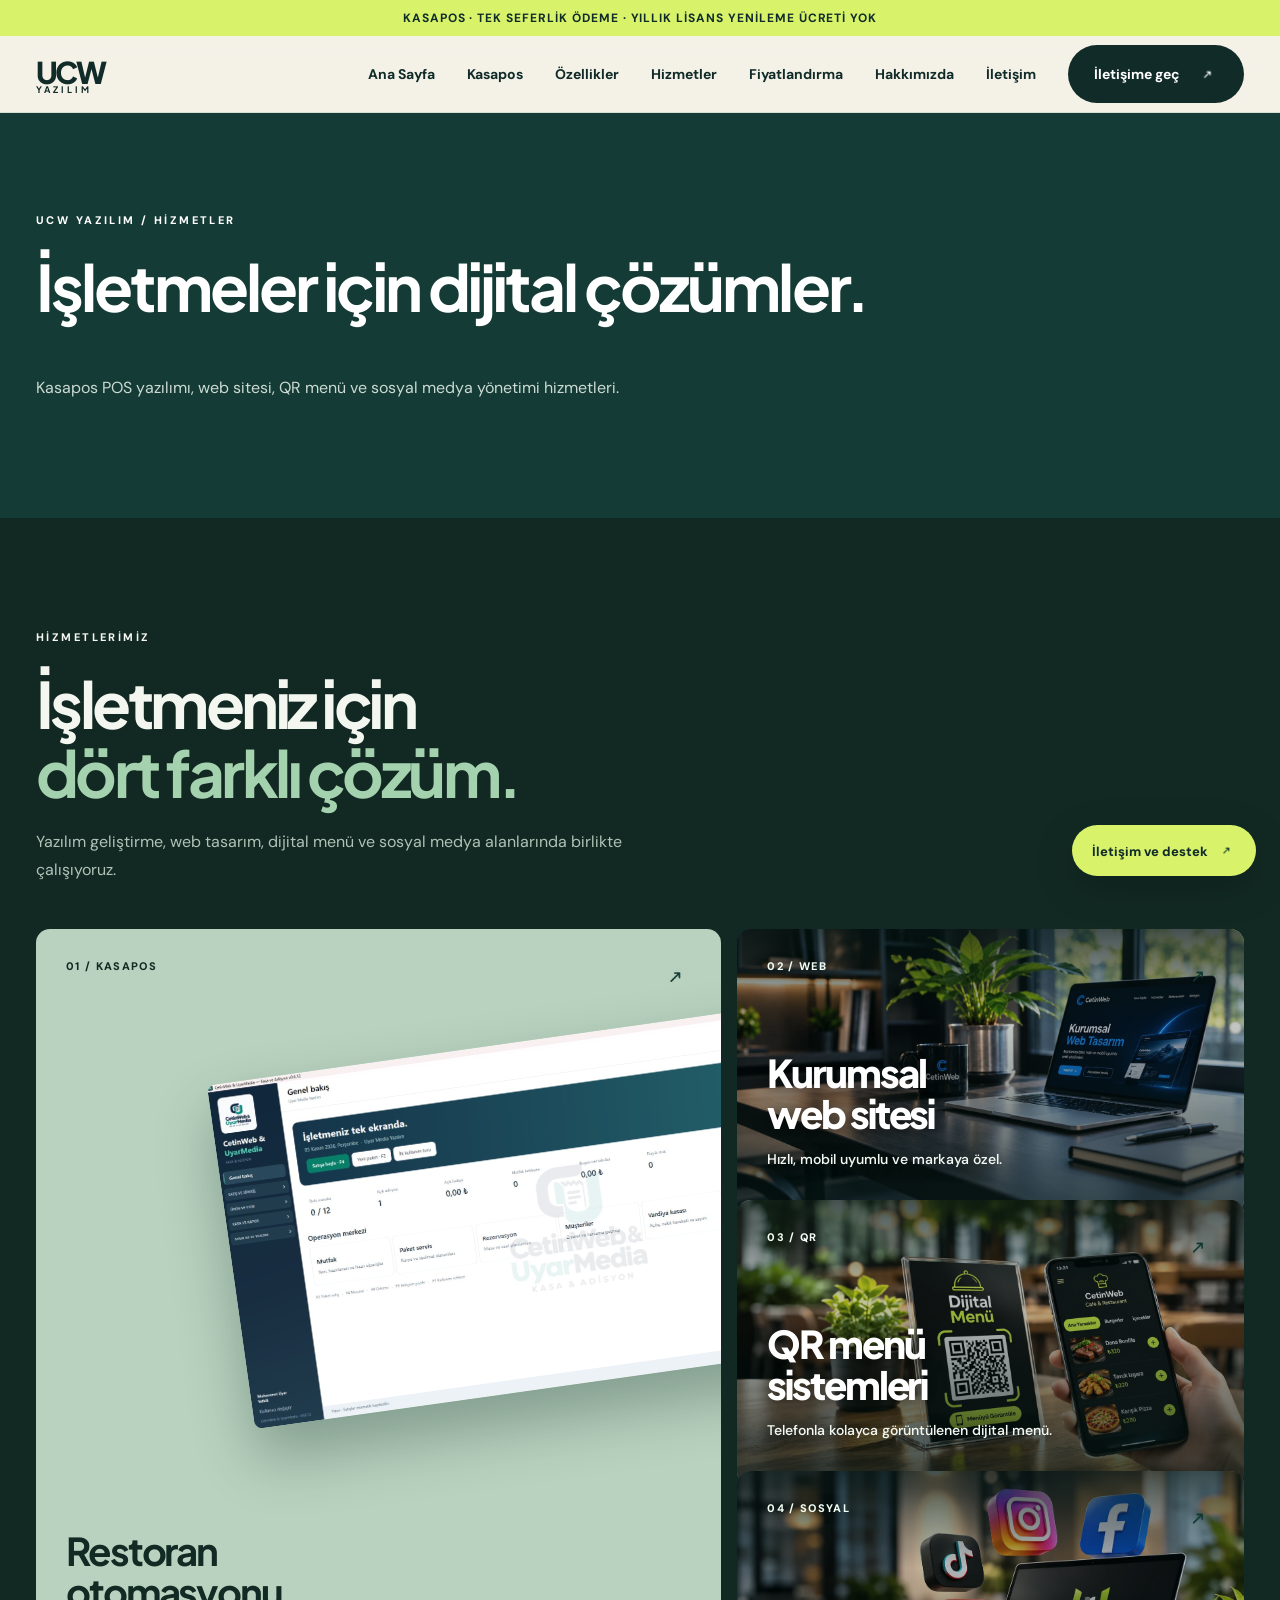
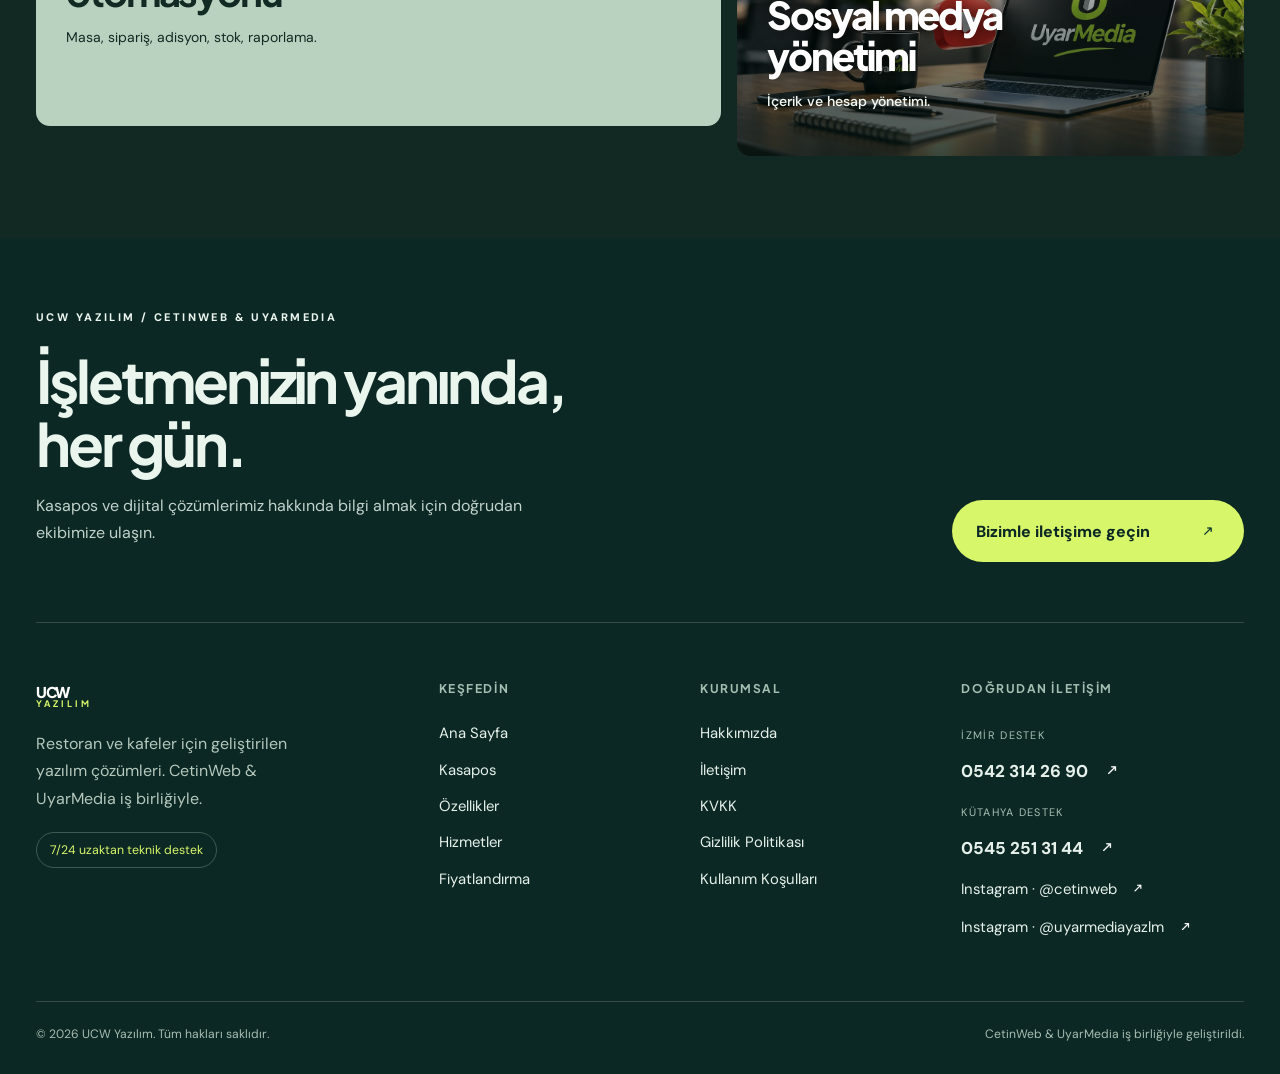
<file: urunler.html>
<!DOCTYPE html>

<html lang="tr"><head><meta charset="utf-8"/><meta content="width=device-width,initial-scale=1" name="viewport"/><meta content="#143b35" name="theme-color"/><title>İşletmeler için dijital çözümler. | UCW Yazılım</title><meta content="Kasapos POS yazılımı, web sitesi, QR menü ve sosyal medya yönetimi hizmetleri." name="description"/><link href="style.css" rel="stylesheet"/><link href="/favicon.ico" rel="icon" type="image/x-icon"/><link href="/favicon.png" rel="icon" type="image/png"/><link href="/apple-touch-icon.png" rel="apple-touch-icon" type="image/png"/><link href="https://ucwyazilim.com.tr/urunler.html" rel="canonical"/><meta content="website" property="og:type"/><meta content="tr_TR" property="og:locale"/><meta content="UCW Yazılım" property="og:site_name"/><meta content="İşletmeler için dijital çözümler. | UCW Yazılım" property="og:title"/><meta content="Kasapos POS yazılımı, web sitesi, QR menü ve sosyal medya yönetimi hizmetleri." property="og:description"/><meta content="https://ucwyazilim.com.tr/urunler.html" property="og:url"/><meta content="https://ucwyazilim.com.tr/assets/satis-ekrani.jpg" property="og:image"/><meta content="summary_large_image" name="twitter:card"/></head><body><div class="announcement">KASAPOS · TEK SEFERLİK ÖDEME · YILLIK LİSANS YENİLEME ÜCRETİ YOK</div><header class="nav"><div class="wrap nav-inner"><a class="brand" href="index.html">UCW<small>YAZILIM</small></a><nav class="links" id="main-nav"><a href="index.html">Ana Sayfa</a><a href="kasapos.html">Kasapos</a><a href="ozellikler.html">Özellikler</a><a href="urunler.html">Hizmetler</a><a href="fiyatlandirma.html">Fiyatlandırma</a><a href="hakkimizda.html">Hakkımızda</a><a href="iletisim.html">İletişim</a><a class="btn btn-dark" href="iletisim.html">İletişime geç <span aria-hidden="true" class="ucw-arrow"></span></a></nav><button aria-controls="main-nav" aria-expanded="false" aria-label="Menüyü aç" class="hamb"><span></span><span></span><span></span></button></div></header><main><section class="page-hero"><div class="wrap"><span class="eyebrow">UCW YAZILIM / HİZMETLER</span><h1>İşletmeler için dijital çözümler.</h1><p>Kasapos POS yazılımı, web sitesi, QR menü ve sosyal medya yönetimi hizmetleri.</p></div></section><section class="section services-editorial"><div class="wrap"><div class="services-heading"><span class="eyebrow">HİZMETLERİMİZ</span><h2>İşletmeniz için<br/><em>dört farklı çözüm.</em></h2><p>Yazılım geliştirme, web tasarım, dijital menü ve sosyal medya alanlarında birlikte çalışıyoruz.</p></div><div class="service-editorial-grid"><a class="service-tile tile-primary" href="kasapos.html"><span class="tile-top">01 / KASAPOS <b><span aria-hidden="true" class="ucw-arrow"></span></b></span><div class="tile-copy"><h3>Restoran<br/>otomasyonu</h3><p>Masa, sipariş, adisyon, stok, raporlama.</p></div><img alt="Kasapos ekranı" src="assets/genel-bakis.jpg"/></a><a class="service-tile tile-web" href="iletisim.html"><img class="service-photo" src="assets/web-tasarim.webp" alt="CetinWeb kurumsal web tasarım çalışma ortamı" loading="lazy" decoding="async"/><span class="tile-top">02 / WEB <b><span aria-hidden="true" class="ucw-arrow"></span></b></span><div class="tile-copy"><h3>Kurumsal<br/>web sitesi</h3><p>Hızlı, mobil uyumlu ve markaya özel.</p></div></span></a><a class="service-tile tile-qr" href="iletisim.html"><img class="service-photo" src="assets/qr-menu.webp" alt="CetinWeb dijital QR menü sistemi" loading="lazy" decoding="async"/><span class="tile-top">03 / QR <b><span aria-hidden="true" class="ucw-arrow"></span></b></span><div class="tile-copy"><h3>QR menü<br/>sistemleri</h3><p>Telefonla kolayca görüntülenen dijital menü.</p></div></a><a class="service-tile tile-social" href="iletisim.html"><img class="service-photo" src="assets/sosyal-medya.webp" alt="UyarMedia sosyal medya yönetimi" loading="lazy" decoding="async"/><span class="tile-top">04 / SOSYAL <b><span aria-hidden="true" class="ucw-arrow"></span></b></span><div class="tile-copy"><h3>Sosyal medya<br/>yönetimi</h3><p>İçerik ve hesap yönetimi.</p></div></a></div></div></section></main><footer class="footer v11-footer"><div class="wrap"><div class="v11-footer-top"><div><span class="eyebrow">UCW YAZILIM / CETINWEB &amp; UYARMEDIA</span><h2>İşletmenizin yanında,<br/>her gün.</h2><p>Kasapos ve dijital çözümlerimiz hakkında bilgi almak için doğrudan ekibimize ulaşın.</p></div><a class="v11-footer-cta" href="iletisim.html">Bizimle iletişime geçin <span><span aria-hidden="true" class="ucw-arrow"></span></span></a></div><div class="v11-footer-grid"><div class="v11-footer-brand"><a class="brand" href="index.html">UCW<small>YAZILIM</small></a><p>Restoran ve kafeler için geliştirilen yazılım çözümleri. CetinWeb &amp; UyarMedia iş birliğiyle.</p><span class="v11-footer-pill">7/24 uzaktan teknik destek</span></div><div><h3>Keşfedin</h3><a href="index.html">Ana Sayfa</a><a href="kasapos.html">Kasapos</a><a href="ozellikler.html">Özellikler</a><a href="urunler.html">Hizmetler</a><a href="fiyatlandirma.html">Fiyatlandırma</a></div><div><h3>Kurumsal</h3><a href="hakkimizda.html">Hakkımızda</a><a href="iletisim.html">İletişim</a><a href="kvkk.html">KVKK</a><a href="gizlilik.html">Gizlilik Politikası</a><a href="kullanim.html">Kullanım Koşulları</a></div><div><h3>Doğrudan iletişim</h3><span class="v11-contact-label">İZMİR DESTEK</span><a class="v11-phone" href="tel:+905423142690">0542 314 26 90 <span aria-hidden="true" class="ucw-arrow"></span></a><span class="v11-contact-label">KÜTAHYA DESTEK</span><a class="v11-phone" href="tel:+905452513144">0545 251 31 44 <span aria-hidden="true" class="ucw-arrow"></span></a><a href="https://instagram.com/cetinweb" rel="noopener" target="_blank">Instagram · @cetinweb <span aria-hidden="true" class="ucw-arrow"></span></a><a href="https://instagram.com/uyarmediayazlm" rel="noopener" target="_blank">Instagram · @uyarmediayazlm <span aria-hidden="true" class="ucw-arrow"></span></a></div></div><div class="v11-footer-bottom"><span>© 2026 UCW Yazılım. Tüm hakları saklıdır.</span><span>CetinWeb &amp; UyarMedia iş birliğiyle geliştirildi.</span></div></div></footer><a aria-label="İletişim ve sosyal medya hesaplarımız" class="wa-float" href="iletisim.html">İletişim ve destek <span aria-hidden="true" class="ucw-arrow"></span></a><script src="script.js"></script></body></html>
</file>
<file: style.css>
@import url('https://fonts.googleapis.com/css2?family=DM+Sans:wght@400;500;600;700&family=Plus+Jakarta+Sans:wght@400;500;600;700;800&display=swap');
:root{--ink:#112b29;--forest:#143b35;--lime:#d8f36a;--cream:#f4f1e8;--line:#d9ddd3;--muted:#5c6d68}*{box-sizing:border-box}html{scroll-behavior:smooth}body{margin:0;color:var(--ink);background:var(--cream);font-family:'DM Sans',sans-serif;font-size:16px}h1,h2,h3,p{margin-top:0}h1,h2,h3{font-family:'Plus Jakarta Sans',sans-serif;letter-spacing:-.045em}h1{font-size:clamp(2.6rem,5vw,5.6rem);line-height:1.07;font-weight:700}h2{font-size:clamp(2rem,3.6vw,4rem);line-height:1.14;font-weight:700}h3{font-size:1.35rem}a{color:inherit;text-decoration:none}button{font:inherit}img{max-width:100%;display:block}.wrap{width:min(1240px,calc(100% - 72px));margin:auto}.announcement{background:var(--lime);text-align:center;font-size:12px;font-weight:700;letter-spacing:.08em;padding:10px}.nav{position:sticky;top:0;z-index:30;background:rgba(244,241,232,.96);backdrop-filter:blur(16px);border-bottom:1px solid #d9ded5}.nav-inner{height:76px;display:flex;align-items:center;justify-content:space-between;gap:25px}.brand{font-size:30px;font-family:'Plus Jakarta Sans';font-weight:800;letter-spacing:-.085em}.brand small{display:block;font-size:9px;letter-spacing:.34em;font-weight:700;margin-top:-7px}.links{display:flex;align-items:center;gap:32px;font-size:14px;font-weight:700}.links a:hover{opacity:.55}.btn{display:inline-flex;align-items:center;justify-content:center;gap:12px;border-radius:100px;padding:16px 25px;font-weight:700;font-size:14px;transition:transform .25s,background .25s;cursor:pointer;border:1px solid transparent}.btn:hover{transform:translateY(-3px)}.btn-dark{background:var(--ink);color:white}.btn-lime{background:var(--lime);color:var(--ink)}.btn-outline{border-color:currentColor}.hamb{display:none;border:0;background:none;font-size:28px}.hero{background:var(--forest);color:white;overflow:hidden}.hero-grid{min-height:690px;display:grid;grid-template-columns:.9fr 1.1fr;align-items:center;gap:30px}.eyebrow{text-transform:uppercase;font-weight:800;font-size:11px;letter-spacing:.22em;display:block;margin-bottom:25px}.hero h1{max-width:650px}.hero h1 em{font-style:normal;color:var(--lime)}.hero p{max-width:480px;color:#d0dfd7;line-height:1.8;font-size:17px}.actions{display:flex;gap:12px;flex-wrap:wrap;margin-top:34px}.hero-visual{position:relative;min-height:540px;display:flex;align-items:center;justify-content:center;perspective:900px}.hero-visual:before{content:'';position:absolute;width:600px;height:600px;border:1px solid #ffffff24;border-radius:50%;box-shadow:0 0 0 70px #ffffff08,0 0 0 145px #ffffff06;animation:orbit 16s linear infinite}.hero-visual .main-shot{width:94%;border:10px solid #182d2a;border-radius:18px;box-shadow:0 40px 90px #071b1a99;transform:rotate(-5deg) translateY(0);animation:float 7s ease-in-out infinite;position:relative;z-index:2}.floating-tag{position:absolute;z-index:3;background:var(--lime);color:var(--ink);font-weight:800;border-radius:12px;padding:16px 20px;box-shadow:0 12px 35px #0a211d55}.tag-a{top:18%;right:0;animation:float 5s ease-in-out infinite}.tag-b{bottom:12%;left:0;background:white;animation:float 6s ease-in-out infinite reverse}.strip{background:var(--lime);overflow:hidden;white-space:nowrap;padding:19px 0;font-size:15px;font-weight:800;letter-spacing:.05em}.ticker{display:inline-block;animation:marquee 30s linear infinite}.ticker span{margin:0 38px}.section{padding:112px 0}.section-heading{display:flex;align-items:end;justify-content:space-between;gap:30px;margin-bottom:44px}.section-heading p{max-width:420px;line-height:1.8;color:var(--muted)}.split{display:grid;grid-template-columns:1fr 1fr;gap:80px;align-items:center}.photo-frame{position:relative;overflow:hidden;border-radius:12px;background:#dde2dc;min-height:430px}.photo-frame img{width:100%;height:100%;object-fit:cover;transition:transform .7s}.photo-frame:hover img{transform:scale(1.045)}.photo-frame .label{position:absolute;bottom:20px;left:20px;background:var(--lime);padding:13px 18px;border-radius:8px;font-weight:800;font-size:13px}.intro-copy p,.feature-copy p{line-height:1.9;color:var(--muted)}.feature-dark{background:#102a27;color:white}.feature-dark .section-heading p{color:#c6d2ce}.feature-tabs{display:flex;gap:10px;flex-wrap:wrap;margin-bottom:30px}.tab{background:transparent;border:1px solid #ffffff50;color:white;padding:12px 19px;border-radius:50px;cursor:pointer;transition:.2s}.tab.active,.tab:hover{background:var(--lime);color:var(--ink);border-color:var(--lime)}.product-stage{border-radius:16px;background:#28433f;padding:45px;position:relative;overflow:hidden}.product-stage img{border-radius:12px;box-shadow:0 30px 60px #0007;width:min(100%,980px);margin:auto;transition:opacity .35s,transform .45s}.product-stage.switching img{opacity:.2;transform:translateY(15px)}.product-caption{margin-top:23px;color:#dbe6df;display:flex;justify-content:space-between;gap:15px}.product-caption strong{color:var(--lime)}.benefits{display:grid;grid-template-columns:repeat(3,1fr);gap:1px;background:#d3d9d0;border:1px solid #d3d9d0}.benefit{background:var(--cream);padding:36px;min-height:260px}.benefit .num{color:#7b8c81;font-size:12px;letter-spacing:.15em}.benefit h3{margin-top:65px}.benefit p{color:var(--muted);line-height:1.7;font-size:14px}.prices{display:grid;grid-template-columns:1fr 1fr;gap:24px}.price{background:white;border-radius:16px;padding:44px;border:1px solid #dce2d8}.price.featured{background:var(--lime)}.price .old{text-decoration:line-through;color:#78857e;font-size:20px}.price .now{font-family:'Plus Jakarta Sans';font-size:clamp(2.5rem,4vw,4rem);font-weight:800;letter-spacing:-.07em;margin:10px 0}.price ul{padding-left:20px;line-height:2.2;margin:25px 0 35px}.price .btn{width:100%}.support{background:#e3e9df}.support-grid{display:grid;grid-template-columns:1fr 1fr;gap:20px}.support-card{background:white;padding:34px;border-radius:14px}.support-card h3{font-size:2rem}.support-card p{color:var(--muted)}.footer{background:#0e2421;color:white;padding:65px 0 25px}.footer-grid{display:flex;justify-content:space-between;gap:35px;flex-wrap:wrap}.footer a{color:#d9e4dc}.footer-bottom{border-top:1px solid #ffffff2a;margin-top:55px;padding-top:20px;color:#a8b9af;font-size:12px}.reveal{opacity:0;transform:translateY(34px);transition:opacity .8s,transform .8s}.reveal.visible{opacity:1;transform:translateY(0)}.page-hero{background:var(--forest);color:white;padding:100px 0}.page-hero p{max-width:650px;color:#cbdad2;line-height:1.8}.page-hero h1{max-width:850px}.copy{max-width:850px;margin:auto;line-height:1.9}.copy p{color:var(--muted)}.wa-float{position:fixed;right:24px;bottom:24px;background:var(--lime);color:var(--ink);padding:15px 20px;border-radius:50px;font-size:13px;font-weight:800;z-index:50;box-shadow:0 12px 40px #0003}@keyframes float{0%,100%{transform:translateY(0) rotate(-3deg)}50%{transform:translateY(-17px) rotate(-1deg)}}@keyframes orbit{to{transform:rotate(360deg)}}@keyframes marquee{to{transform:translateX(-50%)}}@media(max-width:850px){.wrap{width:min(100% - 34px,1240px)}.links{display:none;position:absolute;top:76px;left:0;right:0;background:var(--cream);padding:26px;flex-direction:column;align-items:stretch;box-shadow:0 12px 20px #0002}.links.open{display:flex}.hamb{display:block}.hero-grid,.split{grid-template-columns:1fr}.hero-grid{padding:65px 0 30px}.hero-visual{min-height:370px}.hero-visual:before{width:360px;height:360px}.tag-a{right:0;top:8%}.tag-b{bottom:7%}.section{padding:72px 0}.section-heading{display:block}.benefits{grid-template-columns:1fr}.benefit{min-height:190px}.benefit h3{margin-top:30px}.prices,.support-grid{grid-template-columns:1fr}.product-stage{padding:14px}.product-caption{display:block}.photo-frame{min-height:260px}.footer-grid{display:block}.footer-grid>div{margin-bottom:30px}}@media(prefers-reduced-motion:reduce){*,*:before,*:after{animation:none!important;transition:none!important}.reveal{opacity:1;transform:none}}
/* V7: richer editorial modules and mobile navigation */
.feature-experience{background:#e8eee7;color:#112a27}.feature-intro{max-width:790px;margin-bottom:46px}.feature-intro h2,.services-heading h2{font-size:clamp(2.4rem,5vw,5rem);line-height:1.08;letter-spacing:-.055em;margin:15px 0 20px}.feature-intro h2 i,.services-heading h2 em{font-style:normal;color:#557d68}.feature-intro p,.services-heading p{max-width:610px;line-height:1.8;color:#5c6b63}.feature-showcase{display:grid;grid-template-columns:1.1fr .9fr;gap:45px;align-items:start}.feature-visual{background:#112e2a;border-radius:18px;padding:20px;position:sticky;top:100px;overflow:hidden;box-shadow:0 20px 65px #0e302122}.feature-visual-top{display:flex;justify-content:space-between;gap:15px;font-size:10px;font-weight:800;letter-spacing:.13em;color:#c8e4d4;margin-bottom:20px}.feature-visual img{width:100%;border-radius:8px;box-shadow:0 20px 40px #0005}.feature-visual-foot{color:white;font-size:15px;font-weight:700;display:flex;justify-content:space-between;margin-top:22px}.feature-accordion{border-top:1px solid #b7c7bd}.feature-detail{border-bottom:1px solid #b7c7bd}.feature-detail summary{list-style:none;display:grid;grid-template-columns:40px 1fr 28px;gap:12px;align-items:center;padding:24px 4px;cursor:pointer;font-size:clamp(1.15rem,1.8vw,1.55rem);font-weight:750;letter-spacing:-.035em;transition:color .2s}.feature-detail summary::-webkit-details-marker{display:none}.feature-detail summary:hover{color:#477f5f}.feature-no{font-size:11px;font-weight:700;letter-spacing:.1em;color:#6d8d7a}.feature-plus{font-size:24px;font-weight:400;transition:transform .25s}.feature-detail[open] .feature-plus{transform:rotate(45deg)}.feature-detail-body{padding:0 30px 28px 52px;animation:detailIn .35s ease}.feature-detail-body p{color:#465f54;line-height:1.75;margin:0 0 12px}.feature-detail-body small{font-size:11px;font-weight:800;letter-spacing:.07em;color:#24735c}.feature-footer{margin-top:35px}.feature-footer a{font-weight:800;border-bottom:1px solid currentColor;padding-bottom:6px}.feature-footer a span{margin-left:15px}.services-editorial{background:#122923;color:#f4f6f0}.services-heading{margin-bottom:44px}.services-heading h2 em{color:#a5d2ae}.services-heading p{color:#afc2b6}.service-editorial-grid{display:grid;grid-template-columns:1.2fr .8fr;grid-template-rows:360px 360px;gap:16px}.service-tile{position:relative;overflow:hidden;border-radius:14px;padding:30px;display:flex;flex-direction:column;justify-content:space-between;isolation:isolate;transition:transform .4s,box-shadow .4s}.service-tile:hover{transform:translateY(-7px);box-shadow:0 20px 45px #0003}.service-tile .tile-top{position:relative;z-index:3;display:flex;justify-content:space-between;gap:10px;font-size:11px;letter-spacing:.12em;font-weight:800}.service-tile .tile-top b{font-size:21px}.tile-copy{position:relative;z-index:3;max-width:360px}.tile-copy h3{font-size:clamp(1.8rem,3vw,3rem);letter-spacing:-.055em;line-height:1.07;margin:0 0 14px}.tile-copy p{max-width:300px;line-height:1.6;font-size:14px}.tile-primary{grid-row:span 2;background:#b9d2bf;color:#112a24}.tile-primary .tile-copy{margin-top:auto;margin-bottom:30px}.tile-primary img{width:90%;position:absolute;right:-18%;top:12%;transform:rotate(-8deg);border-radius:8px;box-shadow:0 30px 60px #14302c55;transition:transform .6s}.tile-primary:hover img{transform:rotate(-4deg) translateX(-12px)}.tile-web{background:#dce4d9;color:#1d3029}.tile-qr{background:#d4f078;color:#1d3029}.tile-social{background:#efdfcb;color:#1d3029}.tile-art{position:absolute;right:24px;bottom:-32px;font-size:160px;letter-spacing:-.1em;font-weight:900;line-height:1;opacity:.18;transition:transform .5s}.tile-art-web span{color:#297e56}.tile-qr .tile-art{font-size:200px}.service-tile:hover .tile-art{transform:rotate(-8deg) scale(1.08)}.services-bottom{border-top:1px solid #ffffff38;margin-top:35px;padding-top:24px;display:flex;justify-content:space-between;gap:20px;flex-wrap:wrap}.services-bottom a{font-weight:800;color:#c9efb0}.social-grid{display:grid;grid-template-columns:1fr 1fr;gap:18px}.social-tile{background:#fff;border:1px solid #dbe1d9;border-radius:14px;padding:28px;display:flex;align-items:center;gap:20px;transition:transform .3s,box-shadow .3s}.social-tile:hover{transform:translateY(-5px);box-shadow:0 15px 35px #102a2115}.social-icon{width:60px;height:60px;border-radius:16px;background:#e9e4ec;display:grid;place-items:center;font-size:42px;color:#813b82}.social-tile span:nth-child(2){display:grid;gap:7px;flex:1}.social-tile small{font-size:10px;letter-spacing:.12em;color:#738078}.social-tile strong{font-size:22px}.social-tile b{font-size:24px}.contact-direct{display:flex;flex-wrap:wrap;gap:20px;margin-top:30px}.contact-direct a{border-bottom:1px solid #617b70;padding-bottom:9px;font-weight:700}.hamb{width:48px;height:48px;display:none;align-items:center;justify-content:center;flex-direction:column;gap:6px;background:transparent;border:1px solid #9eb3a7;border-radius:12px;cursor:pointer;z-index:102}.hamb span{width:22px;height:2px;background:#142c26;display:block;transition:transform .4s,opacity .3s}.hamb[aria-expanded="true"] span:first-child{transform:translateY(8px) rotate(45deg)}.hamb[aria-expanded="true"] span:nth-child(2){opacity:0}.hamb[aria-expanded="true"] span:last-child{transform:translateY(-8px) rotate(-45deg)}@keyframes detailIn{from{opacity:0;transform:translateY(-8px)}to{opacity:1;transform:translateY(0)}}
@media(max-width:850px){.hamb{display:flex}.nav{position:relative;z-index:101}.links{display:flex!important;position:fixed;top:0;left:0;right:0;bottom:0;height:100dvh;background:#eaf0e7;padding:110px 7vw 55px;flex-direction:column;align-items:stretch;justify-content:flex-start;gap:0;overflow-y:auto;opacity:0;visibility:hidden;pointer-events:none;transform:translateY(-25px);transition:opacity .35s,transform .45s,visibility .35s;box-shadow:none;z-index:100}.links.open{opacity:1;visibility:visible;pointer-events:auto;transform:translateY(0)}.links>a:not(.btn){display:block;padding:13px 0;border-bottom:1px solid #c7d6c8;font-size:clamp(1.3rem,5vw,2rem);font-weight:800;letter-spacing:-.04em;transform:translateY(20px);opacity:0;transition:transform .5s,opacity .5s}.links.open>a:not(.btn){transform:translateY(0);opacity:1}.links.open>a:nth-child(1){transition-delay:.05s}.links.open>a:nth-child(2){transition-delay:.09s}.links.open>a:nth-child(3){transition-delay:.13s}.links.open>a:nth-child(4){transition-delay:.17s}.links.open>a:nth-child(5){transition-delay:.21s}.links.open>a:nth-child(6){transition-delay:.25s}.links.open>a:nth-child(7){transition-delay:.29s}.links .btn{margin-top:22px;text-align:center;padding:16px}.menu-open{overflow:hidden}.feature-showcase{grid-template-columns:1fr}.feature-visual{position:relative;top:auto}.feature-detail summary{padding:20px 0}.service-editorial-grid{grid-template-columns:1fr;grid-template-rows:auto}.service-tile{min-height:300px}.tile-primary{grid-row:auto;min-height:420px}.tile-primary img{width:76%;right:-15%;top:24%}.social-grid{grid-template-columns:1fr}.social-tile strong{font-size:19px}.feature-intro h2,.services-heading h2{font-size:clamp(2.4rem,9vw,4rem)}}
@media(prefers-reduced-motion:reduce){.links,.links>a,.hamb span,.feature-detail-body{transition:none!important;animation:none!important}}

@media(min-width:851px){.service-editorial-grid{grid-template-columns:1.15fr .85fr;grid-template-rows:repeat(3,255px)}.tile-primary{grid-row:span 3}.tile-primary .tile-copy{margin-bottom:34px}.tile-primary img{top:14%}}

/* V9 — contact, editorial story and module directory */
.quick-contact{position:fixed;right:18px;top:39%;z-index:55;background:#fff;color:#102f29;border:1px solid #dce4dc;border-radius:16px;box-shadow:0 15px 50px #09221d25;padding:13px;width:198px;display:grid;gap:8px;font-family:inherit}
.quick-contact .quick-label{font-size:10px;letter-spacing:.14em;font-weight:800;color:#6d7d76}.quick-contact a{display:grid;gap:3px;color:inherit;text-decoration:none;border-top:1px solid #e6e9e6;padding:9px 0 3px}.quick-contact a span{font-size:12px;color:#63746d}.quick-contact a strong{font-size:13px}.quick-contact a:hover strong{color:#28765e}
.about-lead{background:#133e36;color:white;padding:110px 0 100px}.about-lead h1{font-size:clamp(38px,5.5vw,78px);letter-spacing:-.055em;max-width:970px;line-height:1.09;margin:25px 0}.about-intro{font-size:clamp(18px,2vw,24px);line-height:1.6;max-width:780px;color:#d5e4dc}.about-columns{display:grid;grid-template-columns:1fr 1.3fr;gap:9%;align-items:start}.about-columns h2{font-size:clamp(30px,3.5vw,54px);line-height:1.1;letter-spacing:-.04em}.about-columns p{font-size:17px;line-height:1.9;margin:0 0 23px}.about-links{display:flex;gap:12px;flex-wrap:wrap;margin-top:30px}
.module-library{background:#f5f2e9}.module-head{max-width:700px;margin-bottom:40px}.module-head h2{font-size:clamp(32px,4vw,56px);letter-spacing:-.045em;margin:12px 0}.module-list{border-top:1px solid #b8c9c0}.module-row{border-bottom:1px solid #b8c9c0}.module-row summary{display:flex;align-items:center;gap:22px;padding:25px 10px;cursor:pointer;list-style:none}.module-row summary::-webkit-details-marker{display:none}.module-index{color:#658477;font-size:13px;min-width:35px}.module-row strong{font-size:clamp(18px,2vw,25px);font-weight:650;flex:1}.module-toggle{font-size:25px;font-weight:300}.module-row[open] .module-toggle{transform:rotate(45deg)}.module-row p{max-width:800px;padding:0 45px 25px;margin:0;line-height:1.8;color:#52635a}
@media(max-width:1100px){.quick-contact{right:10px;top:auto;bottom:90px;width:170px;padding:9px}.quick-contact a strong{font-size:11px}}
@media(max-width:760px){.about-lead{padding:75px 0 60px}.about-columns{grid-template-columns:1fr;gap:25px}.about-columns p{font-size:15px}.quick-contact{position:static;width:auto;margin:18px 16px 95px;grid-template-columns:1fr 1fr;gap:8px}.quick-contact .quick-label{grid-column:1/-1}.quick-contact a{padding:10px 4px}.quick-contact a strong{font-size:12px}.module-row summary{gap:12px;padding:20px 0}.module-row p{padding:0 0 20px 30px}}

/* V10: full-feature editorial layout */
.v10-modules{background:#f2f0e8;color:#112e29;padding:90px 0}.v10-heading{max-width:720px;margin-bottom:36px}.v10-heading h2{font-size:clamp(30px,4vw,55px);line-height:1.1;letter-spacing:-.045em;margin:16px 0}.v10-heading p{font-size:17px;line-height:1.65;max-width:650px}.v10-grid{display:grid;grid-template-columns:repeat(3,minmax(0,1fr));gap:14px}.v10-feature{background:#fff;border:1px solid #d8ddd6;border-radius:16px;padding:26px;min-height:185px;transition:transform .25s ease,box-shadow .25s ease}.v10-feature:hover{transform:translateY(-5px);box-shadow:0 15px 40px #173b3020}.v10-num{display:inline-block;color:#588579;font-size:12px;letter-spacing:.1em;margin-bottom:23px}.v10-feature h3{font-size:19px;margin:0 0 12px;letter-spacing:-.025em}.v10-feature p{font-size:14px;line-height:1.65;margin:0;color:#53655f}.v10-app-note{font-size:12px;line-height:1.6;color:#64766e;margin-top:22px;max-width:850px}@media(max-width:850px){.v10-grid{grid-template-columns:repeat(2,minmax(0,1fr))}.v10-modules{padding:60px 0}}@media(max-width:560px){.v10-grid{grid-template-columns:1fr}.v10-feature{min-height:auto;padding:22px}.v10-modules{padding:45px 0}.v10-heading h2{font-size:32px}}

/* V11: curated feature preview and refined site footer */
.v11-intro{max-width:720px;margin-bottom:38px}.v11-intro h2{font-size:clamp(2rem,4.1vw,3.6rem);line-height:1.08;letter-spacing:-.045em;margin:16px 0}.v11-intro p{font-size:1.05rem;line-height:1.7;opacity:.8}.v11-feature-grid{display:grid;grid-template-columns:repeat(3,minmax(0,1fr));gap:14px}.v11-feature{background:#fff;border:1px solid #d9e0d9;border-radius:18px;padding:30px;min-height:260px;display:flex;flex-direction:column;transition:transform .3s,box-shadow .3s}.v11-feature:hover{transform:translateY(-5px);box-shadow:0 20px 45px #102c2516}.v11-feature-num{font-size:.7rem;letter-spacing:.17em;color:#647e74;font-weight:700}.v11-feature h3{font-size:1.3rem;letter-spacing:-.03em;margin:34px 0 10px}.v11-feature p{font-size:.94rem;line-height:1.65;color:#53665f;margin:0 0 24px}.v11-feature a{margin-top:auto;font-size:.85rem;font-weight:750;color:#153e35;text-decoration:none}.v11-feature a:hover{text-decoration:underline}.v11-more{margin-top:20px;background:#123a33;color:#fff;padding:32px 36px;border-radius:20px;display:flex;align-items:center;justify-content:space-between;gap:24px}.v11-more h3{font-size:1.65rem;letter-spacing:-.03em;margin:10px 0}.v11-more p{max-width:570px;opacity:.8;line-height:1.65;margin:0}.v11-more .btn{background:#d8f66a;color:#102a24;white-space:nowrap}.v11-support-tag{font-size:.82rem;font-weight:750;color:#194d3f;margin:8px 0 12px}.v11-footer{background:#0c2824;color:#eaf5ee;padding:0!important}.v11-footer .wrap{max-width:1240px}.v11-footer-top{padding:72px 0 60px;border-bottom:1px solid #ffffff2a;display:flex;align-items:flex-end;justify-content:space-between;gap:30px}.v11-footer-top h2{font-size:clamp(2.2rem,4.6vw,4.2rem);line-height:1.06;letter-spacing:-.05em;margin:14px 0 18px}.v11-footer-top p{max-width:540px;color:#c0d2ca;line-height:1.7}.v11-footer-cta{display:flex;align-items:center;justify-content:space-between;gap:40px;padding:18px 24px;border-radius:100px;background:#d8f66a;color:#0c2824!important;text-decoration:none;font-weight:800;white-space:nowrap}.v11-footer-cta:hover{background:#f1ffa8}.v11-footer-grid{display:grid;grid-template-columns:1.65fr 1fr 1fr 1.3fr;gap:44px;padding:58px 0 62px}.v11-footer-grid>div{display:flex;flex-direction:column;align-items:flex-start;gap:14px}.v11-footer-grid h3{font-size:.75rem;letter-spacing:.13em;text-transform:uppercase;color:#a4c0b3;margin:0 0 12px}.v11-footer-grid a{color:#e5f1ea;text-decoration:none;font-size:.93rem;line-height:1.5}.v11-footer-grid a:hover{color:#d8f66a}.v11-footer-brand p{color:#b4c8bd;max-width:270px;line-height:1.7;margin:6px 0}.v11-footer-pill{border:1px solid #8bb3a15c;border-radius:100px;padding:9px 13px;font-size:.77rem;color:#d8f66a}.v11-contact-label{font-size:.68rem;letter-spacing:.12em;color:#a4c0b3;margin-top:6px}.v11-footer-grid .v11-phone{font-size:1.07rem;font-weight:750}.v11-footer-bottom{border-top:1px solid #ffffff2a;display:flex;justify-content:space-between;gap:20px;padding:24px 0 32px;font-size:.76rem;color:#a6bcb1}.v11-footer .brand{color:#fff}.v11-footer .brand small{color:#d8f66a}
@media(max-width:850px){.v11-feature-grid{grid-template-columns:repeat(2,minmax(0,1fr))}.v11-footer-grid{grid-template-columns:repeat(2,minmax(0,1fr))}.v11-footer-top{align-items:flex-start;flex-direction:column}.v11-more{flex-direction:column;align-items:flex-start}}@media(max-width:560px){.v11-feature-grid{grid-template-columns:1fr}.v11-feature{min-height:220px;padding:24px}.v11-more{padding:26px}.v11-more .btn{white-space:normal}.v11-footer-grid{grid-template-columns:1fr;gap:34px;padding:44px 0}.v11-footer-top{padding:52px 0 40px}.v11-footer-bottom{flex-direction:column}.v11-footer-cta{width:100%}}

/* V12: Home FAQ */
.faq-section{background:#f5f2e9;padding:clamp(70px,8vw,124px) 0;border-top:1px solid rgba(14,48,42,.12)}
.faq-layout{display:grid;grid-template-columns:minmax(240px,.85fr) minmax(0,1.3fr);gap:clamp(35px,7vw,120px);align-items:start}
.faq-intro h2{font-size:clamp(35px,4.3vw,66px);line-height:1.05;letter-spacing:-.045em;margin:20px 0;color:#102e29}
.faq-intro p{max-width:360px;color:#526660;line-height:1.7}
.faq-contact{display:inline-flex;gap:10px;margin-top:25px;color:#102e29;font-weight:700;text-decoration:none;border-bottom:1px solid currentColor;padding-bottom:8px}
.faq-items{border-top:1px solid #bfcac1}
.faq-item{border-bottom:1px solid #bfcac1;color:#102e29}
.faq-item summary{cursor:pointer;list-style:none;display:flex;align-items:center;justify-content:space-between;gap:20px;padding:24px 5px;font-weight:700;font-size:clamp(16px,1.4vw,21px);line-height:1.35}
.faq-item summary::-webkit-details-marker{display:none}
.faq-item summary:focus-visible{outline:2px solid #17574a;outline-offset:3px}
.faq-toggle{flex:none;width:32px;height:32px;border:1px solid #a9b9ad;border-radius:50%;display:grid;place-items:center;transition:background .25s,border-color .25s,transform .25s}
.faq-toggle:before{content:'+';font-size:23px;line-height:1;font-weight:400}
.faq-item[open] .faq-toggle{background:#102e29;color:white;border-color:#102e29;transform:rotate(45deg)}
.faq-answer{max-width:650px;padding:0 48px 24px 5px;color:#4d625b;font-size:16px;line-height:1.75;animation:faqIn .25s ease both}
@keyframes faqIn{from{opacity:0;transform:translateY(-6px)}to{opacity:1;transform:translateY(0)}}
@media(max-width:800px){.faq-layout{grid-template-columns:1fr;gap:28px}.faq-section{padding:65px 0}.faq-intro h2{margin:12px 0}.faq-item summary{padding:21px 0}.faq-answer{padding:0 30px 22px 0;font-size:15px}}
@media(prefers-reduced-motion:reduce){.faq-answer{animation:none}.faq-toggle{transition:none}}

/* V14: Contact section spacing and branded social links */
body:has(.contact-social) .support-grid{margin-bottom:0}
body:has(.contact-social) .support-grid + *{margin-top:0}
body:has(.contact-social) section.section:has(.support-grid){padding-bottom:28px}
body:has(.contact-social) section.contact-social{padding-top:28px}
.contact-social .social-icon{width:60px;height:60px;flex:0 0 60px;overflow:hidden;border-radius:15px;background:#f1ebf3;display:flex;align-items:center;justify-content:center}
.contact-social .social-icon img{width:100%;height:100%;object-fit:contain;display:block}
.contact-social .whatsapp-grid{margin-top:18px}
.contact-social .social-tile{min-width:0}
.contact-social .social-tile strong{overflow-wrap:anywhere}
@media(max-width:760px){body:has(.contact-social) section.section:has(.support-grid){padding-bottom:12px}body:has(.contact-social) section.contact-social{padding-top:12px}.contact-social .social-icon{width:52px;height:52px;flex-basis:52px}.contact-social .social-tile{padding:18px;gap:14px}}

/* V16 final: single contact section and compact mobile layout */
.contact-social{padding-top:56px;padding-bottom:86px}
.contact-social .services-heading{margin-bottom:30px}
.contact-social .services-heading h2{font-size:clamp(2.3rem,5vw,4.5rem);line-height:1.08}
.contact-social .services-heading p{color:#536c64;max-width:670px;line-height:1.7}
.contact-social .social-grid{gap:16px}
.wa-float{white-space:nowrap}
@media(max-width:760px){.contact-social{padding:42px 0 64px!important}.contact-social .services-heading{margin-bottom:22px}.contact-social .services-heading h2{font-size:clamp(2rem,8vw,3.1rem)}.contact-social .social-grid{gap:12px}.contact-social .whatsapp-grid{margin-top:12px}.wa-float{right:14px;bottom:14px;padding:12px 16px;font-size:12px;max-width:calc(100vw - 28px)}.page-hero{padding:62px 0}.page-hero h1{font-size:clamp(2.3rem,9vw,3.7rem);overflow-wrap:break-word}.social-tile{min-width:0}}

/* V17: consistent custom diagonal arrow icon across all pages */
.ucw-arrow{display:inline-block;width:1.65em;height:1.65em;vertical-align:-.42em;margin-left:.24em;background:url("assets/arrow-up-right.png") center/contain no-repeat;flex-shrink:0}
/* Keep mobile navigation accessible throughout scrolling. */
@media(max-width:850px){
 body{padding-top:76px}
 .nav{position:fixed!important;top:0!important;left:0;right:0;width:100%;z-index:1000!important}
 .nav-inner{height:76px}
 .links{position:absolute;top:100%;max-height:calc(100dvh - 76px);overflow-y:auto;overscroll-behavior:contain}
 .hamb{position:relative;z-index:1001;cursor:pointer}
 html{scroll-padding-top:86px}
}


/* V19: Service cards with branded photography and readable copy */
.service-tile.tile-web,.service-tile.tile-qr,.service-tile.tile-social{background:#142b27;color:#fff;min-height:285px}
.service-tile .service-photo{position:absolute;inset:0;width:100%;height:100%;object-fit:cover;object-position:center center;z-index:-2;transition:transform .65s ease,filter .45s ease;filter:saturate(.9)}
.service-tile.tile-web::after,.service-tile.tile-qr::after,.service-tile.tile-social::after{content:"";position:absolute;inset:0;z-index:-1;pointer-events:none;background:linear-gradient(180deg,rgba(5,22,20,.75) 0%,rgba(5,22,20,.24) 34%,rgba(5,22,20,.78) 100%)}
.service-tile.tile-web:hover .service-photo,.service-tile.tile-qr:hover .service-photo,.service-tile.tile-social:hover .service-photo{transform:scale(1.055)}
.service-tile.tile-web .tile-top,.service-tile.tile-qr .tile-top,.service-tile.tile-social .tile-top{color:#f2fff4;text-shadow:0 1px 12px #000a}
.service-tile.tile-web .tile-copy,.service-tile.tile-qr .tile-copy,.service-tile.tile-social .tile-copy{max-width:100%;text-shadow:0 2px 16px #000b}
.service-tile.tile-web .tile-copy h3,.service-tile.tile-qr .tile-copy h3,.service-tile.tile-social .tile-copy h3{color:#fff;font-weight:800}
.service-tile.tile-web .tile-copy p,.service-tile.tile-qr .tile-copy p,.service-tile.tile-social .tile-copy p{color:#f2f7f1;max-width:370px;font-weight:550}
@media(max-width:850px){.service-tile.tile-web,.service-tile.tile-qr,.service-tile.tile-social{min-height:320px}.service-tile .service-photo{object-position:center}}
@media(prefers-reduced-motion:reduce){.service-tile .service-photo{transition:none!important}}

/* V21: Ensure arrow icons remain visible on dark backgrounds. */
.btn-dark .ucw-arrow,
.support-card .btn .ucw-arrow,
.price .btn-dark .ucw-arrow,
.social-tile.dark .ucw-arrow,
.v11-footer .v11-phone .ucw-arrow,
.v11-footer-grid a .ucw-arrow,
.footer a:not(.v11-footer-cta) .ucw-arrow,
a[style*="background:#102"] .ucw-arrow,
a[style*="background: #102"] .ucw-arrow {
  filter: brightness(0) invert(1);
}
/* Keep dark arrows on light green CTA buttons. */
.btn-lime .ucw-arrow,
.v11-footer-cta .ucw-arrow,
.wa-float .ucw-arrow,
.v11-more .btn .ucw-arrow {filter:none;}

/* Fiyatlandırma - tüm özellikler bağlantısı */
.price .ucw-all-features {
  display:flex;align-items:center;justify-content:space-between;gap:16px;
  padding:15px 17px;margin:14px 0 16px;border:1px solid rgba(14,47,41,.22);
  border-radius:14px;text-decoration:none;color:#102e29;
  background:rgba(255,255,255,.38);transition:background .2s,border-color .2s,transform .2s;
}
.price .ucw-all-features:hover,.price .ucw-all-features:focus-visible {
  background:rgba(255,255,255,.72);border-color:#102e29;transform:translateY(-2px);
}
.ucw-all-features strong{display:block;font-size:15px;line-height:1.4}
.ucw-all-features small{display:block;font-size:12px;line-height:1.5;margin-top:5px;opacity:.78}
.ucw-feature-arrow{font-size:27px;font-weight:700;line-height:1;flex-shrink:0}
.ucw-price-note{max-width:880px;margin:26px auto 0;text-align:center;font-size:14px;line-height:1.75;color:#425650}
@media(max-width:600px){
 .price .ucw-all-features{padding:14px;gap:10px}
 .ucw-all-features strong{font-size:14px}
 .ucw-all-features small{font-size:11px}
 .ucw-price-note{padding:0 8px;font-size:13px}
}
</file>
